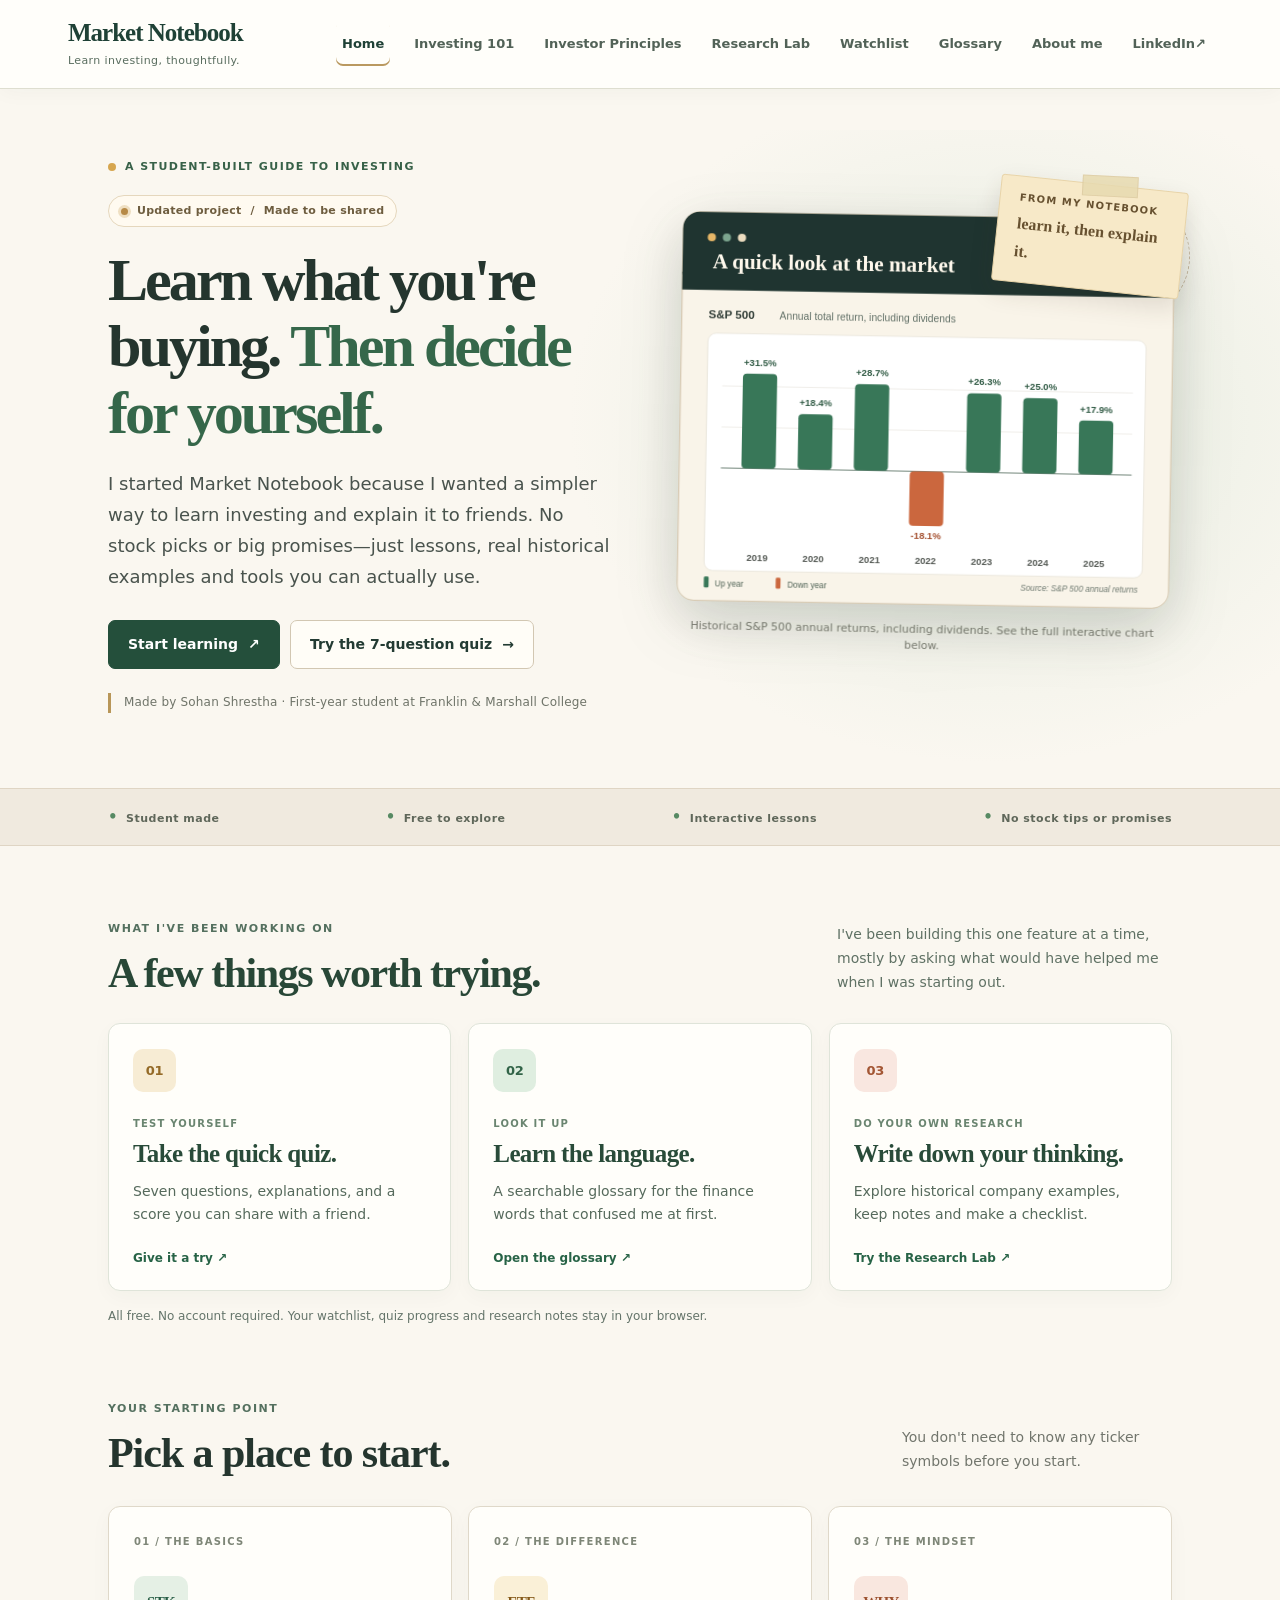
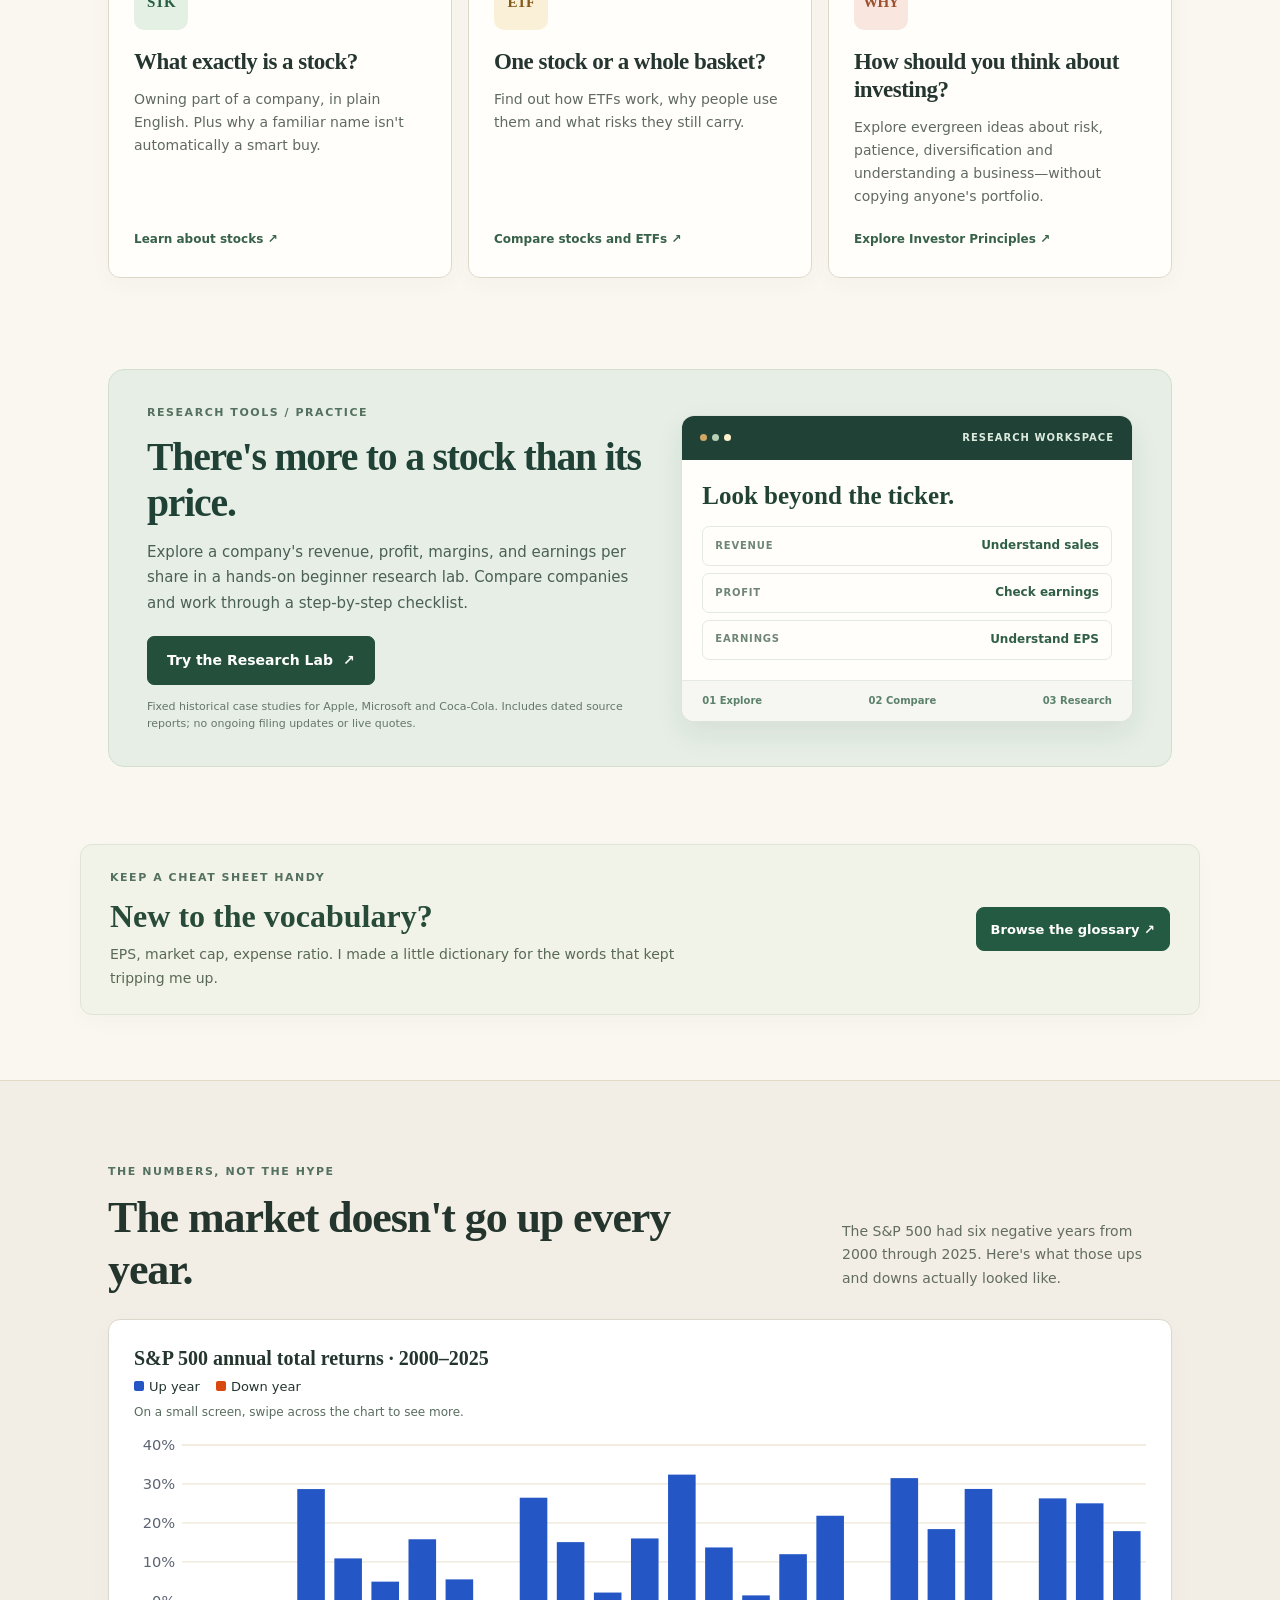
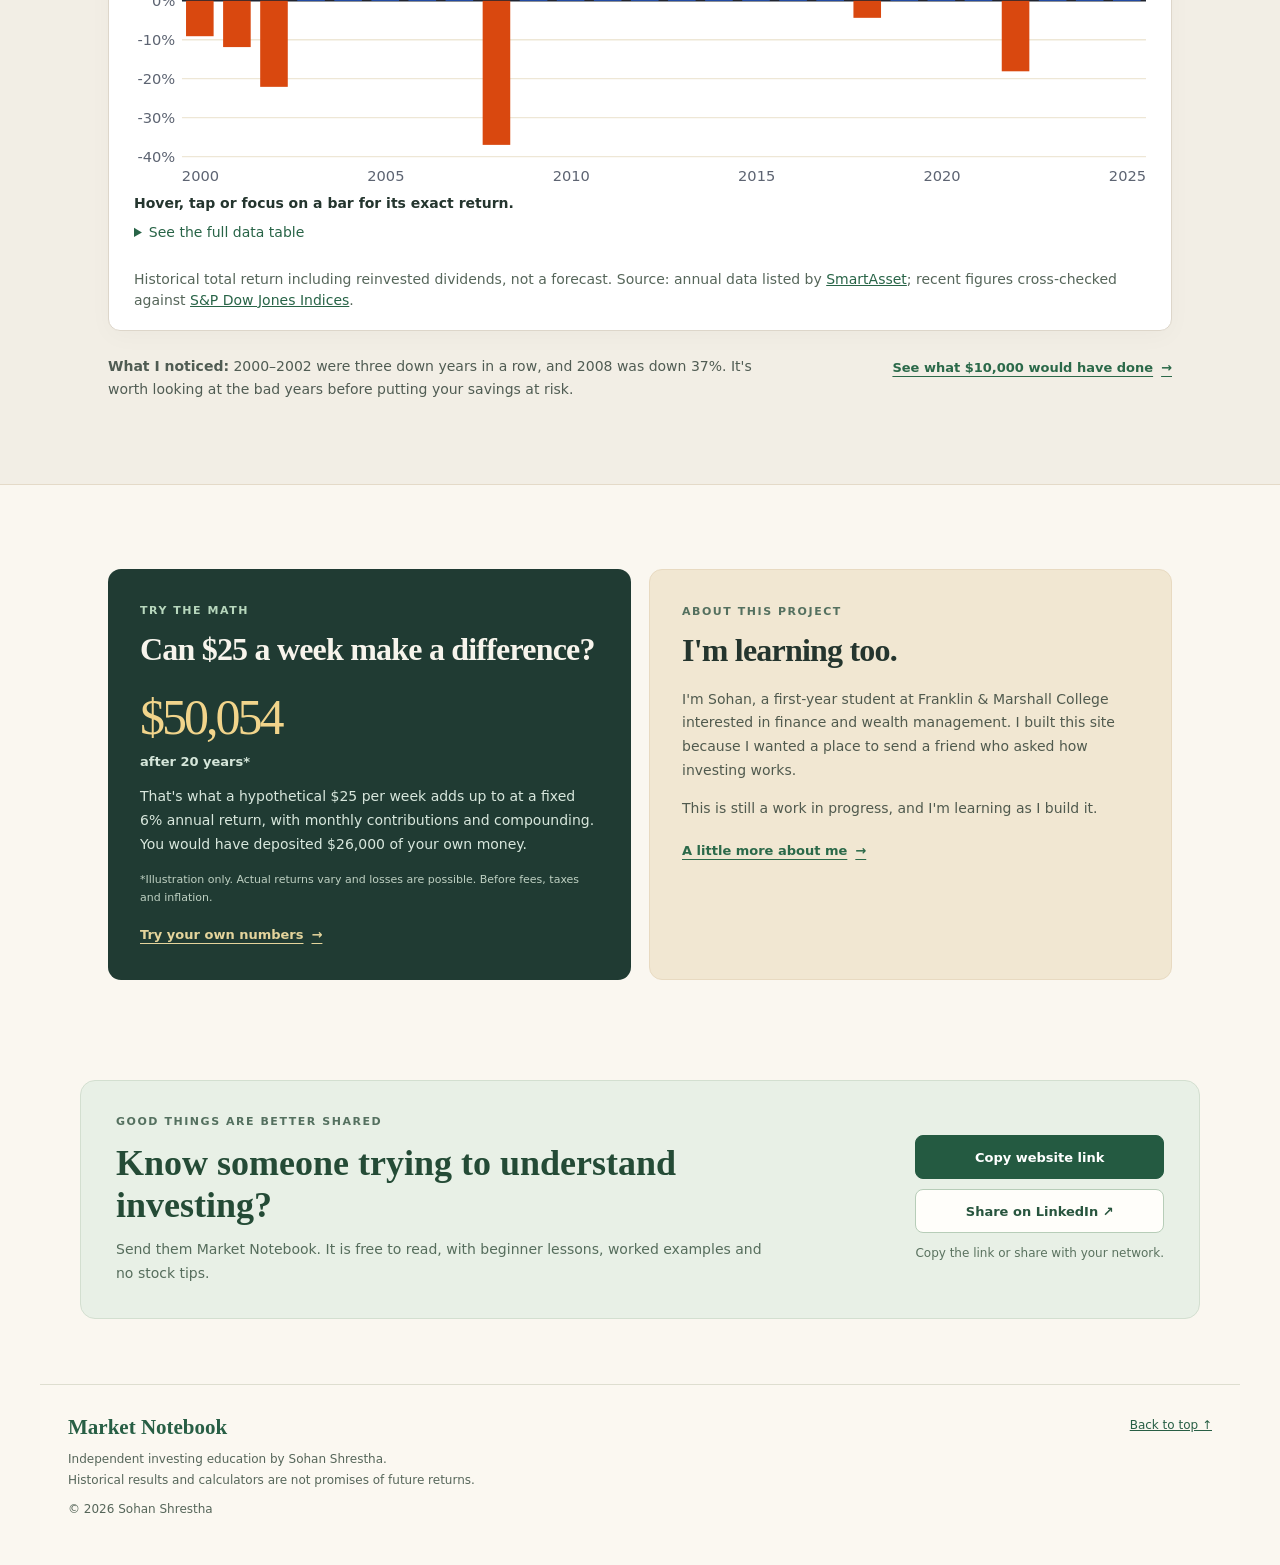
<file: index.html>
<!doctype html>
<html lang="en">
<head>
  <meta charset="utf-8">
  <meta name="viewport" content="width=device-width,initial-scale=1">
  <meta name="theme-color" content="#faf7f0">
  <title>Market Notebook | Learn Investing Without the Hype</title>
  <meta name="description" content="A free, student-built investing guide with a quick quiz, plain-English glossary, calculators and historical company research. Learn the basics without stock tips or hype.">
  <meta property="og:type" content="website">
  <meta property="og:site_name" content="Market Notebook">
  <meta property="og:title" content="Market Notebook | Investing for College Students">
  <meta property="og:description" content="A college freshman’s investing project: learn the basics, take the quiz, explore company case studies and build your own watchlist. Free, no hype.">
  <meta property="og:url" content="https://sohan660.github.io/Market-Notebook/">
  <meta name="twitter:card" content="summary_large_image">
  <link rel="canonical" href="https://sohan660.github.io/Market-Notebook/">
  <link rel="icon" href="favicon.svg" type="image/svg+xml">
  <link rel="stylesheet" href="styles.css">
  <script defer src="script.js"></script><script defer src="share.js"></script>
<link rel="stylesheet" href="site.css"><link rel="stylesheet" href="features.css">

<!-- Social media preview -->
<meta property="og:image" content="https://sohan660.github.io/Market-Notebook/social-preview.png">
<meta property="og:image:width" content="1200">
<meta property="og:image:height" content="630">
<meta name="twitter:image" content="https://sohan660.github.io/Market-Notebook/social-preview.png">
<meta property="og:image:alt" content="Market Notebook, a beginner investing guide built by a college student">
<script defer src="nav.js"></script>
<link rel="stylesheet" href="enhancements.css">
<link rel="stylesheet" href="refresh.css">
</head>
<body class="home-page"><a class="skip-link" href="#main-content">Skip to content</a>
<header class="site-header"><nav class="site-nav" aria-label="Main navigation"><a class="site-brand" href="index.html">Market Notebook<span>Learn investing, thoughtfully.</span></a><button type="button" class="mobile-menu-toggle" aria-controls="site-links" aria-expanded="false" aria-label="Open navigation" hidden><span class="menu-label">Menu</span><span aria-hidden="true">☰</span></button><div class="site-links" id="site-links"><a href="index.html" aria-current="page">Home</a><a href="start.html">Investing 101</a><a href="investors.html">Investor Principles</a><a href="research.html">Research Lab</a><a href="watchlist.html">Watchlist</a><a href="glossary.html">Glossary</a><a href="about.html">About me</a><a href="https://www.linkedin.com/in/sohvn/" target="_blank" rel="noopener noreferrer">LinkedIn <span aria-hidden="true">↗</span></a></div></nav></header>
<main id="main-content" tabindex="-1">
  <noscript><div class="wrap"><div class="note"><b>JavaScript is disabled.</b> The market chart below needs JavaScript, but the lessons, linked sources and research are still available.</div></div></noscript>

  <section class="home-hero home-container" aria-labelledby="home-title">
    <div class="home-hero-copy">
      <p class="home-kicker"><span class="home-kicker-dot" aria-hidden="true"></span> A STUDENT-BUILT GUIDE TO INVESTING</p>
      <div class="home-release-stamp"><span class="release-dot" aria-hidden="true"></span> Updated project <span aria-hidden="true">/</span> Made to be shared</div>
      <h1 id="home-title">Learn what you're buying. <em>Then decide for yourself.</em></h1>
      <p class="home-lead">I started Market Notebook because I wanted a simpler way to learn investing and explain it to friends. No stock picks or big promises—just lessons, real historical examples and tools you can actually use.</p>
      <div class="home-actions">
        <a class="home-button home-button-primary" href="start.html">Start learning <span aria-hidden="true">↗</span></a>
        <a class="home-button home-button-secondary" href="start.html#quiz-section">Try the 7-question quiz <span aria-hidden="true">→</span></a>
      </div>
      <p class="home-byline">Made by Sohan Shrestha <span aria-hidden="true">·</span> First-year student at Franklin &amp; Marshall College</p>
    </div>
    <div class="home-hero-art">
      <div class="home-visual-note" aria-hidden="true"><span>from my notebook</span><strong>learn it, then explain it.</strong></div>
      <figure class="home-visual">
        <img src="homepage-graphic.svg" width="720" height="570" alt="An illustrated chart showing real S&amp;P 500 annual returns for 2019 through 2025. Most years are green, but 2022 is orange at negative 18.1 percent." fetchpriority="high">
        <figcaption>Historical S&amp;P 500 annual returns, including dividends. See the full interactive chart below.</figcaption>
      </figure>
    </div>
  </section>

  <section class="home-intro-band" aria-label="About the guide">
    <div class="home-container home-band-inner">
      <span>Student made</span><span>Free to explore</span><span>Interactive lessons</span><span>No stock tips or promises</span>
    </div>
  </section>

  <section class="home-container home-updated" id="explore" aria-labelledby="home-updated-heading">
    <div class="home-updated-top">
      <div><span class="home-overline">WHAT I'VE BEEN WORKING ON</span><h2 id="home-updated-heading">A few things worth trying.</h2></div>
      <p>I've been building this one feature at a time, mostly by asking what would have helped me when I was starting out.</p>
    </div>
    <div class="home-update-grid">
      <a class="home-update-card" href="start.html#quiz-section">
        <span class="update-icon update-icon-amber" aria-hidden="true">01</span>
        <span class="update-tag">TEST YOURSELF</span>
        <h3>Take the quick quiz.</h3>
        <p>Seven questions, explanations, and a score you can share with a friend.</p>
        <span class="update-link">Give it a try <span aria-hidden="true">↗</span></span>
      </a>
      <a class="home-update-card" href="glossary.html">
        <span class="update-icon" aria-hidden="true">02</span>
        <span class="update-tag">LOOK IT UP</span>
        <h3>Learn the language.</h3>
        <p>A searchable glossary for the finance words that confused me at first.</p>
        <span class="update-link">Open the glossary <span aria-hidden="true">↗</span></span>
      </a>
      <a class="home-update-card" href="research.html?company=aapl&amp;tab=notes">
        <span class="update-icon update-icon-rust" aria-hidden="true">03</span>
        <span class="update-tag">DO YOUR OWN RESEARCH</span>
        <h3>Write down your thinking.</h3>
        <p>Explore historical company examples, keep notes and make a checklist.</p>
        <span class="update-link">Try the Research Lab <span aria-hidden="true">↗</span></span>
      </a>
    </div>
    <p class="home-update-foot">All free. No account required. Your watchlist, quiz progress and research notes stay in your browser.</p>
  </section>

  <section class="home-container home-learn" aria-labelledby="home-learn-title">
    <div class="home-section-heading">
      <div><span class="home-overline">YOUR STARTING POINT</span><h2 id="home-learn-title">Pick a place to start.</h2></div>
      <p>You don't need to know any ticker symbols before you start.</p>
    </div>
    <div class="home-lessons">
      <a class="home-lesson" href="start.html#stocks">
        <span class="home-lesson-number">01 / THE BASICS</span>
        <span class="home-lesson-symbol" aria-hidden="true">STK</span>
        <h3>What exactly is a stock?</h3>
        <p>Owning part of a company, in plain English. Plus why a familiar name isn't automatically a smart buy.</p>
        <span class="home-linkline">Learn about stocks <span aria-hidden="true">↗</span></span>
      </a>
      <a class="home-lesson" href="start.html#difference">
        <span class="home-lesson-number">02 / THE DIFFERENCE</span>
        <span class="home-lesson-symbol home-lesson-symbol-amber" aria-hidden="true">ETF</span>
        <h3>One stock or a whole basket?</h3>
        <p>Find out how ETFs work, why people use them and what risks they still carry.</p>
        <span class="home-linkline">Compare stocks and ETFs <span aria-hidden="true">↗</span></span>
      </a>
      <a class="home-lesson" href="investors.html">
        <span class="home-lesson-number">03 / THE MINDSET</span>
        <span class="home-lesson-symbol home-lesson-symbol-terracotta" aria-hidden="true">WHY</span>
        <h3>How should you think about investing?</h3>
        <p>Explore evergreen ideas about risk, patience, diversification and understanding a business—without copying anyone's portfolio.</p>
        <span class="home-linkline">Explore Investor Principles <span aria-hidden="true">↗</span></span>
      </a>
    </div>
  </section>

  <section class="home-container home-lab-promo" aria-labelledby="home-lab-title">
    <div class="home-lab-promo-copy">
      <span class="home-overline">RESEARCH TOOLS / PRACTICE</span>
      <h2 id="home-lab-title">There's more to a stock than its price.</h2>
      <p>Explore a company's revenue, profit, margins, and earnings per share in a hands-on beginner research lab. Compare companies and work through a step-by-step checklist.</p>
      <a class="home-button home-button-primary" href="research.html">Try the Research Lab <span aria-hidden="true">↗</span></a>
      <p class="home-lab-promo-note">Fixed historical case studies for Apple, Microsoft and Coca-Cola. Includes dated source reports; no ongoing filing updates or live quotes.</p>
    </div>
    <div class="home-lab-mini" aria-hidden="true">
      <div class="home-lab-mini-top"><span class="home-lab-mini-dots"><i></i><i></i><i></i></span><span>RESEARCH WORKSPACE</span></div>
      <div class="home-lab-mini-title">Look beyond the ticker.</div>
      <div class="home-lab-mini-grid"><span>REVENUE <b>Understand sales</b></span><span>PROFIT <b>Check earnings</b></span><span>EARNINGS <b>Understand EPS</b></span></div>
      <div class="home-lab-mini-bottom"><span>01 Explore</span><span>02 Compare</span><span>03 Research</span></div>
    </div>
  </section>

  <section class="home-container home-glossary-cta" aria-labelledby="glossary-teaser-title">
  <div><span class="home-overline">KEEP A CHEAT SHEET HANDY</span><h2 id="glossary-teaser-title">New to the vocabulary?</h2><p>EPS, market cap, expense ratio. I made a little dictionary for the words that kept tripping me up.</p></div>
  <a class="feature-btn primary" href="glossary.html">Browse the glossary ↗</a>
</section>
<section class="home-market-wrap" id="market-history" aria-labelledby="home-market-title">
    <div class="home-container">
      <div class="home-market-top">
        <div><span class="home-overline">THE NUMBERS, NOT THE HYPE</span><h2 id="home-market-title">The market doesn't go up every year.</h2></div>
        <p>The S&amp;P 500 had six negative years from 2000 through 2025. Here's what those ups and downs actually looked like.</p>
      </div>
      <figure class="chart home-chart" data-chart="sp">
        <h3>S&amp;P 500 annual total returns · 2000–2025</h3>
        <div class="legend"></div>
        <p class="chart-scroll-hint">On a small screen, swipe across the chart to see more.</p><div class="plot" tabindex="0" role="region" aria-label="Scrollable chart"></div>
        <div class="readout" role="status" aria-live="polite">Hover, tap or focus on a bar for its exact return.</div>
        <details><summary>See the full data table</summary><div class="tbl"></div></details>
        <figcaption>Historical total return including reinvested dividends, not a forecast. Source: annual data listed by <a href="https://smartasset.com/investing/sp-500-average-annual-return" target="_blank" rel="noopener noreferrer">SmartAsset</a>; recent figures cross-checked against <a href="https://www.spglobal.com/spdji/en/commentary/article/us-equities-market-attributes" target="_blank" rel="noopener noreferrer">S&amp;P Dow Jones Indices</a>.</figcaption>
      </figure>
      <div class="home-market-foot">
        <p><strong>What I noticed:</strong> 2000–2002 were three down years in a row, and 2008 was down 37%. It's worth looking at the bad years before putting your savings at risk.</p>
        <a href="start.html#market" class="home-inline-link">See what $10,000 would have done <span aria-hidden="true">→</span></a>
      </div>
    </div>
  </section>

  <section class="home-container home-bottom" aria-label="Explore investing further">
    <div class="home-math-card">
      <span class="home-overline">TRY THE MATH</span>
      <h2>Can $25 a week make a difference?</h2>
      <p class="home-number">$50,054<span> after 20 years*</span></p>
      <p>That's what a hypothetical $25 per week adds up to at a fixed 6% annual return, with monthly contributions and compounding. You would have deposited $26,000 of your own money.</p>
      <p class="home-footnote">*Illustration only. Actual returns vary and losses are possible. Before fees, taxes and inflation.</p>
      <a href="start.html#compounding" class="home-inline-link">Try your own numbers <span aria-hidden="true">→</span></a>
    </div>
    <div class="home-author-card">
      <span class="home-overline">ABOUT THIS PROJECT</span>
      <h2>I'm learning too.</h2>
      <p>I'm Sohan, a first-year student at Franklin &amp; Marshall College interested in finance and wealth management. I built this site because I wanted a place to send a friend who asked how investing works.</p>
      <p>This is still a work in progress, and I'm learning as I build it.</p>
      <a href="about.html" class="home-inline-link">A little more about me <span aria-hidden="true">→</span></a>
    </div>
  </section>

  <section class="home-container share-invite" aria-labelledby="share-site-heading">
  <div><span class="home-overline">GOOD THINGS ARE BETTER SHARED</span><h2 id="share-site-heading">Know someone trying to understand investing?</h2><p>Send them Market Notebook. It is free to read, with beginner lessons, worked examples and no stock tips.</p></div>
  <div class="share-actions"><button type="button" class="feature-btn primary" id="copy-site-link">Copy website link</button><a class="feature-btn" href="https://www.linkedin.com/sharing/share-offsite/?url=https%3A%2F%2Fsohan660.github.io%2FMarket-Notebook%2F" target="_blank" rel="noopener noreferrer">Share on LinkedIn ↗</a><p role="status" aria-live="polite" id="share-status">Copy the link or share with your network.</p></div>
</section>
</main>
<footer class="site-footer"><div><a class="footer-brand" href="index.html">Market Notebook</a><p>Independent investing education by Sohan Shrestha.<br>Historical results and calculators are not promises of future returns.</p><span>© 2026 Sohan Shrestha</span></div><a href="#main-content">Back to top ↑</a></footer>
</body>
</html>
</file>
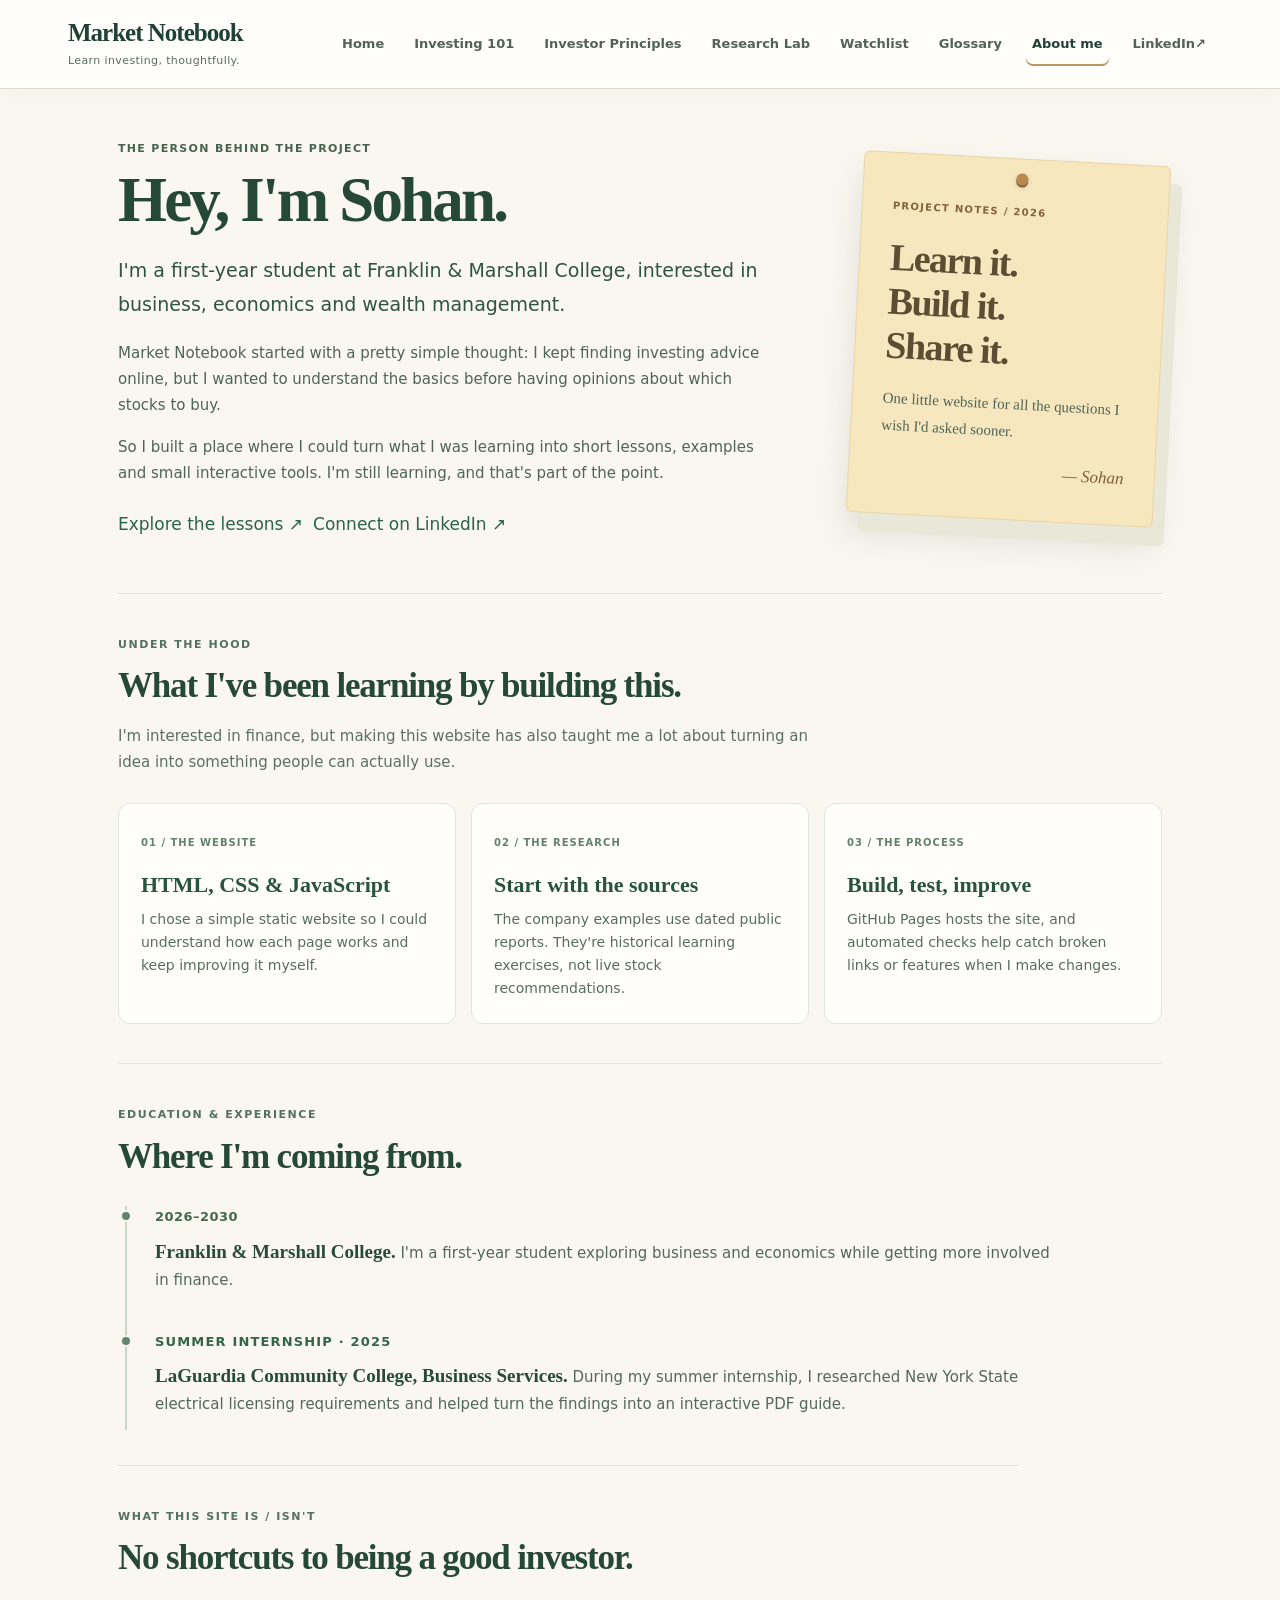
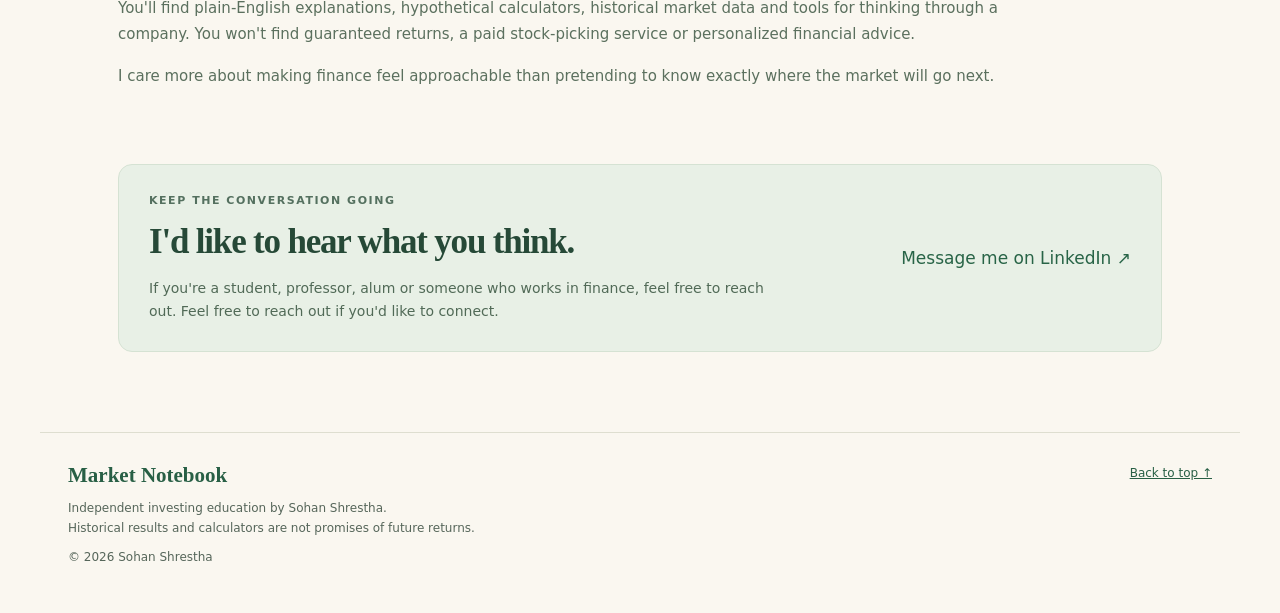
<file: about.html>
<!doctype html>
<html lang="en">
<head>
  <meta charset="utf-8">
  <meta name="viewport" content="width=device-width, initial-scale=1">

  <title>About the Student Behind Market Notebook | Sohan Shrestha</title>

  <meta name="description" content="Meet the first-year college student behind Market Notebook. How I built a free investing guide with HTML, CSS, JavaScript, historical research and GitHub Pages.">

  <link rel="icon" href="favicon.svg" type="image/svg+xml">
  <link rel="stylesheet" href="styles.css">
  
<link rel="canonical" href="https://sohan660.github.io/Market-Notebook/about.html"><link rel="stylesheet" href="site.css">

<!-- Social media preview -->
<meta property="og:type" content="website">
<meta property="og:title" content="About Sohan | Market Notebook">
<meta property="og:description" content="The story behind a free investing project built by a first-year college student.">
<meta property="og:url" content="https://sohan660.github.io/Market-Notebook/about.html">
<meta property="og:image" content="https://sohan660.github.io/Market-Notebook/social-preview.png">
<meta property="og:image:width" content="1200">
<meta property="og:image:height" content="630">
<meta name="twitter:card" content="summary_large_image">
<meta name="twitter:image" content="https://sohan660.github.io/Market-Notebook/social-preview.png">
<script defer src="nav.js"></script>
<link rel="stylesheet" href="enhancements.css">
<link rel="stylesheet" href="refresh.css">
</head>

<body class="reading-page about-page"><a class="skip-link" href="#main-content">Skip to content</a>

<header class="site-header"><nav class="site-nav" aria-label="Main navigation"><a class="site-brand" href="index.html">Market Notebook<span>Learn investing, thoughtfully.</span></a><button type="button" class="mobile-menu-toggle" aria-controls="site-links" aria-expanded="false" aria-label="Open navigation" hidden><span class="menu-label">Menu</span><span aria-hidden="true">☰</span></button><div class="site-links" id="site-links"><a href="index.html">Home</a><a href="start.html">Investing 101</a><a href="investors.html">Investor Principles</a><a href="research.html">Research Lab</a><a href="watchlist.html">Watchlist</a><a href="glossary.html">Glossary</a><a href="about.html" aria-current="page">About me</a><a href="https://www.linkedin.com/in/sohvn/" target="_blank" rel="noopener noreferrer">LinkedIn <span aria-hidden="true">↗</span></a></div></nav></header>

<main class="wrap about-wrap" id="main-content" tabindex="-1">
<section class="about-hero">
  <div class="about-hero-copy">
    <p class="eyebrow">THE PERSON BEHIND THE PROJECT</p>
    <h1>Hey, I'm Sohan.</h1>
    <p class="lead">I'm a first-year student at Franklin &amp; Marshall College, interested in business, economics and wealth management.</p>
    <p>Market Notebook started with a pretty simple thought: I kept finding investing advice online, but I wanted to understand the basics before having opinions about which stocks to buy.</p>
    <p>So I built a place where I could turn what I was learning into short lessons, examples and small interactive tools. I'm still learning, and that's part of the point.</p>
    <div class="about-hero-links"><a class="feature-btn primary" href="start.html">Explore the lessons ↗</a><a class="feature-btn" href="https://www.linkedin.com/in/sohvn/" target="_blank" rel="noopener noreferrer">Connect on LinkedIn ↗</a></div>
  </div>
  <aside class="about-desk-note" aria-label="About this project">
    <span class="note-pin" aria-hidden="true"></span>
    <span class="about-note-label">PROJECT NOTES / 2026</span>
    <h2>Learn it.<br>Build it.<br>Share it.</h2>
    <p>One little website for all the questions I wish I'd asked sooner.</p>
    <span class="about-signed">— Sohan</span>
  </aside>
</section>
<section class="about-approach" aria-labelledby="how-built-heading">
  <div class="about-section-heading"><span class="home-overline">UNDER THE HOOD</span><h2 id="how-built-heading">What I've been learning by building this.</h2><p>I'm interested in finance, but making this website has also taught me a lot about turning an idea into something people can actually use.</p></div>
  <div class="about-build-grid">
    <article><span>01 / THE WEBSITE</span><h3>HTML, CSS &amp; JavaScript</h3><p>I chose a simple static website so I could understand how each page works and keep improving it myself.</p></article>
    <article><span>02 / THE RESEARCH</span><h3>Start with the sources</h3><p>The company examples use dated public reports. They're historical learning exercises, not live stock recommendations.</p></article>
    <article><span>03 / THE PROCESS</span><h3>Build, test, improve</h3><p>GitHub Pages hosts the site, and automated checks help catch broken links or features when I make changes.</p></article>
  </div>
</section>
<section class="about-background" aria-labelledby="about-background-heading">
  <span class="home-overline">EDUCATION &amp; EXPERIENCE</span>
  <h2 id="about-background-heading">Where I'm coming from.</h2>
  <ol class="about-timeline" aria-label="Education and internship experience">
    <li class="about-timeline-entry">
      <span class="about-timeline-date">2026–2030</span>
      <p><strong>Franklin &amp; Marshall College.</strong> I'm a first-year student exploring business and economics while getting more involved in finance.</p>
    </li>
    <li class="about-timeline-entry about-timeline-internship">
      <span class="about-timeline-date">SUMMER INTERNSHIP · 2025</span>
      <p><strong>LaGuardia Community College, Business Services.</strong> During my summer internship, I researched New York State electrical licensing requirements and helped turn the findings into an interactive PDF guide.</p>
    </li>
  </ol>
</section>
<section class="about-values" aria-labelledby="about-values-heading">
  <span class="home-overline">WHAT THIS SITE IS / ISN'T</span><h2 id="about-values-heading">No shortcuts to being a good investor.</h2>
  <p>You'll find plain-English explanations, hypothetical calculators, historical market data and tools for thinking through a company. You won't find guaranteed returns, a paid stock-picking service or personalized financial advice.</p>
  <p>I care more about making finance feel approachable than pretending to know exactly where the market will go next.</p>
</section>
<section class="about-contact" id="contact" aria-labelledby="about-contact-heading">
  <div><span class="home-overline">KEEP THE CONVERSATION GOING</span><h2 id="about-contact-heading">I'd like to hear what you think.</h2><p>If you're a student, professor, alum or someone who works in finance, feel free to reach out. Feel free to reach out if you'd like to connect.</p></div>
  <div class="about-contact-links"><a class="feature-btn primary" href="https://www.linkedin.com/in/sohvn/" target="_blank" rel="noopener noreferrer">Message me on LinkedIn ↗</a></div>
</section>
</main>

<footer class="site-footer"><div><a class="footer-brand" href="index.html">Market Notebook</a><p>Independent investing education by Sohan Shrestha.<br>Historical results and calculators are not promises of future returns.</p><span>© 2026 Sohan Shrestha</span></div><a href="#main-content">Back to top ↑</a></footer>

</body>
</html>
</file>
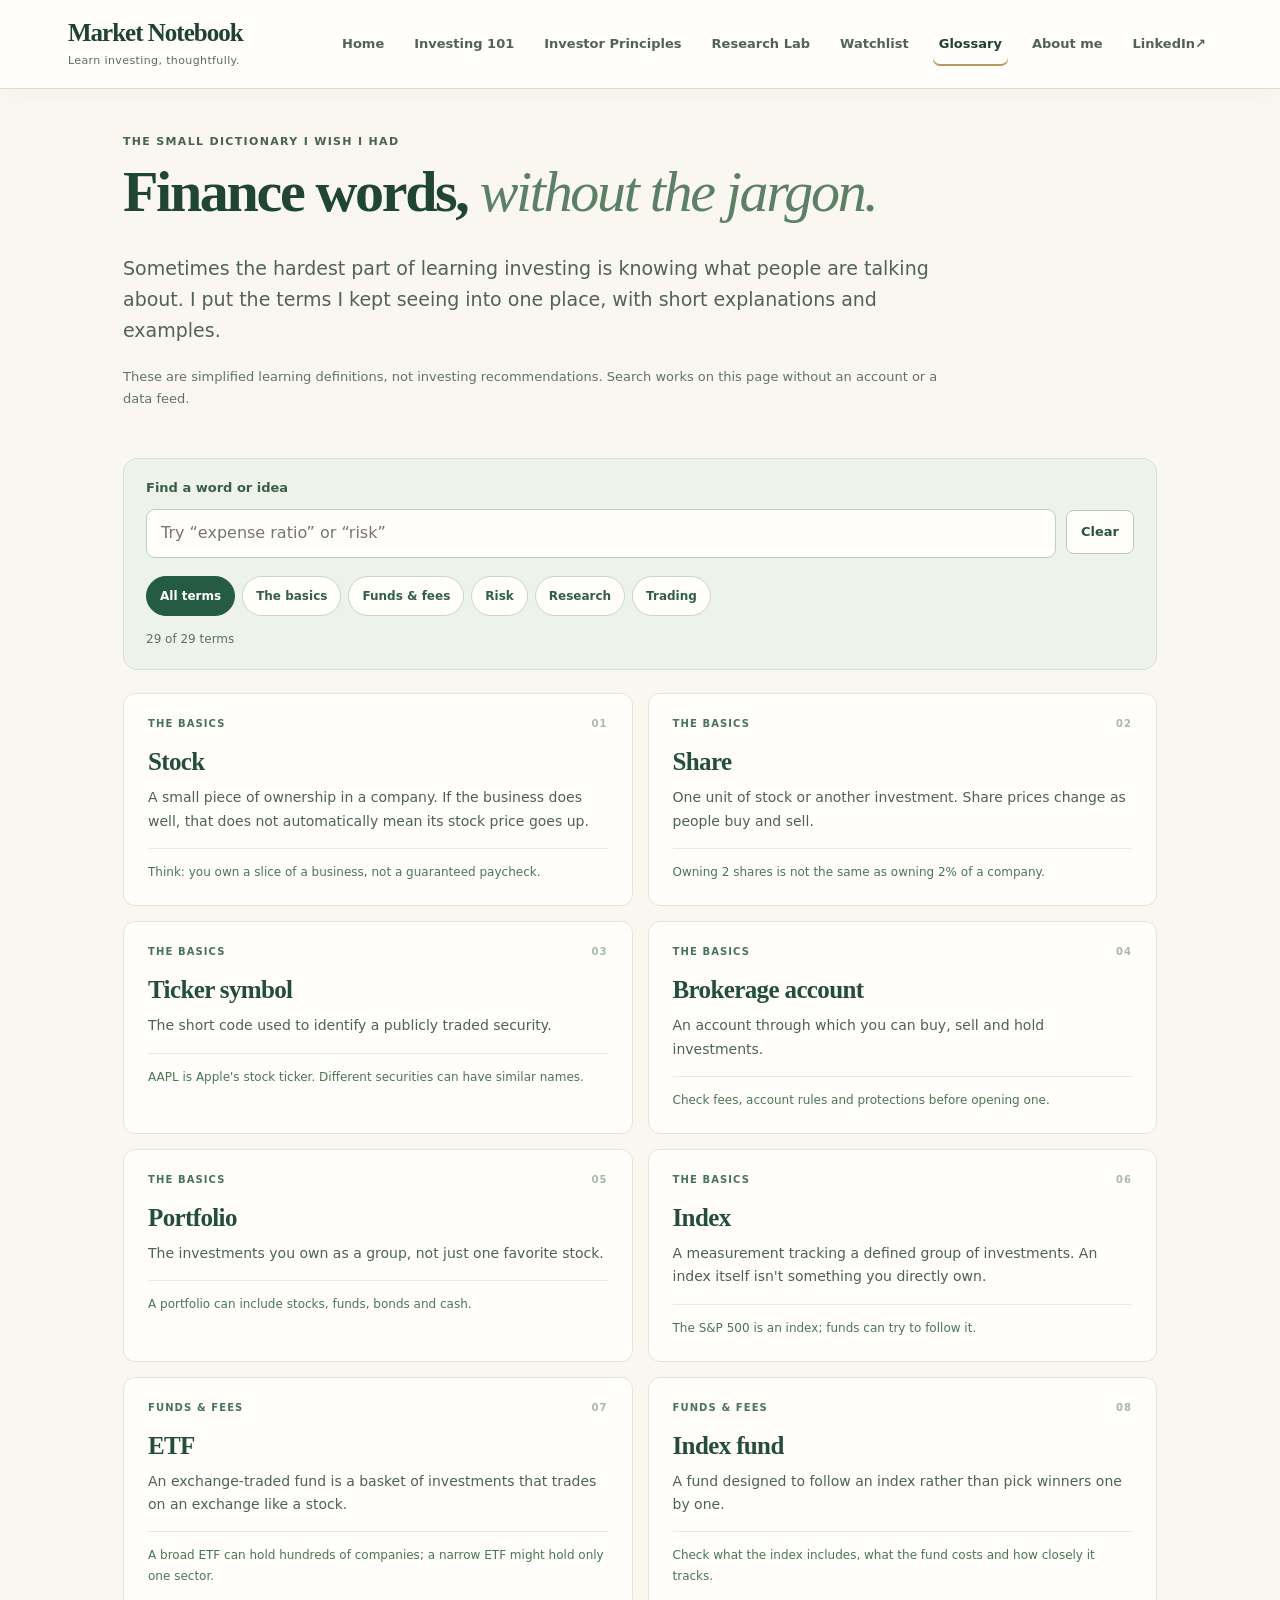
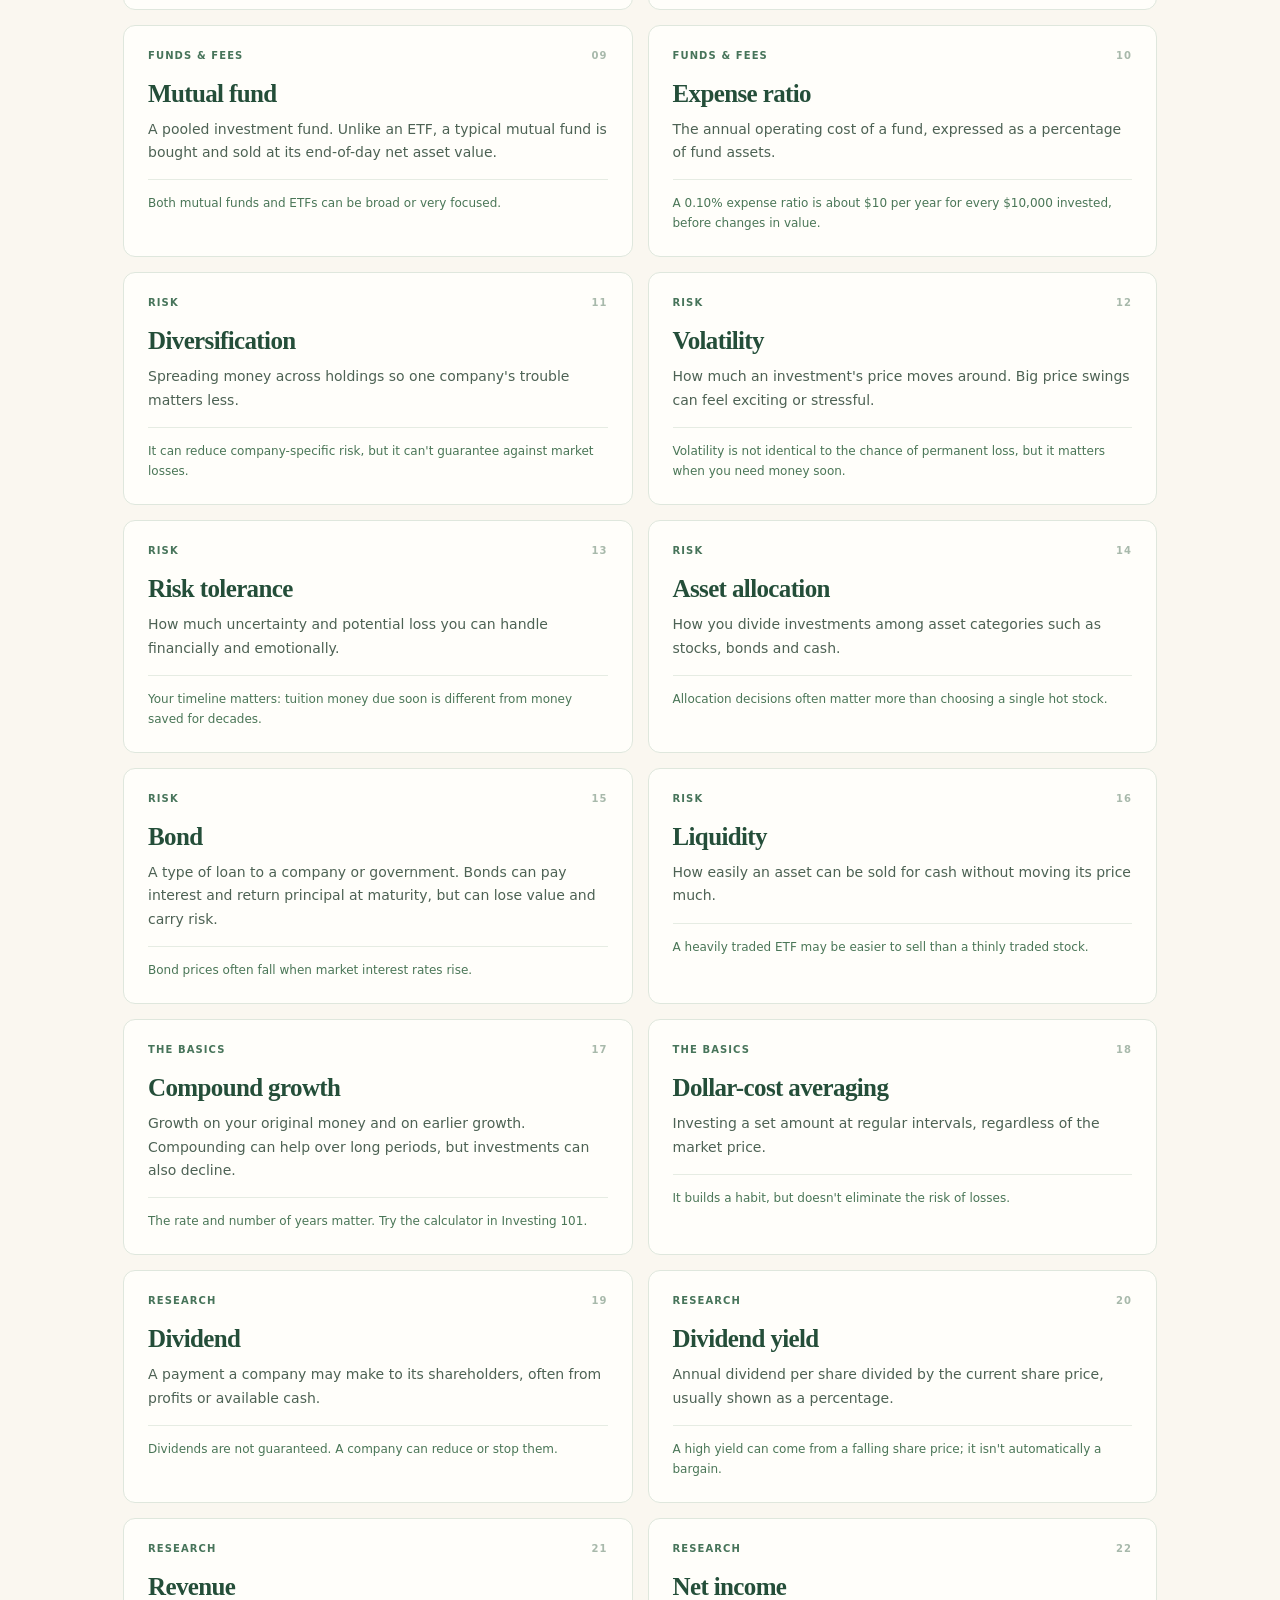
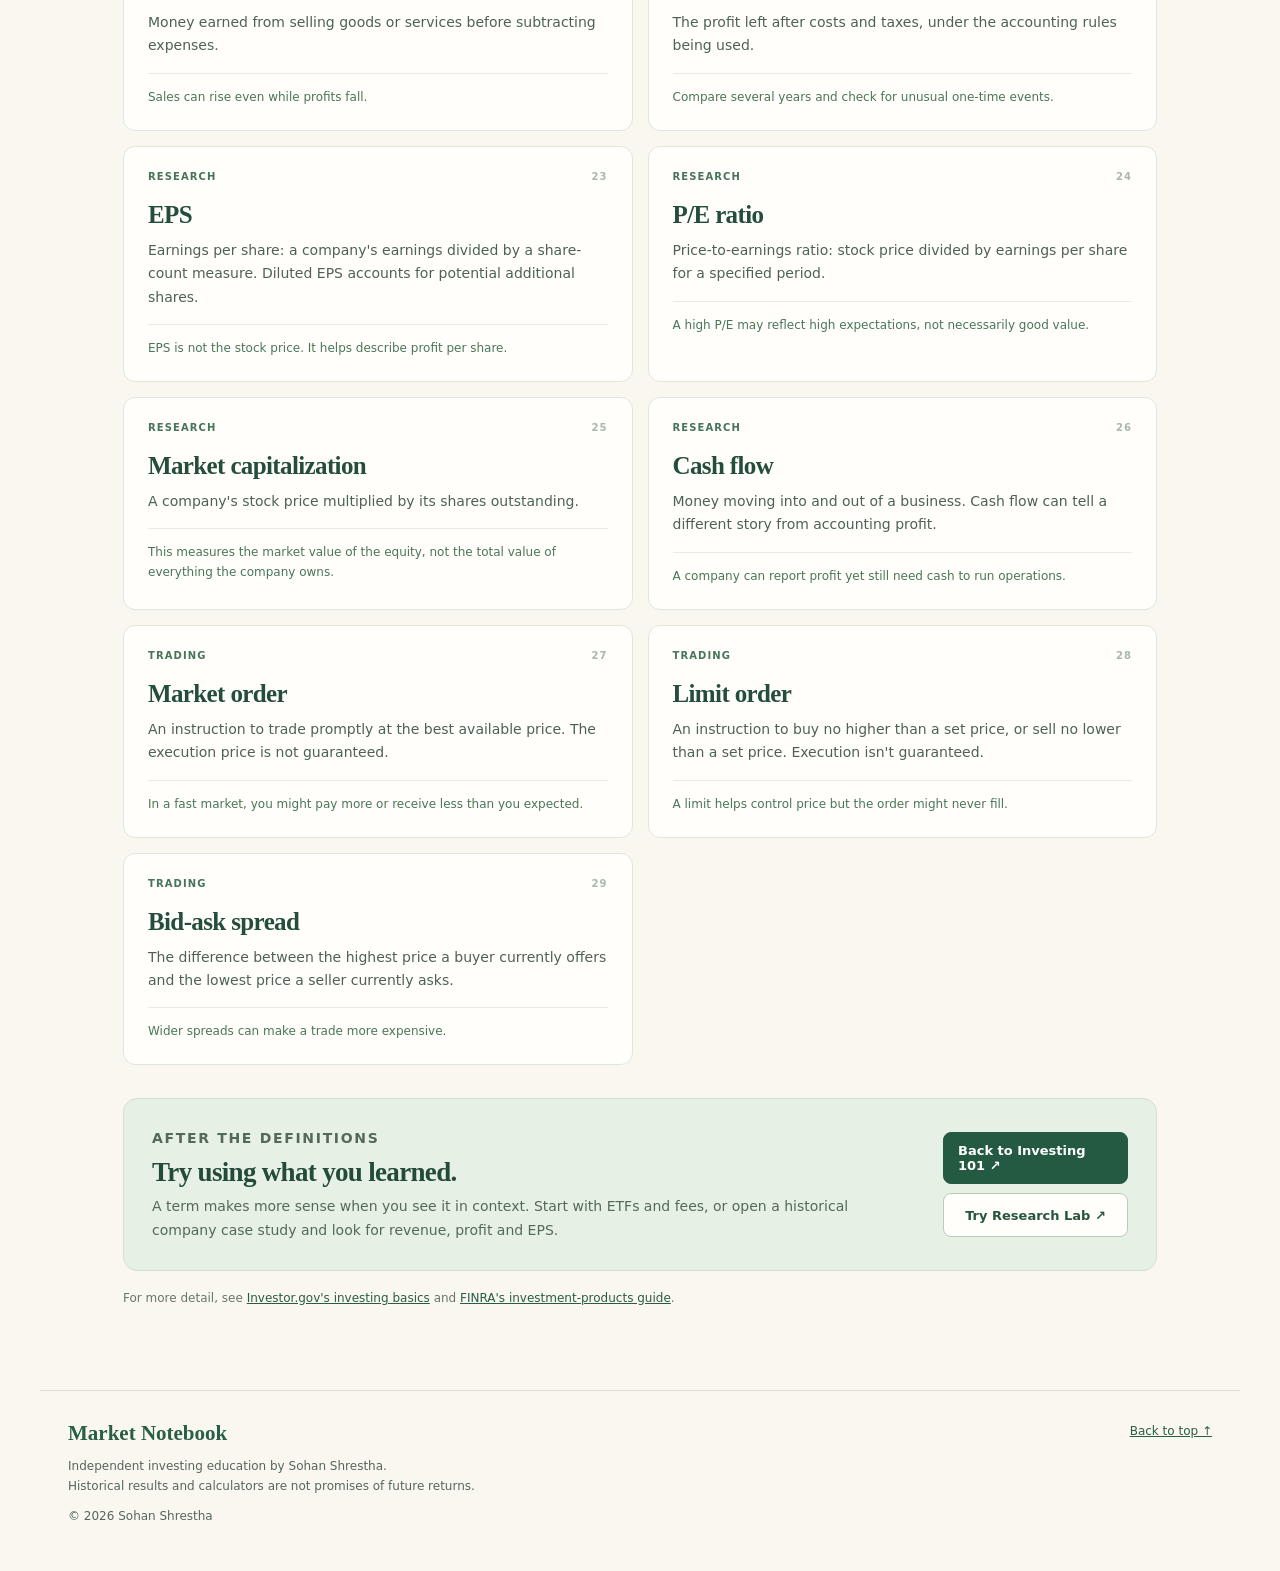
<file: glossary.html>
<!doctype html>
<html lang="en">
<head>
<meta charset="utf-8"><meta name="viewport" content="width=device-width,initial-scale=1"><meta name="theme-color" content="#faf7f0">
<title>Investing Glossary | Market Notebook</title>
<meta name="description" content="Plain-English explanations of stocks, ETFs, market cap, P/E, expense ratios, investing risk and more. Made for beginners, not finance insiders.">
<link rel="canonical" href="https://sohan660.github.io/Market-Notebook/glossary.html"><link rel="icon" href="favicon.svg" type="image/svg+xml">
<link rel="stylesheet" href="styles.css"><link rel="stylesheet" href="site.css"><link rel="stylesheet" href="features.css">
<script defer src="nav.js"></script><script defer src="glossary.js"></script>
<meta property="og:type" content="website"><meta property="og:title" content="The Investing Glossary | Market Notebook"><meta property="og:description" content="Finance words in plain English, without the hype.">
<meta property="og:url" content="https://sohan660.github.io/Market-Notebook/glossary.html"><meta property="og:image" content="https://sohan660.github.io/Market-Notebook/social-preview.png">
<meta property="og:image:width" content="1200"><meta property="og:image:height" content="630">
<meta name="twitter:card" content="summary_large_image"><meta name="twitter:image" content="https://sohan660.github.io/Market-Notebook/social-preview.png">
<link rel="stylesheet" href="enhancements.css">
<link rel="stylesheet" href="refresh.css">
</head>
<body class="reading-page glossary-page">
<a class="skip-link" href="#main-content">Skip to content</a>
<header class="site-header"><nav class="site-nav" aria-label="Main navigation"><a class="site-brand" href="index.html">Market Notebook<span>Learn investing, thoughtfully.</span></a><button type="button" class="mobile-menu-toggle" aria-controls="site-links" aria-expanded="false" aria-label="Open navigation" hidden><span class="menu-label">Menu</span><span aria-hidden="true">☰</span></button><div class="site-links" id="site-links"><a href="index.html">Home</a><a href="start.html">Investing 101</a><a href="investors.html">Investor Principles</a><a href="research.html">Research Lab</a><a href="watchlist.html">Watchlist</a><a href="glossary.html" aria-current="page">Glossary</a><a href="about.html">About me</a><a href="https://www.linkedin.com/in/sohvn/" target="_blank" rel="noopener noreferrer">LinkedIn <span aria-hidden="true">↗</span></a></div></nav></header>
<main id="main-content" class="wrap" tabindex="-1">
<section class="glossary-hero"><p class="eyebrow">THE SMALL DICTIONARY I WISH I HAD</p>
<h1>Finance words, <em>without the jargon.</em></h1>
<p class="lead">Sometimes the hardest part of learning investing is knowing what people are talking about. I put the terms I kept seeing into one place, with short explanations and examples.</p>
<p class="glossary-fineprint">These are simplified learning definitions, not investing recommendations. Search works on this page without an account or a data feed.</p>
</section>
<section class="glossary-tools" aria-label="Find a term">
<div class="glossary-search-row"><label for="glossary-search">Find a word or idea</label><div class="glossary-search-controls"><input id="glossary-search" type="search" placeholder="Try “expense ratio” or “risk”" autocomplete="off" aria-controls="glossary-list"><button type="button" id="glossary-clear" class="feature-btn">Clear</button></div></div>
<div class="glossary-categories" role="group" aria-label="Filter by category">
<button type="button" data-glossary-category="all" aria-pressed="true">All terms</button><button type="button" data-glossary-category="basics" aria-pressed="false">The basics</button><button type="button" data-glossary-category="funds" aria-pressed="false">Funds &amp; fees</button><button type="button" data-glossary-category="risk" aria-pressed="false">Risk</button><button type="button" data-glossary-category="research" aria-pressed="false">Research</button><button type="button" data-glossary-category="trading" aria-pressed="false">Trading</button>
</div>
<p class="glossary-count" id="glossary-count" role="status" aria-live="polite">29 of 29 terms</p></section>
<div id="glossary-list" class="glossary-grid"><article class="glossary-term" id="term-1" data-category="basics" data-keywords="shares equity">
<div class="glossary-card-top"><span>The basics</span><span class="glossary-card-index">01</span></div>
<h2>Stock</h2><p>A small piece of ownership in a company. If the business does well, that does not automatically mean its stock price goes up.</p><p class="glossary-example">Think: you own a slice of a business, not a guaranteed paycheck.</p></article>
<article class="glossary-term" id="term-2" data-category="basics" data-keywords="ownership">
<div class="glossary-card-top"><span>The basics</span><span class="glossary-card-index">02</span></div>
<h2>Share</h2><p>One unit of stock or another investment. Share prices change as people buy and sell.</p><p class="glossary-example">Owning 2 shares is not the same as owning 2% of a company.</p></article>
<article class="glossary-term" id="term-3" data-category="basics" data-keywords="ticker">
<div class="glossary-card-top"><span>The basics</span><span class="glossary-card-index">03</span></div>
<h2>Ticker symbol</h2><p>The short code used to identify a publicly traded security.</p><p class="glossary-example">AAPL is Apple's stock ticker. Different securities can have similar names.</p></article>
<article class="glossary-term" id="term-4" data-category="basics" data-keywords="broker">
<div class="glossary-card-top"><span>The basics</span><span class="glossary-card-index">04</span></div>
<h2>Brokerage account</h2><p>An account through which you can buy, sell and hold investments.</p><p class="glossary-example">Check fees, account rules and protections before opening one.</p></article>
<article class="glossary-term" id="term-5" data-category="basics" data-keywords="allocation">
<div class="glossary-card-top"><span>The basics</span><span class="glossary-card-index">05</span></div>
<h2>Portfolio</h2><p>The investments you own as a group, not just one favorite stock.</p><p class="glossary-example">A portfolio can include stocks, funds, bonds and cash.</p></article>
<article class="glossary-term" id="term-6" data-category="basics" data-keywords="benchmark sp500">
<div class="glossary-card-top"><span>The basics</span><span class="glossary-card-index">06</span></div>
<h2>Index</h2><p>A measurement tracking a defined group of investments. An index itself isn't something you directly own.</p><p class="glossary-example">The S&amp;P 500 is an index; funds can try to follow it.</p></article>
<article class="glossary-term" id="term-7" data-category="funds" data-keywords="exchange traded fund">
<div class="glossary-card-top"><span>Funds &amp; fees</span><span class="glossary-card-index">07</span></div>
<h2>ETF</h2><p>An exchange-traded fund is a basket of investments that trades on an exchange like a stock.</p><p class="glossary-example">A broad ETF can hold hundreds of companies; a narrow ETF might hold only one sector.</p></article>
<article class="glossary-term" id="term-8" data-category="funds" data-keywords="passive">
<div class="glossary-card-top"><span>Funds &amp; fees</span><span class="glossary-card-index">08</span></div>
<h2>Index fund</h2><p>A fund designed to follow an index rather than pick winners one by one.</p><p class="glossary-example">Check what the index includes, what the fund costs and how closely it tracks.</p></article>
<article class="glossary-term" id="term-9" data-category="funds" data-keywords="fund">
<div class="glossary-card-top"><span>Funds &amp; fees</span><span class="glossary-card-index">09</span></div>
<h2>Mutual fund</h2><p>A pooled investment fund. Unlike an ETF, a typical mutual fund is bought and sold at its end-of-day net asset value.</p><p class="glossary-example">Both mutual funds and ETFs can be broad or very focused.</p></article>
<article class="glossary-term" id="term-10" data-category="funds" data-keywords="fees costs">
<div class="glossary-card-top"><span>Funds &amp; fees</span><span class="glossary-card-index">10</span></div>
<h2>Expense ratio</h2><p>The annual operating cost of a fund, expressed as a percentage of fund assets.</p><p class="glossary-example">A 0.10% expense ratio is about $10 per year for every $10,000 invested, before changes in value.</p></article>
<article class="glossary-term" id="term-11" data-category="risk" data-keywords="risk allocation">
<div class="glossary-card-top"><span>Risk</span><span class="glossary-card-index">11</span></div>
<h2>Diversification</h2><p>Spreading money across holdings so one company's trouble matters less.</p><p class="glossary-example">It can reduce company-specific risk, but it can't guarantee against market losses.</p></article>
<article class="glossary-term" id="term-12" data-category="risk" data-keywords="swings">
<div class="glossary-card-top"><span>Risk</span><span class="glossary-card-index">12</span></div>
<h2>Volatility</h2><p>How much an investment's price moves around. Big price swings can feel exciting or stressful.</p><p class="glossary-example">Volatility is not identical to the chance of permanent loss, but it matters when you need money soon.</p></article>
<article class="glossary-term" id="term-13" data-category="risk" data-keywords="risk appetite">
<div class="glossary-card-top"><span>Risk</span><span class="glossary-card-index">13</span></div>
<h2>Risk tolerance</h2><p>How much uncertainty and potential loss you can handle financially and emotionally.</p><p class="glossary-example">Your timeline matters: tuition money due soon is different from money saved for decades.</p></article>
<article class="glossary-term" id="term-14" data-category="risk" data-keywords="allocation mix">
<div class="glossary-card-top"><span>Risk</span><span class="glossary-card-index">14</span></div>
<h2>Asset allocation</h2><p>How you divide investments among asset categories such as stocks, bonds and cash.</p><p class="glossary-example">Allocation decisions often matter more than choosing a single hot stock.</p></article>
<article class="glossary-term" id="term-15" data-category="risk" data-keywords="fixed income">
<div class="glossary-card-top"><span>Risk</span><span class="glossary-card-index">15</span></div>
<h2>Bond</h2><p>A type of loan to a company or government. Bonds can pay interest and return principal at maturity, but can lose value and carry risk.</p><p class="glossary-example">Bond prices often fall when market interest rates rise.</p></article>
<article class="glossary-term" id="term-16" data-category="risk" data-keywords="liquid">
<div class="glossary-card-top"><span>Risk</span><span class="glossary-card-index">16</span></div>
<h2>Liquidity</h2><p>How easily an asset can be sold for cash without moving its price much.</p><p class="glossary-example">A heavily traded ETF may be easier to sell than a thinly traded stock.</p></article>
<article class="glossary-term" id="term-17" data-category="basics" data-keywords="compounding interest">
<div class="glossary-card-top"><span>The basics</span><span class="glossary-card-index">17</span></div>
<h2>Compound growth</h2><p>Growth on your original money and on earlier growth. Compounding can help over long periods, but investments can also decline.</p><p class="glossary-example">The rate and number of years matter. Try the calculator in Investing 101.</p></article>
<article class="glossary-term" id="term-18" data-category="basics" data-keywords="dca recurring">
<div class="glossary-card-top"><span>The basics</span><span class="glossary-card-index">18</span></div>
<h2>Dollar-cost averaging</h2><p>Investing a set amount at regular intervals, regardless of the market price.</p><p class="glossary-example">It builds a habit, but doesn't eliminate the risk of losses.</p></article>
<article class="glossary-term" id="term-19" data-category="research" data-keywords="payout">
<div class="glossary-card-top"><span>Research</span><span class="glossary-card-index">19</span></div>
<h2>Dividend</h2><p>A payment a company may make to its shareholders, often from profits or available cash.</p><p class="glossary-example">Dividends are not guaranteed. A company can reduce or stop them.</p></article>
<article class="glossary-term" id="term-20" data-category="research" data-keywords="yield">
<div class="glossary-card-top"><span>Research</span><span class="glossary-card-index">20</span></div>
<h2>Dividend yield</h2><p>Annual dividend per share divided by the current share price, usually shown as a percentage.</p><p class="glossary-example">A high yield can come from a falling share price; it isn't automatically a bargain.</p></article>
<article class="glossary-term" id="term-21" data-category="research" data-keywords="sales top line">
<div class="glossary-card-top"><span>Research</span><span class="glossary-card-index">21</span></div>
<h2>Revenue</h2><p>Money earned from selling goods or services before subtracting expenses.</p><p class="glossary-example">Sales can rise even while profits fall.</p></article>
<article class="glossary-term" id="term-22" data-category="research" data-keywords="profit bottom line">
<div class="glossary-card-top"><span>Research</span><span class="glossary-card-index">22</span></div>
<h2>Net income</h2><p>The profit left after costs and taxes, under the accounting rules being used.</p><p class="glossary-example">Compare several years and check for unusual one-time events.</p></article>
<article class="glossary-term" id="term-23" data-category="research" data-keywords="earnings per share">
<div class="glossary-card-top"><span>Research</span><span class="glossary-card-index">23</span></div>
<h2>EPS</h2><p>Earnings per share: a company's earnings divided by a share-count measure. Diluted EPS accounts for potential additional shares.</p><p class="glossary-example">EPS is not the stock price. It helps describe profit per share.</p></article>
<article class="glossary-term" id="term-24" data-category="research" data-keywords="price earnings valuation">
<div class="glossary-card-top"><span>Research</span><span class="glossary-card-index">24</span></div>
<h2>P/E ratio</h2><p>Price-to-earnings ratio: stock price divided by earnings per share for a specified period.</p><p class="glossary-example">A high P/E may reflect high expectations, not necessarily good value.</p></article>
<article class="glossary-term" id="term-25" data-category="research" data-keywords="market cap">
<div class="glossary-card-top"><span>Research</span><span class="glossary-card-index">25</span></div>
<h2>Market capitalization</h2><p>A company's stock price multiplied by its shares outstanding.</p><p class="glossary-example">This measures the market value of the equity, not the total value of everything the company owns.</p></article>
<article class="glossary-term" id="term-26" data-category="research" data-keywords="free cash flow">
<div class="glossary-card-top"><span>Research</span><span class="glossary-card-index">26</span></div>
<h2>Cash flow</h2><p>Money moving into and out of a business. Cash flow can tell a different story from accounting profit.</p><p class="glossary-example">A company can report profit yet still need cash to run operations.</p></article>
<article class="glossary-term" id="term-27" data-category="trading" data-keywords="buy sell">
<div class="glossary-card-top"><span>Trading</span><span class="glossary-card-index">27</span></div>
<h2>Market order</h2><p>An instruction to trade promptly at the best available price. The execution price is not guaranteed.</p><p class="glossary-example">In a fast market, you might pay more or receive less than you expected.</p></article>
<article class="glossary-term" id="term-28" data-category="trading" data-keywords="buy sell">
<div class="glossary-card-top"><span>Trading</span><span class="glossary-card-index">28</span></div>
<h2>Limit order</h2><p>An instruction to buy no higher than a set price, or sell no lower than a set price. Execution isn't guaranteed.</p><p class="glossary-example">A limit helps control price but the order might never fill.</p></article>
<article class="glossary-term" id="term-29" data-category="trading" data-keywords="spread">
<div class="glossary-card-top"><span>Trading</span><span class="glossary-card-index">29</span></div>
<h2>Bid-ask spread</h2><p>The difference between the highest price a buyer currently offers and the lowest price a seller currently asks.</p><p class="glossary-example">Wider spreads can make a trade more expensive.</p></article></div>
<p id="glossary-empty" class="glossary-empty" hidden>No matches yet. Try a shorter word or clear the filters.</p>
<section class="glossary-next"><div><p class="eyebrow">AFTER THE DEFINITIONS</p><h2>Try using what you learned.</h2><p>A term makes more sense when you see it in context. Start with ETFs and fees, or open a historical company case study and look for revenue, profit and EPS.</p></div><div class="glossary-next-links"><a class="feature-btn primary" href="start.html">Back to Investing 101 ↗</a><a class="feature-btn" href="research.html">Try Research Lab ↗</a></div></section>
<p class="glossary-sources">For more detail, see <a href="https://www.investor.gov/introduction-investing/investing-basics" target="_blank" rel="noopener noreferrer">Investor.gov's investing basics</a> and <a href="https://www.finra.org/investors/investing/investment-products" target="_blank" rel="noopener noreferrer">FINRA's investment-products guide</a>.</p>
</main>
<footer class="site-footer"><div><a class="footer-brand" href="index.html">Market Notebook</a><p>Independent investing education by Sohan Shrestha.<br>Historical results and calculators are not promises of future returns.</p><span>© 2026 Sohan Shrestha</span></div><a href="#main-content">Back to top ↑</a></footer>
</body></html>
</file>
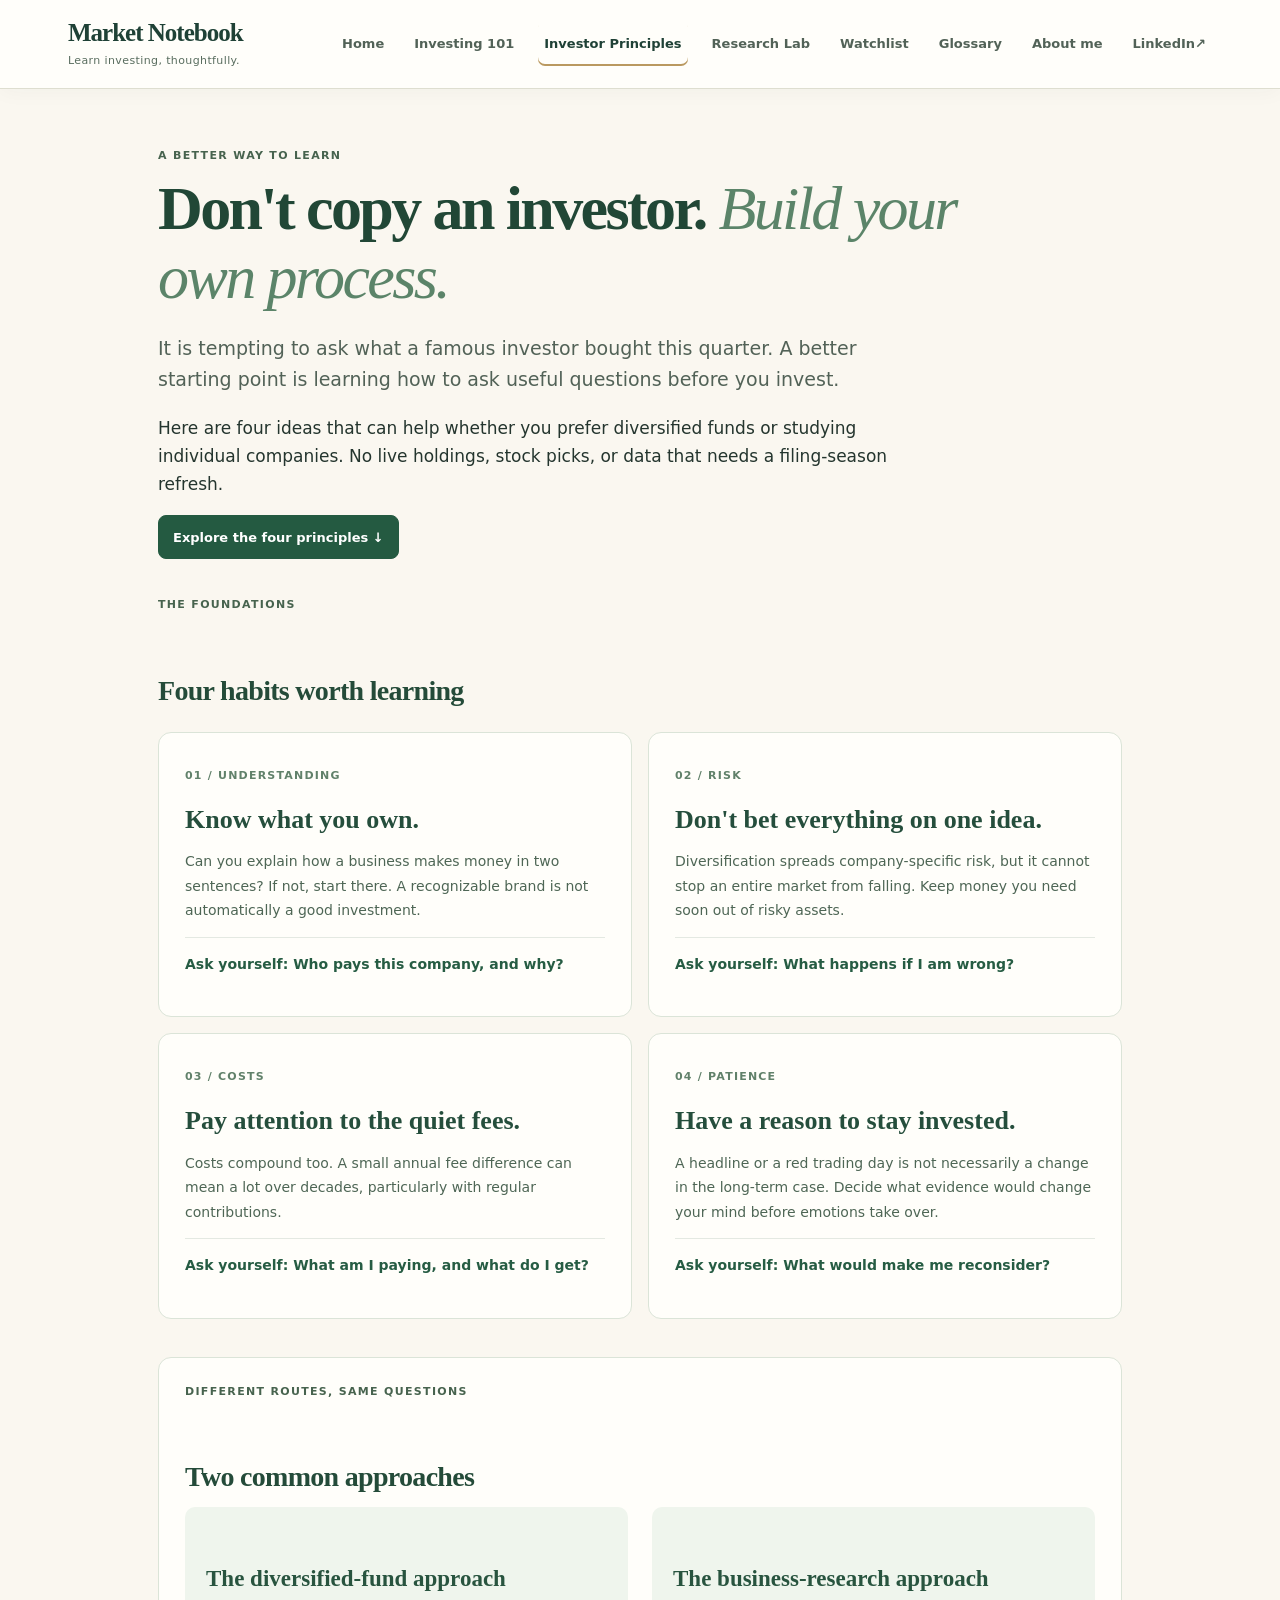
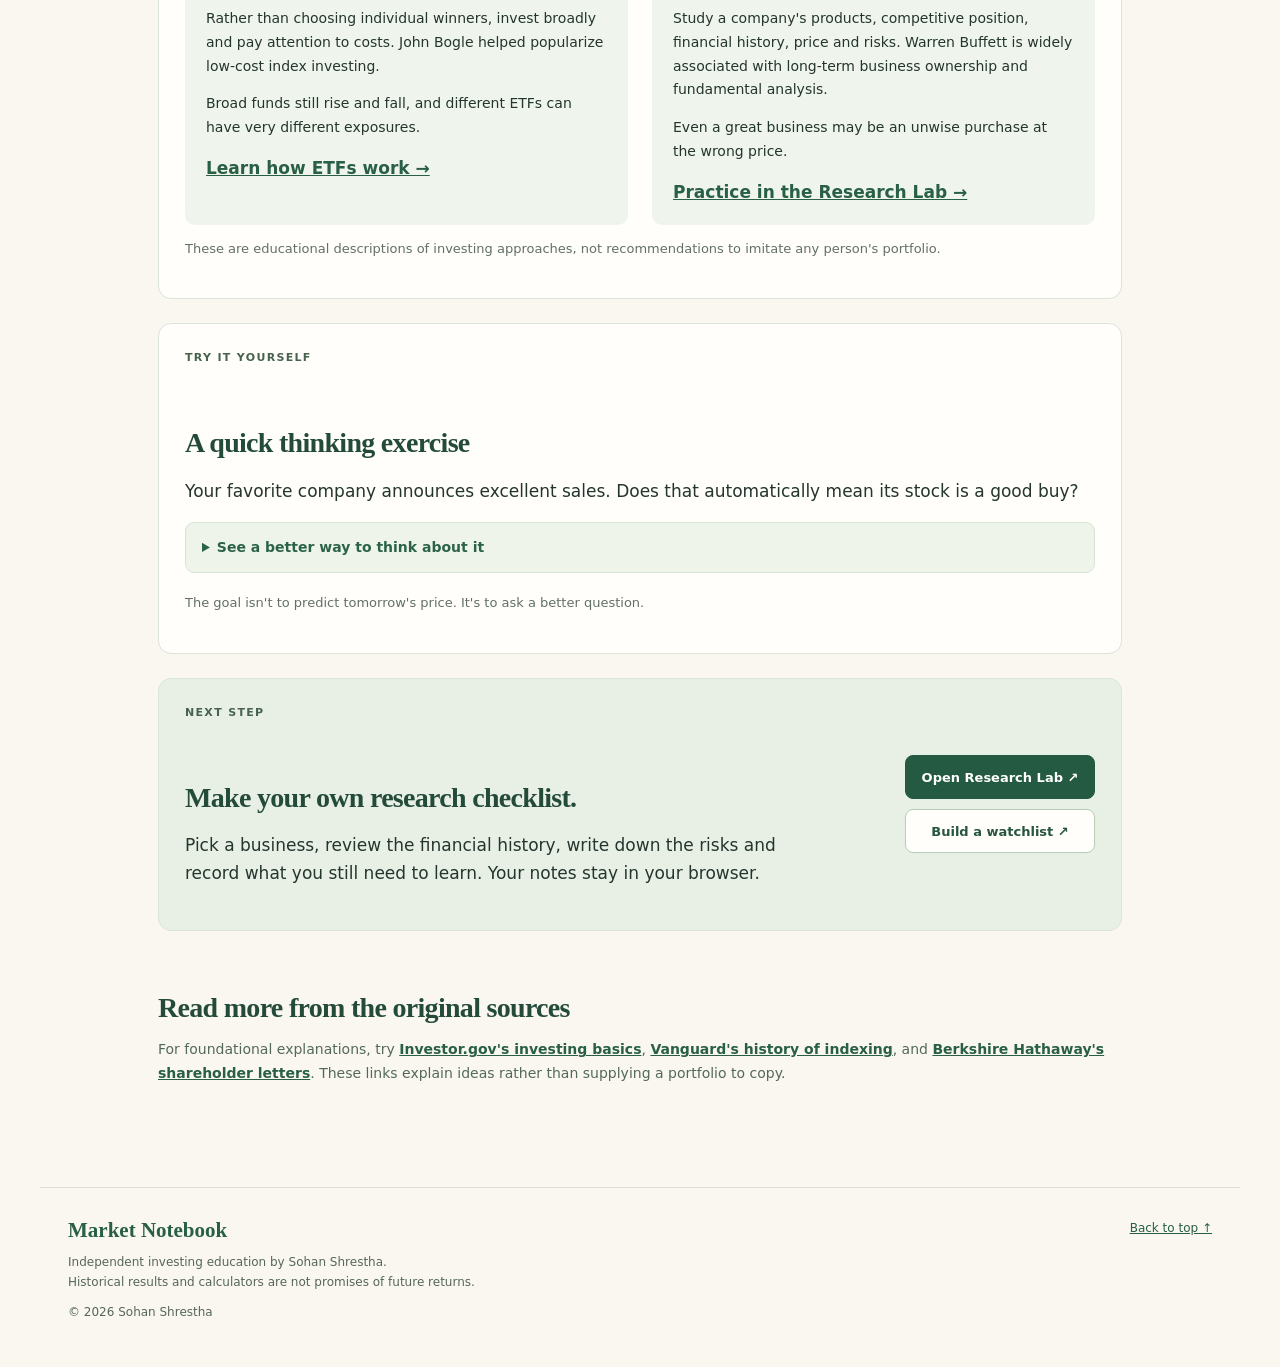
<file: investors.html>
<!doctype html>
<html lang="en">
<head>
<meta charset="utf-8"><meta name="viewport" content="width=device-width,initial-scale=1">
<meta name="theme-color" content="#faf7f0">
<title>Investor Principles | Market Notebook</title>
<meta name="description" content="Timeless investing principles for beginners: diversification, understanding a business, fees, risk, and long-term thinking. No stale portfolio trackers.">
<link rel="canonical" href="https://sohan660.github.io/Market-Notebook/investors.html"><link rel="icon" href="favicon.svg" type="image/svg+xml">
<link rel="stylesheet" href="styles.css"><link rel="stylesheet" href="site.css"><link rel="stylesheet" href="features.css">
<meta property="og:type" content="website"><meta property="og:title" content="Investor Principles | Market Notebook">
<meta property="og:description" content="Don't copy someone else's portfolio. Build an investing process you understand.">
<meta property="og:url" content="https://sohan660.github.io/Market-Notebook/investors.html"><meta property="og:image" content="https://sohan660.github.io/Market-Notebook/social-preview.png">
<meta property="og:image:width" content="1200"><meta property="og:image:height" content="630">
<meta name="twitter:card" content="summary_large_image"><meta name="twitter:image" content="https://sohan660.github.io/Market-Notebook/social-preview.png">
<script defer src="nav.js"></script>
<link rel="stylesheet" href="enhancements.css">
<link rel="stylesheet" href="refresh.css">
</head>
<body class="reading-page principles-page">
<a class="skip-link" href="#main-content">Skip to content</a>
<header class="site-header"><nav class="site-nav" aria-label="Main navigation"><a class="site-brand" href="index.html">Market Notebook<span>Learn investing, thoughtfully.</span></a><button type="button" class="mobile-menu-toggle" aria-controls="site-links" aria-expanded="false" aria-label="Open navigation" hidden><span class="menu-label">Menu</span><span aria-hidden="true">☰</span></button><div class="site-links" id="site-links"><a href="index.html">Home</a><a href="start.html">Investing 101</a><a href="investors.html" aria-current="page">Investor Principles</a><a href="research.html">Research Lab</a><a href="watchlist.html">Watchlist</a><a href="glossary.html">Glossary</a><a href="about.html">About me</a><a href="https://www.linkedin.com/in/sohvn/" target="_blank" rel="noopener noreferrer">LinkedIn <span aria-hidden="true">↗</span></a></div></nav></header>
<main class="wrap" id="main-content" tabindex="-1">
<section class="principles-hero">
<p class="eyebrow">A BETTER WAY TO LEARN</p>
<h1>Don't copy an investor. <em>Build your own process.</em></h1>
<p class="lead">It is tempting to ask what a famous investor bought this quarter. A better starting point is learning how to ask useful questions before you invest.</p>
<p>Here are four ideas that can help whether you prefer diversified funds or studying individual companies. No live holdings, stock picks, or data that needs a filing-season refresh.</p>
<a class="feature-btn primary" href="#four-principles">Explore the four principles ↓</a>
</section>
<section id="four-principles" aria-labelledby="principles-heading">
<p class="eyebrow">THE FOUNDATIONS</p><h2 id="principles-heading">Four habits worth learning</h2>
<div class="principle-grid">
<article class="principle-card"><span>01 / UNDERSTANDING</span><h3>Know what you own.</h3><p>Can you explain how a business makes money in two sentences? If not, start there. A recognizable brand is not automatically a good investment.</p><p class="principle-prompt">Ask yourself: Who pays this company, and why?</p></article>
<article class="principle-card"><span>02 / RISK</span><h3>Don't bet everything on one idea.</h3><p>Diversification spreads company-specific risk, but it cannot stop an entire market from falling. Keep money you need soon out of risky assets.</p><p class="principle-prompt">Ask yourself: What happens if I am wrong?</p></article>
<article class="principle-card"><span>03 / COSTS</span><h3>Pay attention to the quiet fees.</h3><p>Costs compound too. A small annual fee difference can mean a lot over decades, particularly with regular contributions.</p><p class="principle-prompt">Ask yourself: What am I paying, and what do I get?</p></article>
<article class="principle-card"><span>04 / PATIENCE</span><h3>Have a reason to stay invested.</h3><p>A headline or a red trading day is not necessarily a change in the long-term case. Decide what evidence would change your mind before emotions take over.</p><p class="principle-prompt">Ask yourself: What would make me reconsider?</p></article>
</div></section>
<section class="principle-lenses" id="approaches" aria-labelledby="lenses-heading">
<p class="eyebrow">DIFFERENT ROUTES, SAME QUESTIONS</p><h2 id="lenses-heading">Two common approaches</h2>
<div class="principle-lens-grid">
<article><h3>The diversified-fund approach</h3><p>Rather than choosing individual winners, invest broadly and pay attention to costs. John Bogle helped popularize low-cost index investing.</p><p>Broad funds still rise and fall, and different ETFs can have very different exposures.</p><a href="start.html#etfs">Learn how ETFs work →</a></article>
<article><h3>The business-research approach</h3><p>Study a company's products, competitive position, financial history, price and risks. Warren Buffett is widely associated with long-term business ownership and fundamental analysis.</p><p>Even a great business may be an unwise purchase at the wrong price.</p><a href="research.html">Practice in the Research Lab →</a></article>
</div>
<p class="principles-context">These are educational descriptions of investing approaches, not recommendations to imitate any person's portfolio.</p>
</section>
<section class="principle-exercise" id="practice" aria-labelledby="practice-heading">
<p class="eyebrow">TRY IT YOURSELF</p><h2 id="practice-heading">A quick thinking exercise</h2>
<p>Your favorite company announces excellent sales. Does that automatically mean its stock is a good buy?</p>
<details><summary>See a better way to think about it</summary><p>Not necessarily. You would still want to look at profit, debt, competitors, future expectations and what investors already pay for each share. A business can be improving while its stock is priced too optimistically.</p></details>
<p class="principles-context">The goal isn't to predict tomorrow's price. It's to ask a better question.</p>
</section>
<section class="principle-action">
<div><p class="eyebrow">NEXT STEP</p><h2>Make your own research checklist.</h2><p>Pick a business, review the financial history, write down the risks and record what you still need to learn. Your notes stay in your browser.</p></div>
<div class="principle-action-links"><a class="feature-btn primary" href="research.html">Open Research Lab ↗</a><a class="feature-btn" href="watchlist.html">Build a watchlist ↗</a></div>
</section>
<section class="principle-reading" aria-labelledby="reading-heading">
<h2 id="reading-heading">Read more from the original sources</h2>
<p>For foundational explanations, try <a href="https://www.investor.gov/introduction-investing/investing-basics" target="_blank" rel="noopener noreferrer">Investor.gov's investing basics</a>, <a href="https://corporate.vanguard.com/content/corporatesite/us/en/corp/articles/50-years-50-facts-indexing-since-1976.html" target="_blank" rel="noopener noreferrer">Vanguard's history of indexing</a>, and <a href="https://www.berkshirehathaway.com/letters/letters.html" target="_blank" rel="noopener noreferrer">Berkshire Hathaway's shareholder letters</a>. These links explain ideas rather than supplying a portfolio to copy.</p>
</section>
</main>
<footer class="site-footer"><div><a class="footer-brand" href="index.html">Market Notebook</a><p>Independent investing education by Sohan Shrestha.<br>Historical results and calculators are not promises of future returns.</p><span>© 2026 Sohan Shrestha</span></div><a href="#main-content">Back to top ↑</a></footer>
</body></html>
</file>
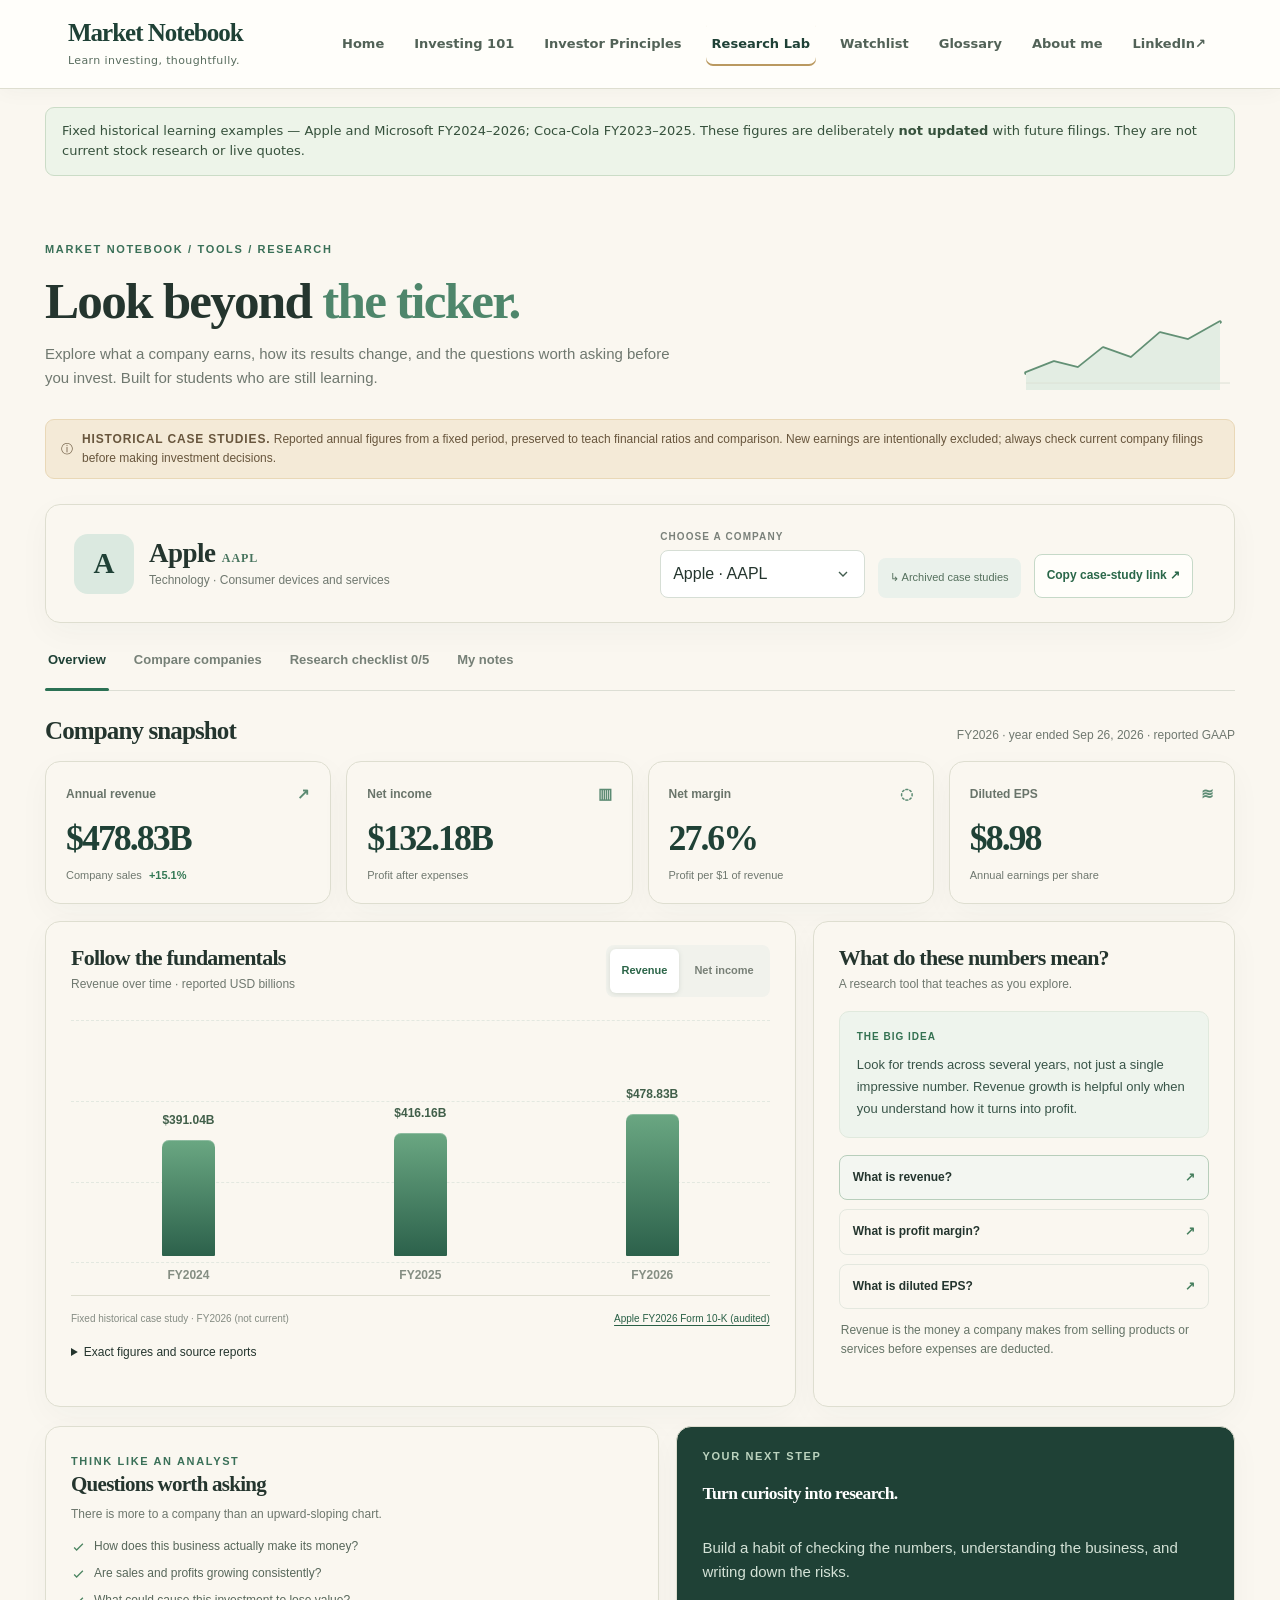
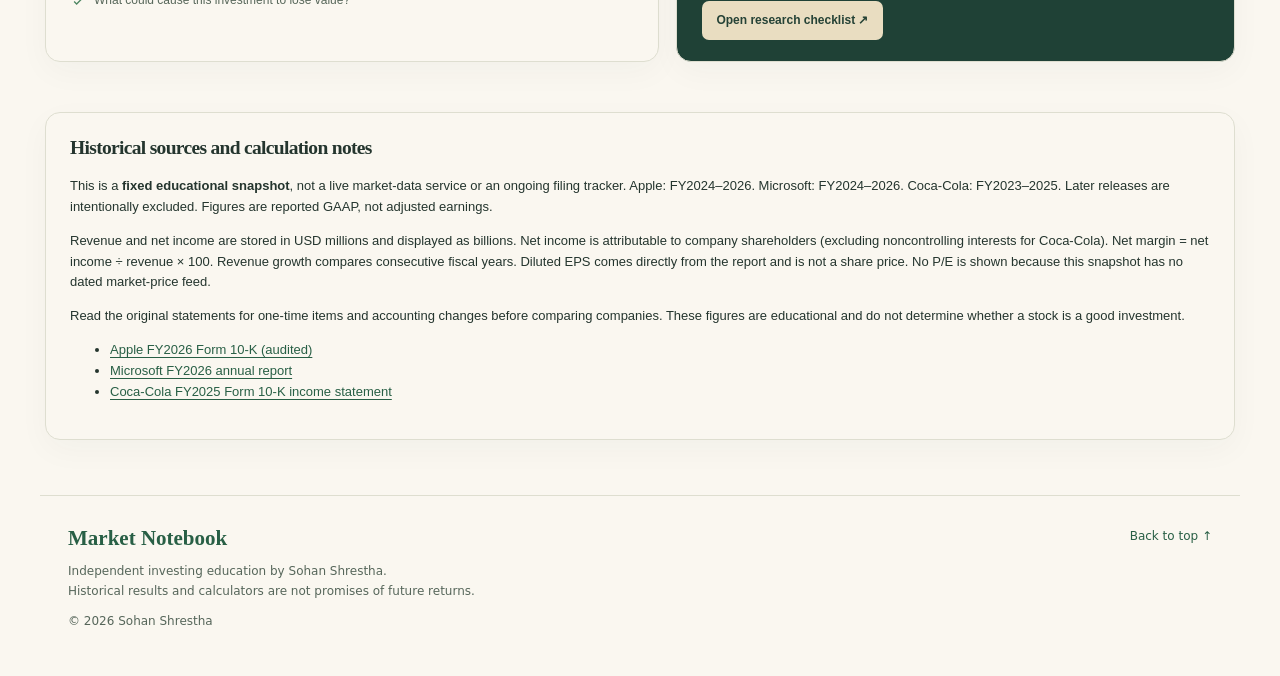
<file: research.html>
<!DOCTYPE html>
<html lang="en">
<head>
<meta charset="utf-8"/>
<meta name="viewport" content="width=device-width, initial-scale=1"/>
<meta name="theme-color" content="#f7f5ef"/>
<title>Stock Research Lab | Market Notebook</title>
<meta name="description" content="Learn to evaluate financial statements with fixed historical examples from Apple, Microsoft and Coca-Cola, comparison charts, and a saved research checklist.">
<meta name="robots" content="index,follow">
<link rel="icon" href="favicon.svg" type="image/svg+xml">
<link rel="canonical" href="https://sohan660.github.io/Market-Notebook/research.html">
<link rel="stylesheet" href="research.css">
<link rel="stylesheet" href="site.css"><link rel="stylesheet" href="features.css">

<!-- Social link preview -->
<meta property="og:type" content="website">
<meta property="og:title" content="Stock Research Lab | Market Notebook">
<meta property="og:description" content="Research Apple, Microsoft and Coca-Cola using reported annual financials, dated source links, comparison charts and a beginner-friendly checklist.">
<meta property="og:url" content="https://sohan660.github.io/Market-Notebook/research.html">
<meta property="og:image" content="https://sohan660.github.io/Market-Notebook/social-preview.png">
<meta property="og:image:width" content="1200"><meta property="og:image:height" content="630">
<meta name="twitter:card" content="summary_large_image"><meta name="twitter:image" content="https://sohan660.github.io/Market-Notebook/social-preview.png">
<script defer src="nav.js"></script>
<link rel="stylesheet" href="enhancements.css">
<link rel="stylesheet" href="refresh.css">
</head>
<body class="research-page">
<a class="skip-link" href="#top">Skip to content</a>
<header class="site-header"><nav class="site-nav" aria-label="Main navigation"><a class="site-brand" href="index.html">Market Notebook<span>Learn investing, thoughtfully.</span></a><button type="button" class="mobile-menu-toggle" aria-controls="site-links" aria-expanded="false" aria-label="Open navigation" hidden><span class="menu-label">Menu</span><span aria-hidden="true">☰</span></button><div class="site-links" id="site-links"><a href="index.html">Home</a><a href="start.html">Investing 101</a><a href="investors.html">Investor Principles</a><a href="research.html" aria-current="page">Research Lab</a><a href="watchlist.html">Watchlist</a><a href="glossary.html">Glossary</a><a href="about.html">About me</a><a href="https://www.linkedin.com/in/sohvn/" target="_blank" rel="noopener noreferrer">LinkedIn <span aria-hidden="true">↗</span></a></div></nav></header>
<main id="top" class="shell" tabindex="-1">
<noscript><p class="safety">Enable JavaScript to switch historical examples, compare figures, and save your checklist. The sources and study notes remain readable below.</p></noscript>
<div class="data-status" role="note">Fixed historical learning examples — Apple and Microsoft FY2024–2026; Coca-Cola FY2023–2025. These figures are deliberately <strong>not updated</strong> with future filings. They are not current stock research or live quotes.</div>
<section class="intro"><div><div class="overline">MARKET NOTEBOOK / TOOLS / RESEARCH</div><h1>Look beyond <em>the ticker.</em></h1><p>Explore what a company earns, how its results change, and the questions worth asking before you invest. Built for students who are still learning.</p></div>
<svg class="intro-art" viewBox="0 0 215 72" fill="none" aria-hidden="true"><path d="M6 55 L34 44 L58 50 L83 30 L111 40 L140 15 L168 22 L200 4" stroke="#497f60" stroke-width="3.5" stroke-linecap="round" stroke-linejoin="round"/><path d="M6 55 L34 44 L58 50 L83 30 L111 40 L140 15 L168 22 L200 4 V72 H6Z" fill="#dfece1"/><path d="M6 65H210" stroke="#d8ded1"/></svg>
</section>
<div class="safety" role="note"><span aria-hidden="true">ⓘ</span><span><b>HISTORICAL CASE STUDIES.</b> Reported annual figures from a fixed period, preserved to teach financial ratios and comparison. New earnings are intentionally excluded; always check current company filings before making investment decisions.</span></div>
<section class="panel selector" id="lab" aria-label="Select company"><div class="company"><div class="co-icon" id="logo-letter">A</div><div><div class="company-title" id="company-name">Apple <span class="symbol">AAPL</span></div><div class="company-sub" id="sector">Technology · Consumer devices and services</div></div></div>
<div class="selector-controls"><div class="select-wrap"><label for="company-select">Choose a company</label><select id="company-select"><option value="aapl">Apple · AAPL</option><option value="msft">Microsoft · MSFT</option><option value="ko">Coca-Cola · KO</option></select></div><span class="sourcechip">↳ Archived case studies</span><button type="button" class="case-share-btn" id="copy-case-link">Copy case-study link ↗</button><span id="case-share-status" role="status" aria-live="polite" class="case-share-status"></span></div></section>
<div class="tabs" role="tablist" aria-label="Research sections"><button class="tab" role="tab" aria-controls="overview" aria-selected="true" data-tab="overview">Overview</button><button class="tab" role="tab" aria-controls="comparison" aria-selected="false" data-tab="comparison">Compare companies</button><button class="tab" role="tab" aria-controls="checklist" aria-selected="false" data-tab="checklist">Research checklist <span id="small-check-progress">0/5</span></button><button class="tab" role="tab" aria-controls="notes" aria-selected="false" data-tab="notes">My notes</button></div>
<section class="view active" id="overview" role="tabpanel"><div class="content-section"><div class="section-heading"><h2>Company snapshot</h2><p id="snapshot-period" role="status">FY2026 · year ended September 26, 2026 · reported GAAP</p></div>
<div class="metrics"><article class="panel metric"><div class="metric-top">Annual revenue <span class="metric-icon">↗</span></div><div id="revenue" class="metric-value">$478.83B</div><small>Company sales <strong class="delta" id="growth">+15.1%</strong></small></article><article class="panel metric"><div class="metric-top">Net income <span class="metric-icon">▥</span></div><div id="net-income" class="metric-value">$132.18B</div><small>Profit after expenses</small></article><article class="panel metric"><div class="metric-top">Net margin <span class="metric-icon">◌</span></div><div id="margin" class="metric-value">27.6%</div><small>Profit per $1 of revenue</small></article><article class="panel metric"><div class="metric-top">Diluted EPS <span class="metric-icon">≋</span></div><div id="eps" class="metric-value">$8.98</div><small>Annual earnings per share</small></article></div>
<div class="main-grid"><article class="panel chart-panel"><div class="chart-head"><div><h3>Follow the fundamentals</h3><p id="chart-sub">Revenue over time · reported USD billions</p></div><div class="switcher" aria-label="Choose chart metric"><button class="active" data-metric="revenue" aria-pressed="true">Revenue</button><button data-metric="net" aria-pressed="false">Net income</button></div></div><div class="visual-chart" aria-label="Reported annual financial history, shown as bars"><div class="axis-top"><i></i><i></i><i></i><i></i></div><div class="bars" id="bars"></div></div><div class="source-line" id="chart-source"></div><details class="data-details"><summary>Exact figures and source reports</summary><div id="data-table" class="table-scroll"></div></details></article>
<aside class="panel side-panel"><h3>What do these numbers mean?</h3><p class="subtle">A research tool that teaches as you explore.</p><div class="insight"><div class="tag">THE BIG IDEA</div><p id="insight-text">Look for trends across several years, not just a single impressive number. Revenue growth is helpful only when you understand how it turns into profit.</p></div><div class="learn-items"><button class="learn-item active" data-learn="revenue">What is revenue?<span>↗</span></button><button class="learn-item" data-learn="margin">What is profit margin?<span>↗</span></button><button class="learn-item" data-learn="eps">What is diluted EPS?<span>↗</span></button></div><div class="note-body" id="learn-explanation" role="status" aria-live="polite">Revenue is the money a company makes from selling products or services before expenses are deducted.</div></aside></div>
<div class="bottom-row" id="research"><article class="panel bottom-panel"><span class="overline">THINK LIKE AN ANALYST</span><h3>Questions worth asking</h3><p>There is more to a company than an upward-sloping chart.</p><div class="question-list"><div class="question"><svg width="15" height="15" viewBox="0 0 24 24" fill="none" stroke="#4c8562" stroke-width="2"><path d="m5 12 4 4L19 6"/></svg>How does this business actually make its money?</div><div class="question"><svg width="15" height="15" viewBox="0 0 24 24" fill="none" stroke="#4c8562" stroke-width="2"><path d="m5 12 4 4L19 6"/></svg>Are sales and profits growing consistently?</div><div class="question"><svg width="15" height="15" viewBox="0 0 24 24" fill="none" stroke="#4c8562" stroke-width="2"><path d="m5 12 4 4L19 6"/></svg>What could cause this investment to lose value?</div></div></article><article class="panel cta"><span class="overline">YOUR NEXT STEP</span><h3>Turn curiosity into research.</h3><p>Build a habit of checking the numbers, understanding the business, and writing down the risks.</p><button id="open-checklist">Open research checklist ↗</button></article></div></div></section>
<section class="view content-section" id="comparison" role="tabpanel" hidden><div class="compare-area"><article class="panel compare-card"><span class="overline">SIDE BY SIDE</span><h2>Put two companies under the microscope.</h2><p>Compare reported revenue, profitability and earnings for the same fiscal-year label. Period end dates are shown because fiscal years do not cover identical months. EPS alone does not measure valuation.</p><div class="compare-controls"><label>First company<select id="compare-first"><option value="aapl">Apple (AAPL)</option><option value="msft">Microsoft (MSFT)</option><option value="ko">Coca-Cola (KO)</option></select></label><label>Second company<select id="compare-second"><option value="msft">Microsoft (MSFT)</option><option value="aapl">Apple (AAPL)</option><option value="ko">Coca-Cola (KO)</option></select></label></div><label class="compare-year">Fiscal year<select id="compare-year"><option value="2025">2025</option><option value="2024">2024</option></select></label><p id="compare-periods" role="status"></p><div id="compare-bars"></div></article><aside class="education-card"><span class="overline">HOW TO THINK ABOUT IT</span><h3>Bigger isn't always better.</h3><p>A company with more revenue isn't necessarily the better investment. Pay attention to the business model, debt, valuation, and consistency.</p><ul><li>Compare the same periods.</li><li>Look at margins, not just sales.</li><li>Consider different industries.</li><li>Write down what you still don't know.</li></ul></aside></div></section>
<section class="view content-section" id="checklist" role="tabpanel" hidden><div class="check-wrap"><article class="panel check-main"><span class="overline">YOUR RESEARCH PROCESS</span><h2>Before you buy, ask why.</h2><p>Use this checklist as a learning exercise. Your progress is saved separately for each selected company in this browser. Checking boxes doesn't make a stock a good investment.</p><div id="check-questions"><label class="check-row"><input type="checkbox"><div><strong>Understand the business</strong><span>Explain what the company sells and who its customers are.</span></div></label><label class="check-row"><input type="checkbox"><div><strong>Review financial trends</strong><span>Compare revenue, earnings, and cash flow over several years.</span></div></label><label class="check-row"><input type="checkbox"><div><strong>Examine risks and debt</strong><span>Read disclosures, competition, and balance-sheet obligations.</span></div></label><label class="check-row"><input type="checkbox"><div><strong>Think about valuation</strong><span>Consider what expectations are built into the price.</span></div></label><label class="check-row"><input type="checkbox"><div><strong>Write down your conclusion</strong><span>Record your reasoning and what could change your mind.</span></div></label></div></article><aside class="panel check-side"><span class="overline">STUDY PROGRESS</span><h3>Build the habit.</h3><div class="progress-number" id="progress-number" role="status" aria-live="polite">0 / 5</div><p>Research steps reviewed</p><div class="progress-track"><div class="progress-fill" id="progress-fill"></div></div><p style="margin-top:23px">A strong research process is more important than guessing tomorrow's stock price.</p><p id="checklist-storage-status" class="notes-status" role="status" aria-live="polite">Progress saved in this browser for the selected company.</p><button id="reset-checks" style="background:#e8eee5;color:#315944;border:0;border-radius:7px;padding:9px 14px;font-weight:700;font-size:12px;margin-top:12px">Reset checklist</button></aside></div></section>
<section class="view content-section" id="notes" role="tabpanel" hidden><section class="panel research-notes" aria-labelledby="notes-title">
<div class="notes-head"><div><span class="overline">RESEARCH NOTES</span><h2 id="notes-title">Write down your reasoning.</h2><p>Keep separate notes for each selected company. Saved only in this browser, with export.</p></div><span id="notes-company" class="notes-company">AAPL</span></div>
<div class="notes-grid">
<label for="note-thesis">Investment thesis<textarea id="note-thesis" rows="4" placeholder="How does this business earn money?"></textarea></label>
<label for="note-risks">Risks and drawbacks<textarea id="note-risks" rows="4" placeholder="What could go wrong?"></textarea></label>
<label for="note-questions">Questions to investigate<textarea id="note-questions" rows="3" placeholder="What still needs checking?"></textarea></label>
<label for="note-conclusion">Your conclusion<textarea id="note-conclusion" rows="3" placeholder="What would change your mind?"></textarea></label>
</div><div class="notes-actions"><button id="save-research-notes" type="button" class="feature-btn primary">Save notes</button><button id="export-research-notes" type="button" class="feature-btn">Export Markdown</button><button id="clear-research-notes" type="button" class="feature-btn quiet">Clear this company's notes</button></div>
<p id="research-notes-status" role="status" aria-live="polite">Notes stay in this browser.</p>
</section></section>
<section class="panel methodology" aria-labelledby="data-method"><h2 id="data-method">Historical sources and calculation notes</h2><p>This is a <strong>fixed educational snapshot</strong>, not a live market-data service or an ongoing filing tracker. Apple: FY2024–2026. Microsoft: FY2024–2026. Coca-Cola: FY2023–2025. Later releases are intentionally excluded. Figures are reported GAAP, not adjusted earnings.</p><p>Revenue and net income are stored in USD millions and displayed as billions. Net income is attributable to company shareholders (excluding noncontrolling interests for Coca-Cola). Net margin = net income ÷ revenue × 100. Revenue growth compares consecutive fiscal years. Diluted EPS comes directly from the report and is not a share price. No P/E is shown because this snapshot has no dated market-price feed.</p><p>Read the original statements for one-time items and accounting changes before comparing companies. These figures are educational and do not determine whether a stock is a good investment.</p><ul><li><a href="https://www.sec.gov/Archives/edgar/data/320193/000032019326000026/aapl-20260926.htm" target="_blank" rel="noopener noreferrer">Apple FY2026 Form 10-K (audited)</a></li><li><a href="https://www.microsoft.com/investor/reports/ar26/index.html" target="_blank" rel="noopener noreferrer">Microsoft FY2026 annual report</a></li><li><a href="https://www.sec.gov/Archives/edgar/data/21344/000162828026010047/R3.htm" target="_blank" rel="noopener noreferrer">Coca-Cola FY2025 Form 10-K income statement</a></li></ul></section></main>
<footer class="site-footer"><div><a class="footer-brand" href="index.html">Market Notebook</a><p>Independent investing education by Sohan Shrestha.<br>Historical results and calculators are not promises of future returns.</p><span>© 2026 Sohan Shrestha</span></div><a href="#top">Back to top ↑</a></footer>
<script src="research-data.js"></script>
<script>
(() => {
  const $=s=>document.querySelector(s), $$=s=>Array.from(document.querySelectorAll(s));
  const companies=window.MARKET_FINANCIALS.companies;
  let current='aapl',metric='revenue';
  const query=new URLSearchParams(window.location.search);
  const fromLink=(query.get('company')||'').toLowerCase();
  if(Object.prototype.hasOwnProperty.call(companies,fromLink))current=fromLink;
  $('#company-select').value=current;
  $('#compare-first').value=current;
  if($('#compare-second').value===current)$('#compare-second').value=current==='aapl'?'msft':'aapl';
  const money=n=>'$'+(n/1000).toFixed(2)+'B';
  const margin=a=>a.netIncome/a.revenue*100;
  const dollars=n=>'$'+n.toFixed(2);
  const date=s=>new Date(s+'T12:00:00Z').toLocaleDateString('en-US',{year:'numeric',month:'short',day:'numeric',timeZone:'UTC'});
  const sourceLink=(c,a)=>'<a target="_blank" rel="noopener noreferrer" href="'+c.sources[a.source].url+'">'+c.sources[a.source].label+'</a>';
  function changeCompany(key){
    current=key;const c=companies[key],last=c.annual.at(-1),previous=c.annual.at(-2);
    $('#company-name').innerHTML=c.name+' <span class="symbol">'+c.ticker+'</span>';
    $('#sector').textContent=c.sector;$('#logo-letter').textContent=c.letter;
    $('#revenue').textContent=money(last.revenue);$('#net-income').textContent=money(last.netIncome);
    $('#margin').textContent=margin(last).toFixed(1)+'%';$('#eps').textContent=dollars(last.eps);
    const growth=(last.revenue/previous.revenue-1)*100;
    $('#growth').textContent=(growth>=0?'+':'')+growth.toFixed(1)+'%';
    $('#snapshot-period').textContent='FY'+last.year+' · year ended '+date(last.end)+' · reported GAAP';
    $('#chart-source').innerHTML='<span>Fixed historical case study · FY'+last.year+' (not current)</span>'+sourceLink(c,last);
    $('#data-table').innerHTML='<table><caption>'+c.name+' annual results · revenue and net income in USD millions</caption><thead><tr><th scope="col">Fiscal year / end</th><th scope="col">Revenue</th><th scope="col">Net income</th><th scope="col">Diluted EPS</th><th scope="col">Source</th></tr></thead><tbody>'+c.annual.map(a=>'<tr><th scope="row">FY'+a.year+'<br>'+date(a.end)+'</th><td>'+a.revenue.toLocaleString('en-US')+'</td><td>'+a.netIncome.toLocaleString('en-US')+'</td><td>'+dollars(a.eps)+'</td><td>'+sourceLink(c,a)+'</td></tr>').join('')+'</tbody></table>';
    drawBars();
  }
  function drawBars(){
    const c=companies[current],field=metric==='revenue'?'revenue':'netIncome',max=Math.max(...c.annual.map(a=>a[field]))*1.2;
    $('#chart-sub').textContent=(metric==='revenue'?'Revenue':'Net income')+' over time · reported USD billions';
    $('#bars').innerHTML=c.annual.map(a=>'<div class="bar-col"><div class="bar-value">'+money(a[field])+'</div><div class="bar-block" style="height:'+Math.round(a[field]/max*170)+'px" title="FY'+a.year+': '+money(a[field])+'"></div><div class="bar-year">FY'+a.year+'</div></div>').join('');
  }
  function switchTab(id){$$('.tab').forEach(el=>{const active=el.dataset.tab===id;el.setAttribute('aria-selected',String(active));el.tabIndex=active?0:-1;});$$('.view').forEach(el=>{let show=el.id===id;el.classList.toggle('active',show);el.hidden=!show;});if(id==='comparison')renderCompare();if(id==='checklist')renderCheck();}
  const tabs=$$('.tab');
  tabs.forEach((t,i)=>{
    t.id='tab-'+t.dataset.tab;
    t.tabIndex=i===0?0:-1;
    $('#'+t.dataset.tab).setAttribute('aria-labelledby',t.id);
    $('#'+t.dataset.tab).tabIndex=0;
    t.addEventListener('click',()=>switchTab(t.dataset.tab));
    t.addEventListener('keydown',e=>{
      let next=i;
      if(e.key==='ArrowRight')next=(i+1)%tabs.length;
      else if(e.key==='ArrowLeft')next=(i+tabs.length-1)%tabs.length;
      else if(e.key==='Home')next=0;
      else if(e.key==='End')next=tabs.length-1;
      else return;
      e.preventDefault();switchTab(tabs[next].dataset.tab);tabs[next].focus();
    });
  });
  $('#company-select').addEventListener('change',e=>{changeCompany(e.target.value);$('#compare-first').value=e.target.value;if($('#compare-second').value===e.target.value)$('#compare-second').value=e.target.value==='aapl'?'msft':'aapl';loadChecklist();if($('#comparison').classList.contains('active'))renderCompare();});
  $$('.switcher button').forEach(b=>b.addEventListener('click',()=>{metric=b.dataset.metric;$$('.switcher button').forEach(x=>{x.classList.toggle('active',x===b);x.setAttribute('aria-pressed',String(x===b))});drawBars();}));
  const expl={revenue:'Revenue is the money a company makes from selling products or services before expenses are deducted.',margin:'Net margin is the share of revenue left over as profit. A 20% margin means about 20 cents of profit on every $1 of sales.',eps:'Diluted earnings per share (EPS) is net income per diluted share. It is not the stock price or a valuation ratio; compare it with earnings trends and the underlying business.'};
  $$('.learn-item').forEach(b=>b.addEventListener('click',()=>{$$('.learn-item').forEach(x=>x.classList.toggle('active',x===b));$('#learn-explanation').textContent=expl[b.dataset.learn]}));
  $('#open-checklist').addEventListener('click',()=>{switchTab('checklist');$('#tab-checklist').focus();document.getElementById('lab').scrollIntoView({behavior:window.matchMedia('(prefers-reduced-motion: reduce)').matches?'auto':'smooth'});});
  function renderCompare(){
    const ca=companies[$('#compare-first').value],cb=companies[$('#compare-second').value],year=Number($('#compare-year').value);
    const a=ca.annual.find(a=>a.year===year),b=cb.annual.find(a=>a.year===year);
    if(ca===cb){$('#compare-periods').textContent='Choose two different companies to compare.';$('#compare-bars').replaceChildren();return;}
    $('#compare-periods').textContent=ca.ticker+': year ended '+date(a.end)+' · '+cb.ticker+': year ended '+date(b.end);
    const fields=[['Revenue',a.revenue,b.revenue,money],['Net margin',margin(a),margin(b),n=>n.toFixed(1)+'%'],['Diluted EPS',a.eps,b.eps,dollars]];
    $('#compare-bars').innerHTML=fields.map(([label,av,bv,fmt])=>{
      const max=Math.max(av,bv)*1.12;
      return '<div class="compare-line"><div class="compare-label"><span>'+label+'</span><span>FY'+year+'</span></div><div class="compare-value">'+ca.ticker+' '+fmt(av)+'</div><div class="track"><div class="fill" style="width:'+(av/max*100)+'%"></div></div><div class="compare-value">'+cb.ticker+' '+fmt(bv)+'</div><div class="track"><div class="fill" style="width:'+(bv/max*100)+'%"></div></div></div>';
    }).join('')+'<p class="comparison-sources">'+sourceLink(ca,a)+' · '+sourceLink(cb,b)+'</p>';
  }
  $('#compare-year').addEventListener('change',renderCompare);
  $('#compare-first').addEventListener('change',renderCompare);$('#compare-second').addEventListener('change',renderCompare);
  const checklistInputs=$$('#check-questions input[type="checkbox"]');
  const checklistKey=()=> 'market-notebook:research-checklist:v1:'+current;
  function renderCheck(){const done=checklistInputs.filter(x=>x.checked).length;$('#progress-number').textContent=done+' / '+checklistInputs.length;$('#small-check-progress').textContent=done+'/'+checklistInputs.length;$('#progress-fill').style.width=done/checklistInputs.length*100+'%';}
  function loadChecklist(){
    let saved=[];
    try{const value=JSON.parse(localStorage.getItem(checklistKey())||'[]');if(Array.isArray(value))saved=value;}
    catch(_){ /* The checklist remains usable when storage is blocked. */ }
    checklistInputs.forEach((input,i)=>{input.checked=Boolean(saved[i]);});
    renderCheck();
  }
  function saveChecklist(){
    try{localStorage.setItem(checklistKey(),JSON.stringify(checklistInputs.map(input=>input.checked)));}
    catch(_){const status=$('#checklist-storage-status');if(status)status.textContent='Browser storage is unavailable; progress may not survive a reload.';}
    renderCheck();
  }
  checklistInputs.forEach(x=>x.addEventListener('change',saveChecklist));
  $('#reset-checks').addEventListener('click',()=>{
    checklistInputs.forEach(x=>x.checked=false);
    try{localStorage.removeItem(checklistKey());}catch(_){}
    renderCheck();
  });
  $('#copy-case-link').addEventListener('click',async()=>{
    const active=$$('.tab').find(el=>el.getAttribute('aria-selected')==='true')?.dataset.tab||'overview';
    const link=new URL(window.location.href);
    link.search=new URLSearchParams({company:current,tab:active}).toString();
    link.hash='';
    try {
      if(!navigator.clipboard?.writeText)throw Error('Clipboard unavailable');
      await navigator.clipboard.writeText(link.toString());
      $('#case-share-status').textContent='Link copied for '+companies[current].name+'.';
    } catch (_) {
      $('#case-share-status').textContent='Copy this case-study link.';
      window.prompt('Copy link:',link.toString());
    }
  });
  changeCompany(current);loadChecklist();
  const initialTab=query.get('tab');
  if(['overview','comparison','checklist','notes'].includes(initialTab))switchTab(initialTab);
})();
</script>
<script defer src="research-notes.js"></script>
</body></html>
</file>
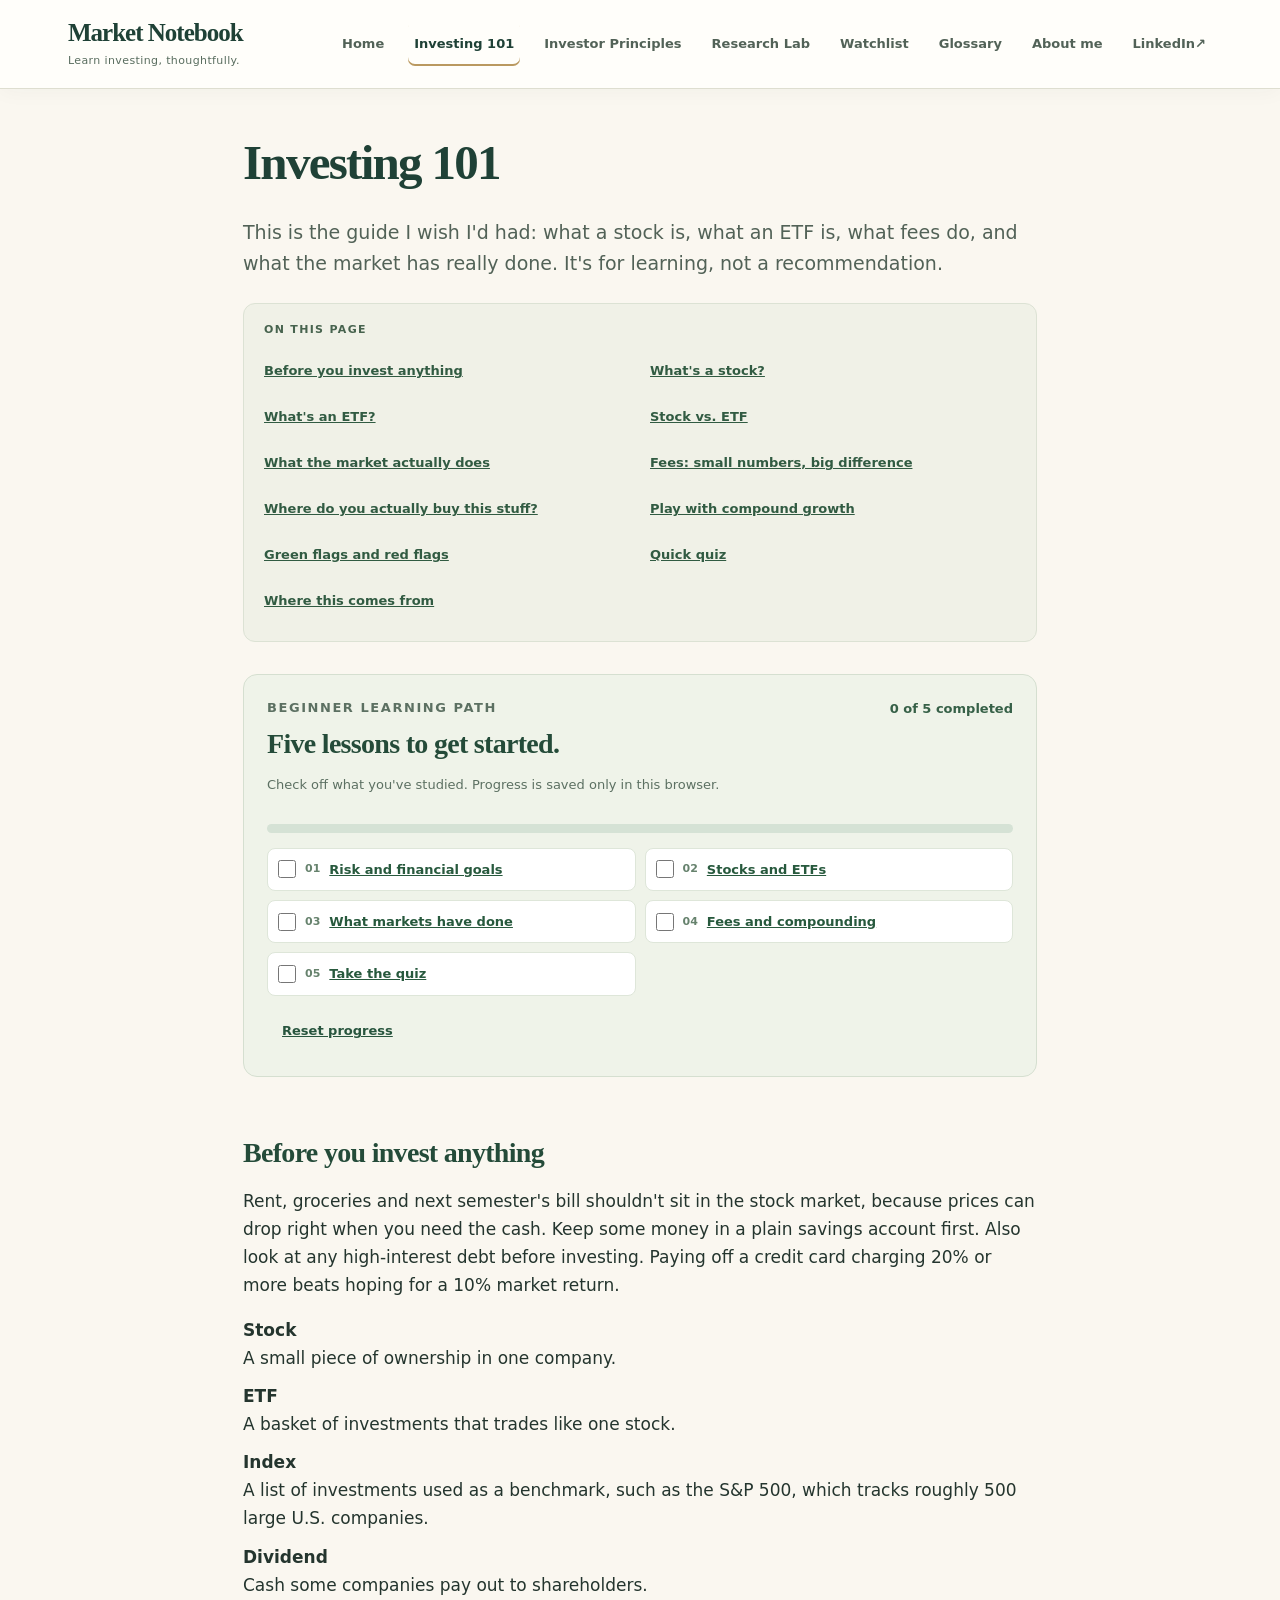
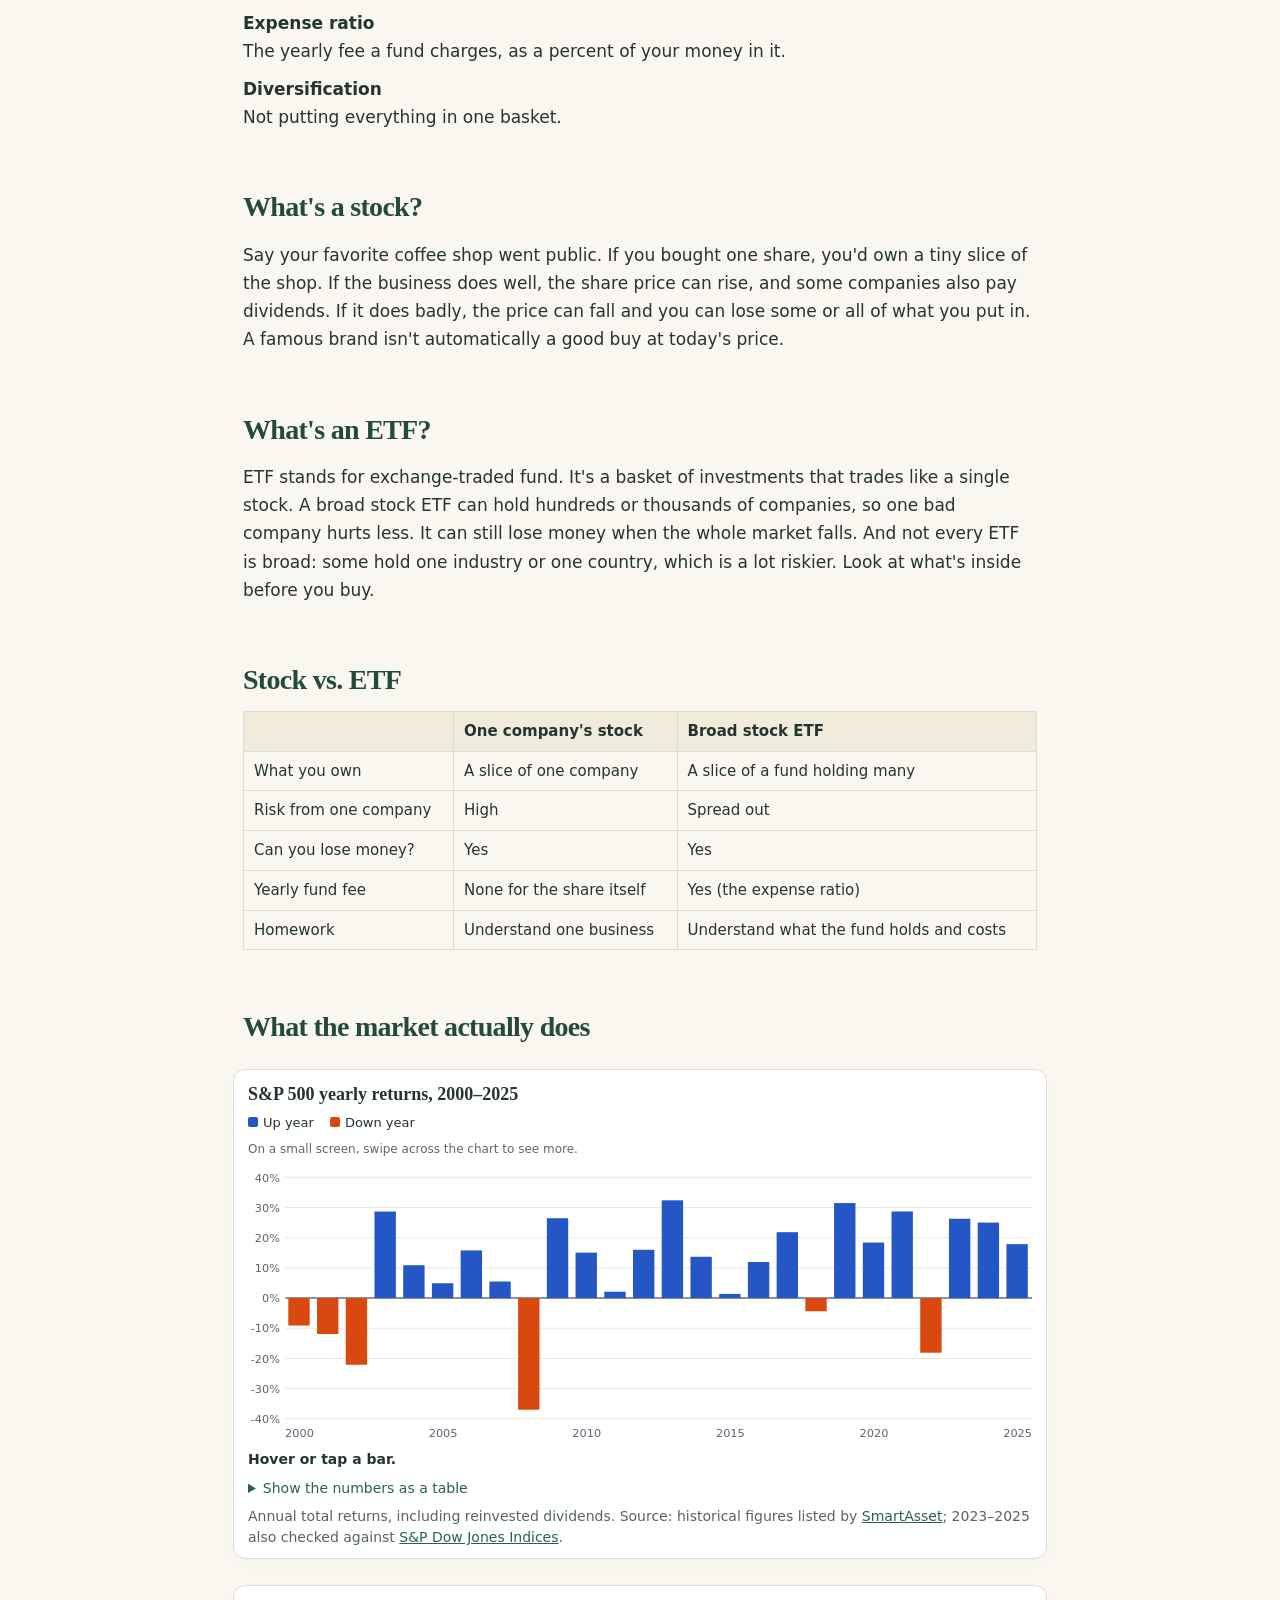
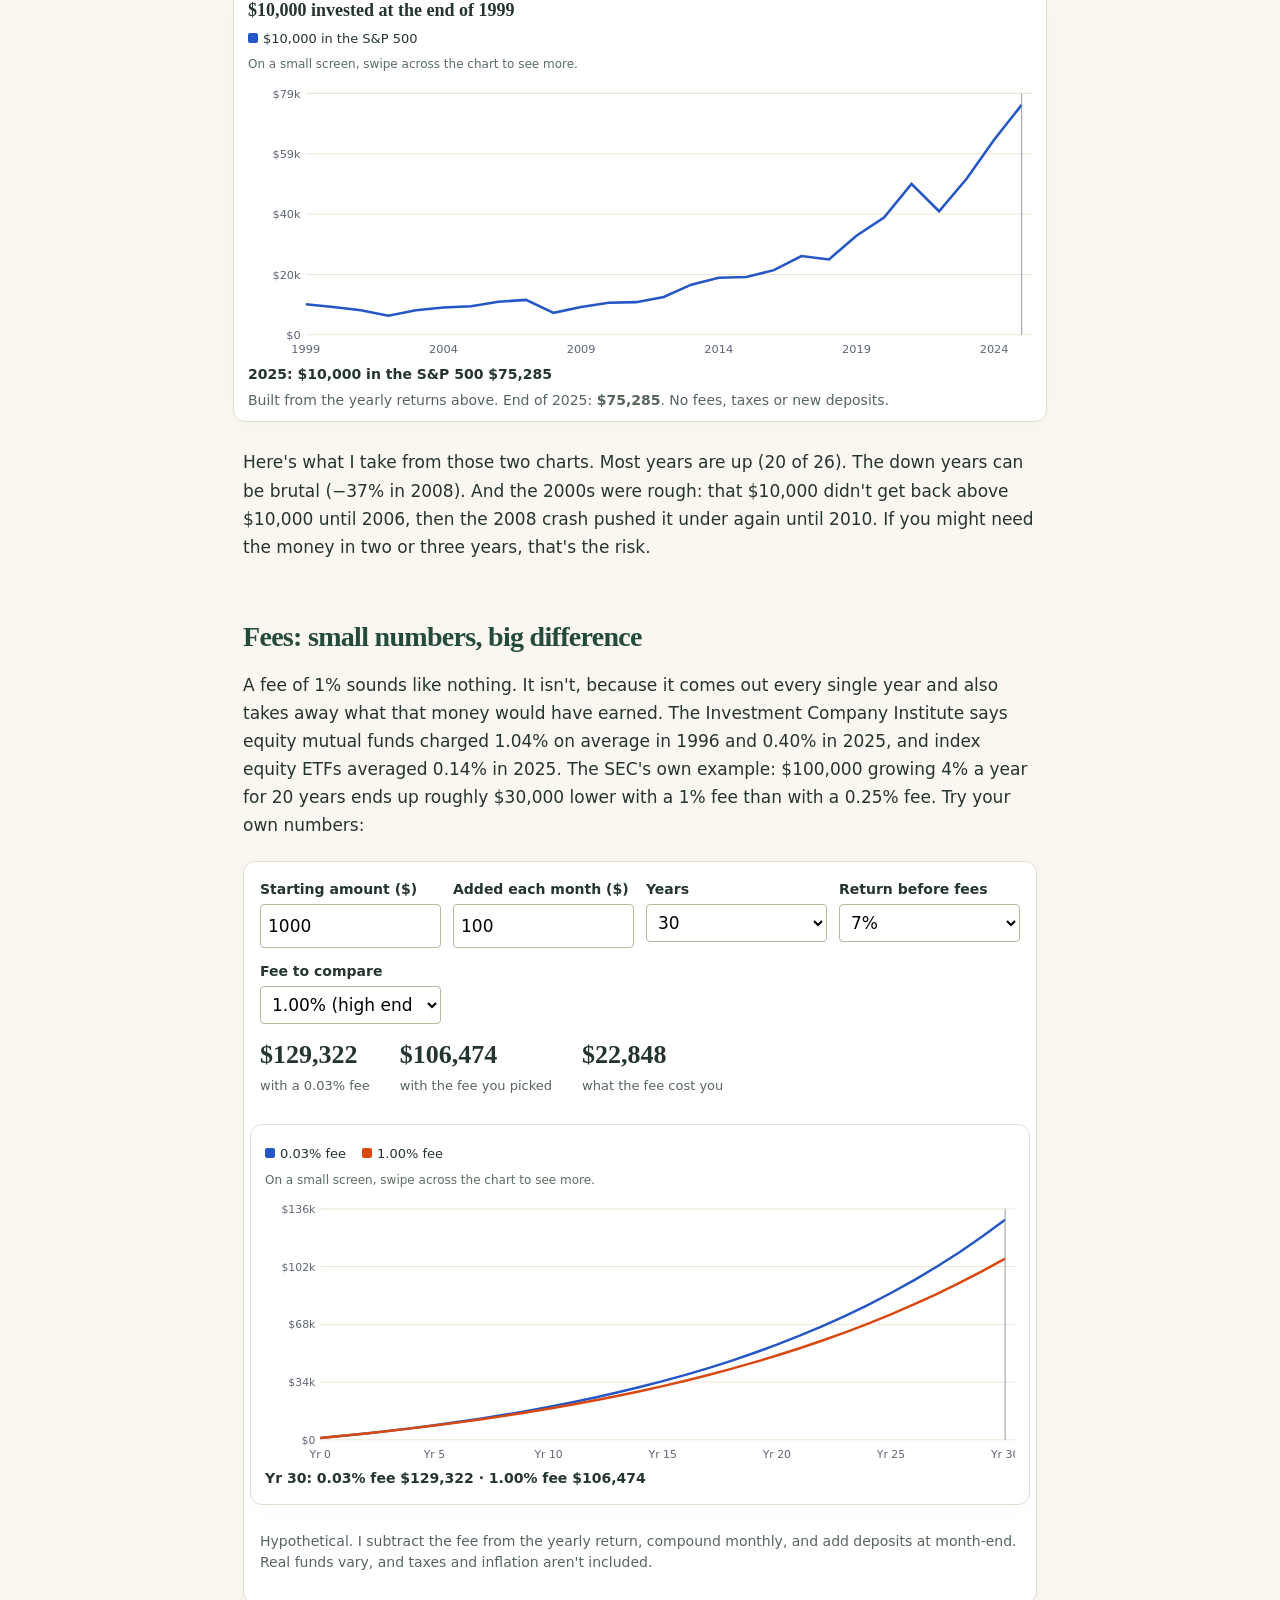
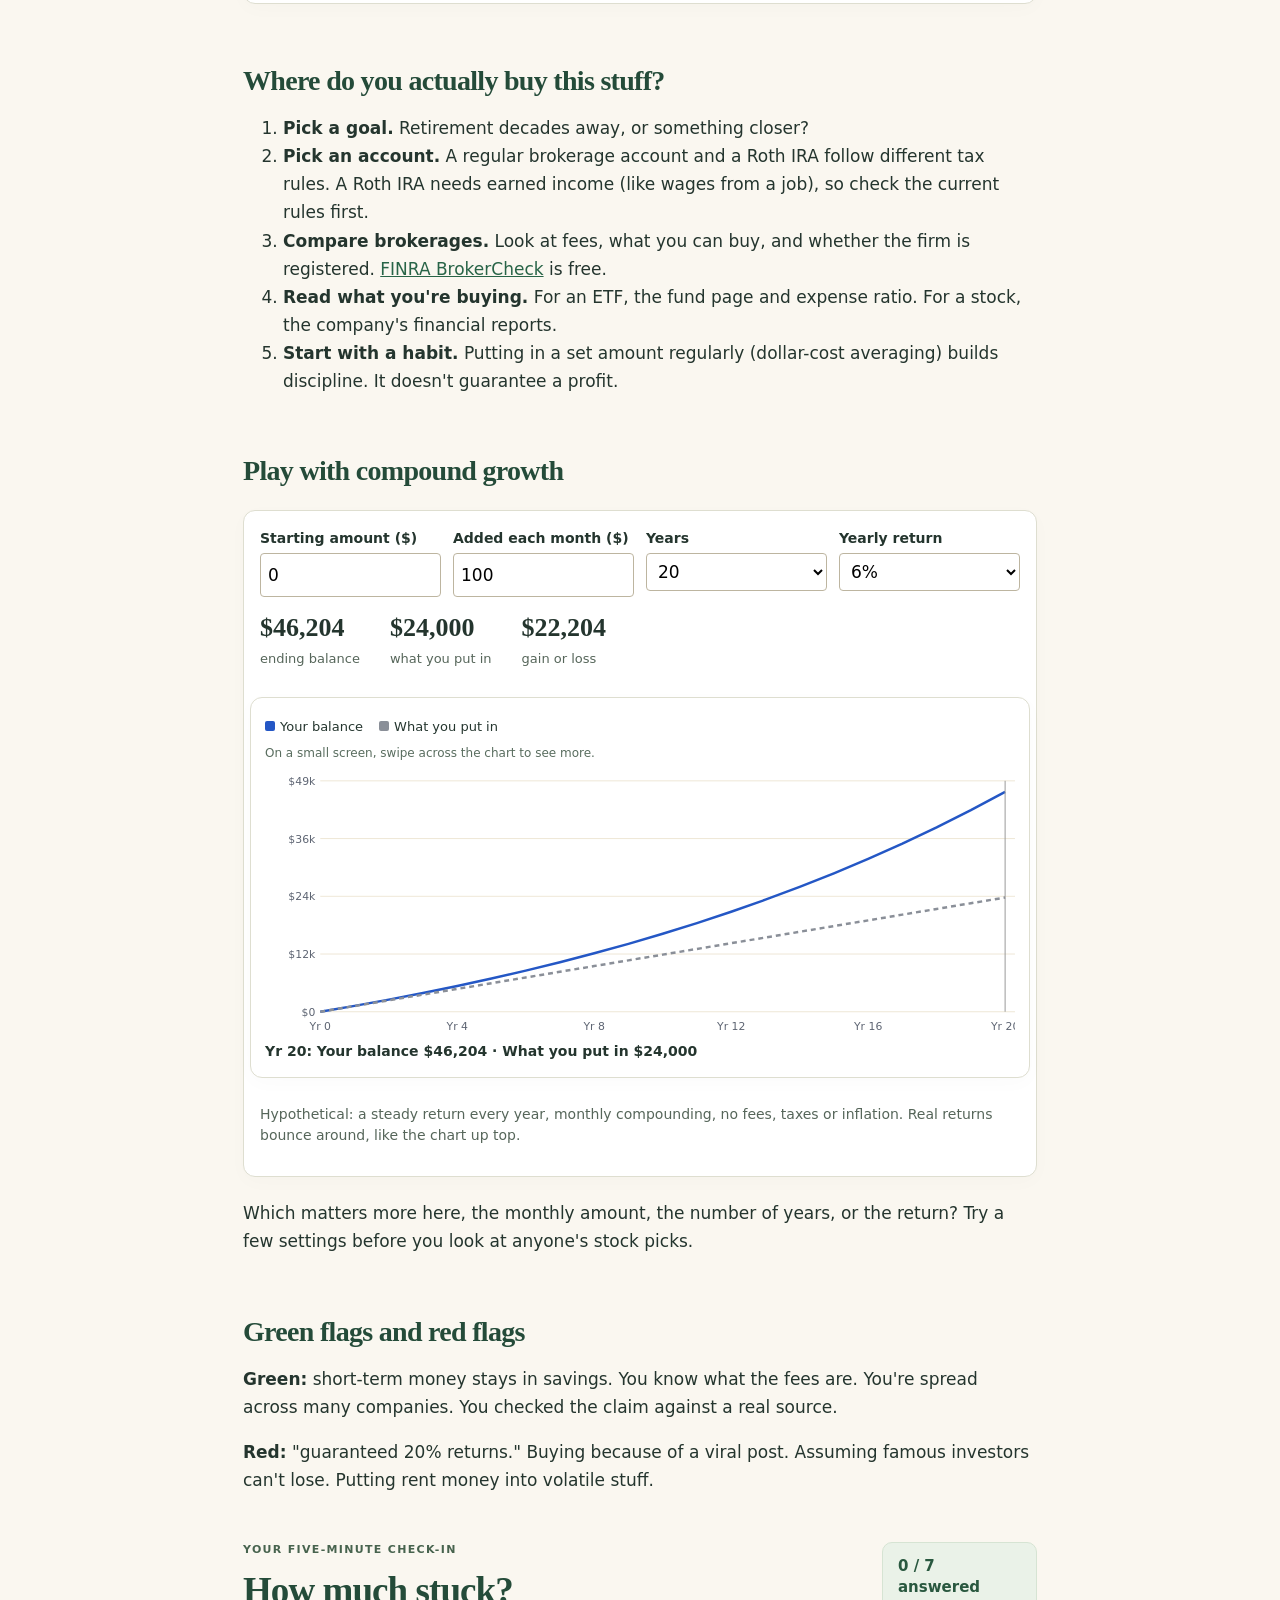
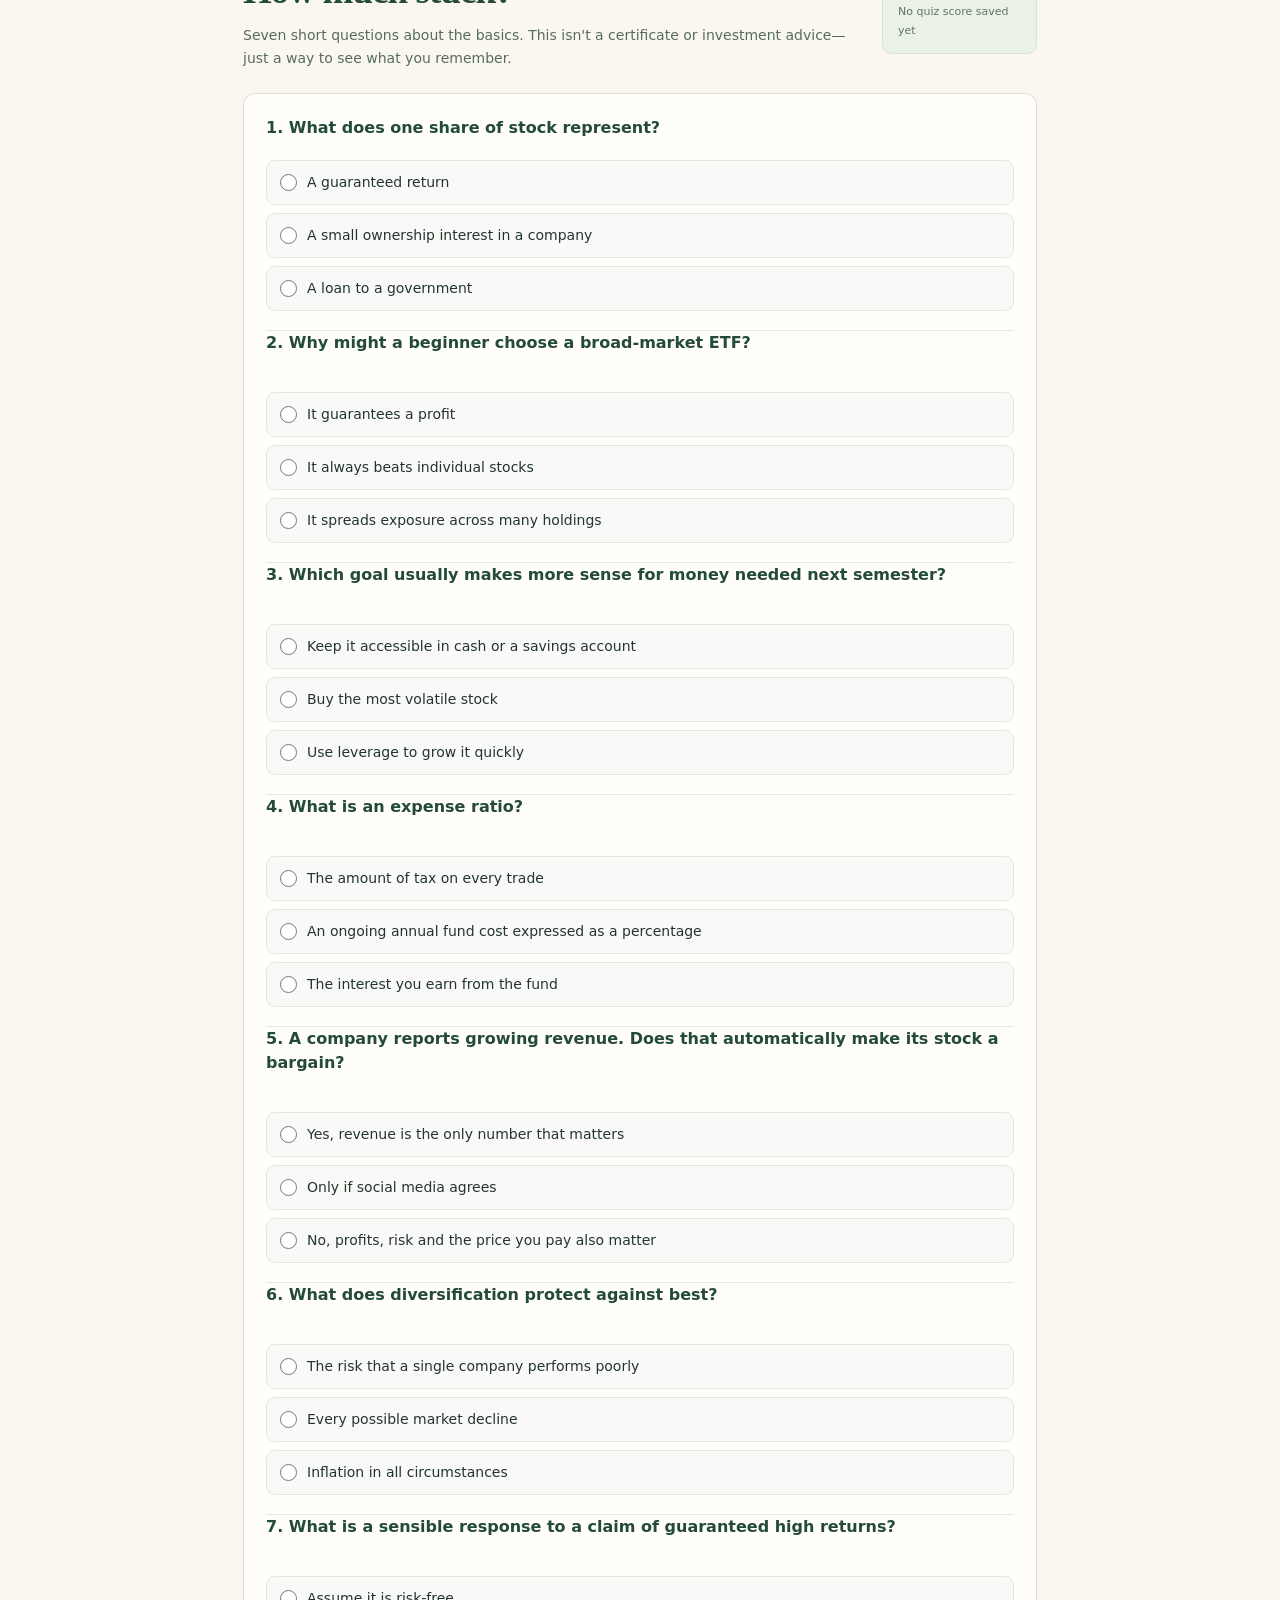
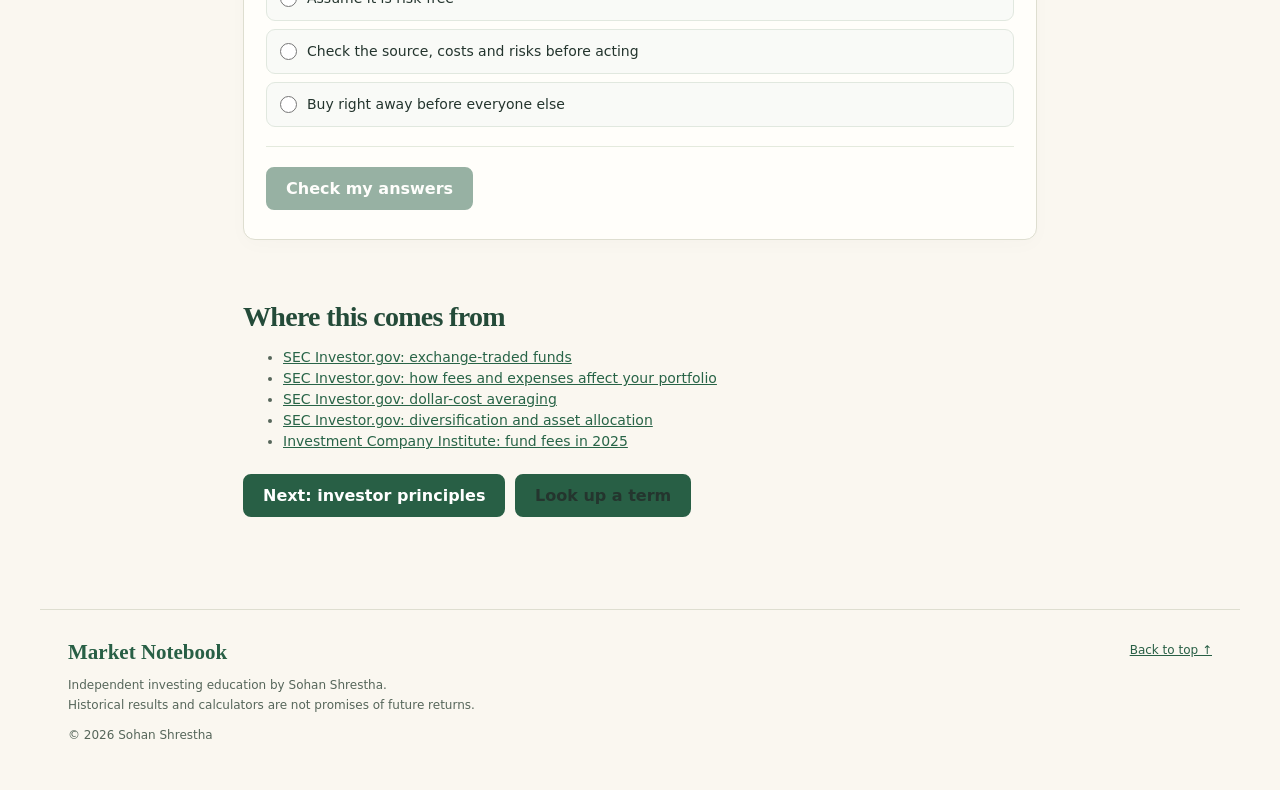
<file: start.html>
<!doctype html><html lang="en"><head><meta charset="utf-8"><meta name="viewport" content="width=device-width,initial-scale=1"><title>Investing 101 | Market Notebook</title><meta name="description" content="Stocks, ETFs, fees and risk explained for college students, with historical S&amp;P 500 data and calculators you can play with."><link rel="icon" href="favicon.svg" type="image/svg+xml"><link rel="stylesheet" href="styles.css"><script defer src="script.js"></script><script defer src="learning-path.js"></script><script defer src="quiz.js"></script><link rel="canonical" href="https://sohan660.github.io/Market-Notebook/start.html"><link rel="stylesheet" href="site.css"><link rel="stylesheet" href="features.css">

<!-- Social media preview -->
<meta property="og:type" content="website">
<meta property="og:title" content="Investing 101 | Market Notebook">
<meta property="og:description" content="Stocks, ETFs, fees and risk explained for college students, with historical S&amp;P 500 data and calculators you can play with.">
<meta property="og:url" content="https://sohan660.github.io/Market-Notebook/start.html">
<meta property="og:image" content="https://sohan660.github.io/Market-Notebook/social-preview.png">
<meta property="og:image:width" content="1200">
<meta property="og:image:height" content="630">
<meta name="twitter:card" content="summary_large_image">
<meta name="twitter:image" content="https://sohan660.github.io/Market-Notebook/social-preview.png">
<script defer src="nav.js"></script>
<link rel="stylesheet" href="enhancements.css">
<link rel="stylesheet" href="refresh.css">
</head><body class="reading-page"><a class="skip-link" href="#main-content">Skip to content</a>
<header class="site-header"><nav class="site-nav" aria-label="Main navigation"><a class="site-brand" href="index.html">Market Notebook<span>Learn investing, thoughtfully.</span></a><button type="button" class="mobile-menu-toggle" aria-controls="site-links" aria-expanded="false" aria-label="Open navigation" hidden><span class="menu-label">Menu</span><span aria-hidden="true">☰</span></button><div class="site-links" id="site-links"><a href="index.html">Home</a><a href="start.html" aria-current="page">Investing 101</a><a href="investors.html">Investor Principles</a><a href="research.html">Research Lab</a><a href="watchlist.html">Watchlist</a><a href="glossary.html">Glossary</a><a href="about.html">About me</a><a href="https://www.linkedin.com/in/sohvn/" target="_blank" rel="noopener noreferrer">LinkedIn <span aria-hidden="true">↗</span></a></div></nav></header>
<main class="wrap" id="main-content" tabindex="-1">
<noscript><div class="note"><b>JavaScript is disabled.</b> Interactive charts, calculators, and the quiz need JavaScript enabled. The written lessons and source links still work.</div></noscript>
<h1>Investing 101</h1>
<p class="lead">This is the guide I wish I'd had: what a stock is, what an ETF is, what fees do, and what the market has really done. It's for learning, not a recommendation.</p><nav class="page-toc" aria-label="On this page"><p class="eyebrow">ON THIS PAGE</p><div><a href="#before">Before you invest anything</a><a href="#stocks">What's a stock?</a><a href="#etfs">What's an ETF?</a><a href="#difference">Stock vs. ETF</a><a href="#market">What the market actually does</a><a href="#fees">Fees: small numbers, big difference</a><a href="#accounts">Where do you actually buy this stuff?</a><a href="#compounding">Play with compound growth</a><a href="#habits">Green flags and red flags</a><a href="#quiz-section">Quick quiz</a><a href="#sources">Where this comes from</a></div></nav>

<section class="study-track" id="learning-path" aria-labelledby="learning-path-heading">
<div class="study-track-head"><div><p class="eyebrow">BEGINNER LEARNING PATH</p><h2 id="learning-path-heading">Five lessons to get started.</h2><p>Check off what you've studied. Progress is saved only in this browser.</p></div><strong id="study-track-count" role="status" aria-live="polite">0 of 5 completed</strong></div>
<div class="study-track-progress" role="progressbar" aria-label="Learning progress" aria-valuemin="0" aria-valuemax="5" aria-valuenow="0"><span id="study-track-fill"></span></div>
<div class="study-track-list">
<label><input type="checkbox" data-path-step="risk"><span>01</span><a href="#before">Risk and financial goals</a></label>
<label><input type="checkbox" data-path-step="stocks"><span>02</span><a href="#stocks">Stocks and ETFs</a></label>
<label><input type="checkbox" data-path-step="history"><span>03</span><a href="#market">What markets have done</a></label>
<label><input type="checkbox" data-path-step="fees"><span>04</span><a href="#fees">Fees and compounding</a></label>
<label><input type="checkbox" data-path-step="quiz"><span>05</span><a href="#quiz-section">Take the quiz</a></label></div>
<button class="feature-btn quiet" type="button" id="study-track-reset">Reset progress</button></section>
<h2 id="before">Before you invest anything</h2>
<p>Rent, groceries and next semester's bill shouldn't sit in the stock market, because prices can drop right when you need the cash. Keep some money in a plain savings account first. Also look at any high-interest debt before investing. Paying off a credit card charging 20% or more beats hoping for a 10% market return.</p>
<dl><dt>Stock</dt><dd>A small piece of ownership in one company.</dd><dt>ETF</dt><dd>A basket of investments that trades like one stock.</dd><dt>Index</dt><dd>A list of investments used as a benchmark, such as the S&amp;P 500, which tracks roughly 500 large U.S. companies.</dd><dt>Dividend</dt><dd>Cash some companies pay out to shareholders.</dd><dt>Expense ratio</dt><dd>The yearly fee a fund charges, as a percent of your money in it.</dd><dt>Diversification</dt><dd>Not putting everything in one basket.</dd></dl>

<h2 id="stocks">What's a stock?</h2>
<p>Say your favorite coffee shop went public. If you bought one share, you'd own a tiny slice of the shop. If the business does well, the share price can rise, and some companies also pay dividends. If it does badly, the price can fall and you can lose some or all of what you put in. A famous brand isn't automatically a good buy at today's price.</p>

<h2 id="etfs">What's an ETF?</h2>
<p>ETF stands for exchange-traded fund. It's a basket of investments that trades like a single stock. A broad stock ETF can hold hundreds or thousands of companies, so one bad company hurts less. It can still lose money when the whole market falls. And not every ETF is broad: some hold one industry or one country, which is a lot riskier. Look at what's inside before you buy.</p>

<h2 id="difference">Stock vs. ETF</h2>
<table><tr><th></th><th>One company's stock</th><th>Broad stock ETF</th></tr><tr><td>What you own</td><td>A slice of one company</td><td>A slice of a fund holding many</td></tr><tr><td>Risk from one company</td><td>High</td><td>Spread out</td></tr><tr><td>Can you lose money?</td><td>Yes</td><td>Yes</td></tr><tr><td>Yearly fund fee</td><td>None for the share itself</td><td>Yes (the expense ratio)</td></tr><tr><td>Homework</td><td>Understand one business</td><td>Understand what the fund holds and costs</td></tr></table>

<h2 id="market">What the market actually does</h2>
<figure class="chart" data-chart="sp"><h3>S&amp;P 500 yearly returns, 2000–2025</h3><div class="legend"></div><p class="chart-scroll-hint">On a small screen, swipe across the chart to see more.</p><div class="plot" tabindex="0" role="region" aria-label="Scrollable chart"></div><div class="readout" role="status" aria-live="polite">Hover or tap a bar.</div><details><summary>Show the numbers as a table</summary><div class="tbl"></div></details><figcaption>Annual total returns, including reinvested dividends. Source: historical figures listed by <a href="https://smartasset.com/investing/sp-500-average-annual-return" target="_blank" rel="noopener noreferrer">SmartAsset</a>; 2023–2025 also checked against <a href="https://www.spglobal.com/spdji/en/commentary/article/us-equities-market-attributes" target="_blank" rel="noopener noreferrer">S&amp;P Dow Jones Indices</a>.</figcaption></figure><figure class="chart" data-chart="ten"><h3>$10,000 invested at the end of 1999</h3><div class="legend"></div><p class="chart-scroll-hint">On a small screen, swipe across the chart to see more.</p><div class="plot" tabindex="0" role="region" aria-label="Scrollable chart"></div><div class="readout" role="status" aria-live="polite">Hover or tap the chart.</div><figcaption>Built from the yearly returns above. End of 2025: <b id="tenEnd">see chart</b>. No fees, taxes or new deposits.</figcaption></figure>
<p>Here's what I take from those two charts. Most years are up (20 of 26). The down years can be brutal (&minus;37% in 2008). And the 2000s were rough: that $10,000 didn't get back above $10,000 until 2006, then the 2008 crash pushed it under again until 2010. If you might need the money in two or three years, that's the risk.</p>

<h2 id="fees">Fees: small numbers, big difference</h2>
<p>A fee of 1% sounds like nothing. It isn't, because it comes out every single year and also takes away what that money would have earned. The Investment Company Institute says equity mutual funds charged 1.04% on average in 1996 and 0.40% in 2025, and index equity ETFs averaged 0.14% in 2025. The SEC's own example: $100,000 growing 4% a year for 20 years ends up roughly $30,000 lower with a 1% fee than with a 0.25% fee. Try your own numbers:</p>
<div class="calc"><div class="grid"><div><label for="fInit">Starting amount ($)</label><input id="fInit" type="number" min="0" max="1000000000" step="any" value="1000"></div><div><label for="fMonthly">Added each month ($)</label><input id="fMonthly" type="number" min="0" max="1000000000" step="any" value="100"></div><div><label for="fYears">Years</label><select id="fYears"><option value="10">10</option><option value="20">20</option><option value="30" selected>30</option><option value="40">40</option></select></div><div><label for="fGross">Return before fees</label><select id="fGross"><option value="4">4%</option><option value="6">6%</option><option value="7" selected>7%</option><option value="8">8%</option></select></div><div><label for="fFee">Fee to compare</label><select id="fFee"><option value="0.03">0.03% (low-cost index fund example)</option><option value="0.14">0.14% (average index equity ETF)</option><option value="0.4">0.40% (average equity mutual fund)</option><option value="1" selected>1.00% (high end of the SEC example)</option></select></div></div>
<div class="out" aria-live="polite"><div><b id="fLow">&mdash;</b><span>with a 0.03% fee</span></div><div><b id="fHigh">&mdash;</b><span>with the fee you picked</span></div><div><b id="fDiff">&mdash;</b><span>what the fee cost you</span></div></div>
<figure class="chart" id="feeChart"><div class="legend"></div><p class="chart-scroll-hint">On a small screen, swipe across the chart to see more.</p><div class="plot" tabindex="0" role="region" aria-label="Scrollable chart"></div><div class="readout" role="status" aria-live="polite">Hover over the chart.</div></figure><p class="small">Hypothetical. I subtract the fee from the yearly return, compound monthly, and add deposits at month-end. Real funds vary, and taxes and inflation aren't included.</p></div>

<h2 id="accounts">Where do you actually buy this stuff?</h2>
<ol><li><b>Pick a goal.</b> Retirement decades away, or something closer?</li><li><b>Pick an account.</b> A regular brokerage account and a Roth IRA follow different tax rules. A Roth IRA needs earned income (like wages from a job), so check the current rules first.</li><li><b>Compare brokerages.</b> Look at fees, what you can buy, and whether the firm is registered. <a href="https://brokercheck.finra.org/" target="_blank" rel="noopener noreferrer">FINRA BrokerCheck</a> is free.</li><li><b>Read what you're buying.</b> For an ETF, the fund page and expense ratio. For a stock, the company's financial reports.</li><li><b>Start with a habit.</b> Putting in a set amount regularly (dollar-cost averaging) builds discipline. It doesn't guarantee a profit.</li></ol>

<h2 id="compounding">Play with compound growth</h2>
<div class="calc"><div class="grid"><div><label for="initial">Starting amount ($)</label><input id="initial" type="number" min="0" max="1000000000" step="any" value="0"></div><div><label for="monthly">Added each month ($)</label><input id="monthly" type="number" min="0" max="1000000000" step="any" value="100"></div><div><label for="period">Years</label><select id="period"><option value="5">5</option><option value="10">10</option><option value="20" selected>20</option><option value="30">30</option><option value="40">40</option></select></div><div><label for="assumed">Yearly return</label><select id="assumed"><option value="-2">&minus;2% (bad scenario)</option><option value="0">0%</option><option value="4">4%</option><option value="6" selected>6%</option><option value="8">8%</option></select></div></div>
<div class="out" aria-live="polite"><div><b id="total">&mdash;</b><span>ending balance</span></div><div><b id="contributed">&mdash;</b><span>what you put in</span></div><div><b id="growth">&mdash;</b><span>gain or loss</span></div></div>
<figure class="chart" id="growChart"><div class="legend"></div><p class="chart-scroll-hint">On a small screen, swipe across the chart to see more.</p><div class="plot" tabindex="0" role="region" aria-label="Scrollable chart"></div><div class="readout" role="status" aria-live="polite">Hover over the chart.</div></figure><p class="small">Hypothetical: a steady return every year, monthly compounding, no fees, taxes or inflation. Real returns bounce around, like the chart up top.</p></div>
<p>Which matters more here, the monthly amount, the number of years, or the return? Try a few settings before you look at anyone's stock picks.</p>

<h2 id="habits">Green flags and red flags</h2>
<p><b>Green:</b> short-term money stays in savings. You know what the fees are. You're spread across many companies. You checked the claim against a real source.</p>
<p><b>Red:</b> "guaranteed 20% returns." Buying because of a viral post. Assuming famous investors can't lose. Putting rent money into volatile stuff.</p>

<section id="quiz-section" class="quiz-section" aria-labelledby="quiz-heading">
  <div class="quiz-section-head"><div><p class="eyebrow">YOUR FIVE-MINUTE CHECK-IN</p><h2 id="quiz-heading">How much stuck?</h2><p>Seven short questions about the basics. This isn't a certificate or investment advice—just a way to see what you remember.</p></div><div class="quiz-score-pill"><strong id="quiz-progress" role="status" aria-live="polite">0 / 7 answered</strong><span id="quiz-best">No quiz score saved yet</span></div></div>
  <form id="quiz" class="calc quiz-form"><div id="quiz-questions"></div>
    <div class="quiz-actions"><button class="btn" id="quiz-submit" type="submit">Check my answers</button><button class="feature-btn" id="quiz-retake" type="button" hidden>Try again</button><button class="feature-btn primary" id="quiz-share" type="button" hidden>Copy score to share</button></div>
    <div id="quiz-results" class="quiz-results" hidden role="region" aria-label="Quiz results"><p class="eyebrow">MY INVESTING 101 SCORE</p><div class="quiz-big-score" id="score">—</div><p id="quiz-percent" class="quiz-percent"></p><p id="quiz-summary"></p><p class="quiz-result-fineprint">Just a learning exercise. No accounts, rankings or public scores.</p></div>
    <p id="quiz-share-status" class="quiz-share-status" role="status" aria-live="polite"></p>
  </form>
</section>

<h2 id="sources">Where this comes from</h2>
<ul class="small"><li><a href="https://www.investor.gov/introduction-investing/investing-basics/investment-products/mutual-funds-and-exchange-traded-2" target="_blank" rel="noopener noreferrer">SEC Investor.gov: exchange-traded funds</a></li><li><a href="https://www.investor.gov/introduction-investing/general-resources/news-alerts/alerts-bulletins/investor-bulletins/updated" target="_blank" rel="noopener noreferrer">SEC Investor.gov: how fees and expenses affect your portfolio</a></li><li><a href="https://www.investor.gov/introduction-investing/investing-basics/glossary/dollar-cost-averaging" target="_blank" rel="noopener noreferrer">SEC Investor.gov: dollar-cost averaging</a></li><li><a href="https://www.investor.gov/additional-resources/general-resources/publications-research/info-sheets/beginners-guide-asset" target="_blank" rel="noopener noreferrer">SEC Investor.gov: diversification and asset allocation</a></li><li><a href="https://www.ici.org/news-release/mutual-fund-and-etf-fees-remained-near-historic-lows-in-2025" target="_blank" rel="noopener noreferrer">Investment Company Institute: fund fees in 2025</a></li></ul>
<div class="btns"><a class="btn" href="investors.html">Next: investor principles</a><a class="btn alt" href="glossary.html">Look up a term</a></div>
</main><footer class="site-footer"><div><a class="footer-brand" href="index.html">Market Notebook</a><p>Independent investing education by Sohan Shrestha.<br>Historical results and calculators are not promises of future returns.</p><span>© 2026 Sohan Shrestha</span></div><a href="#main-content">Back to top ↑</a></footer></body></html>
</file>
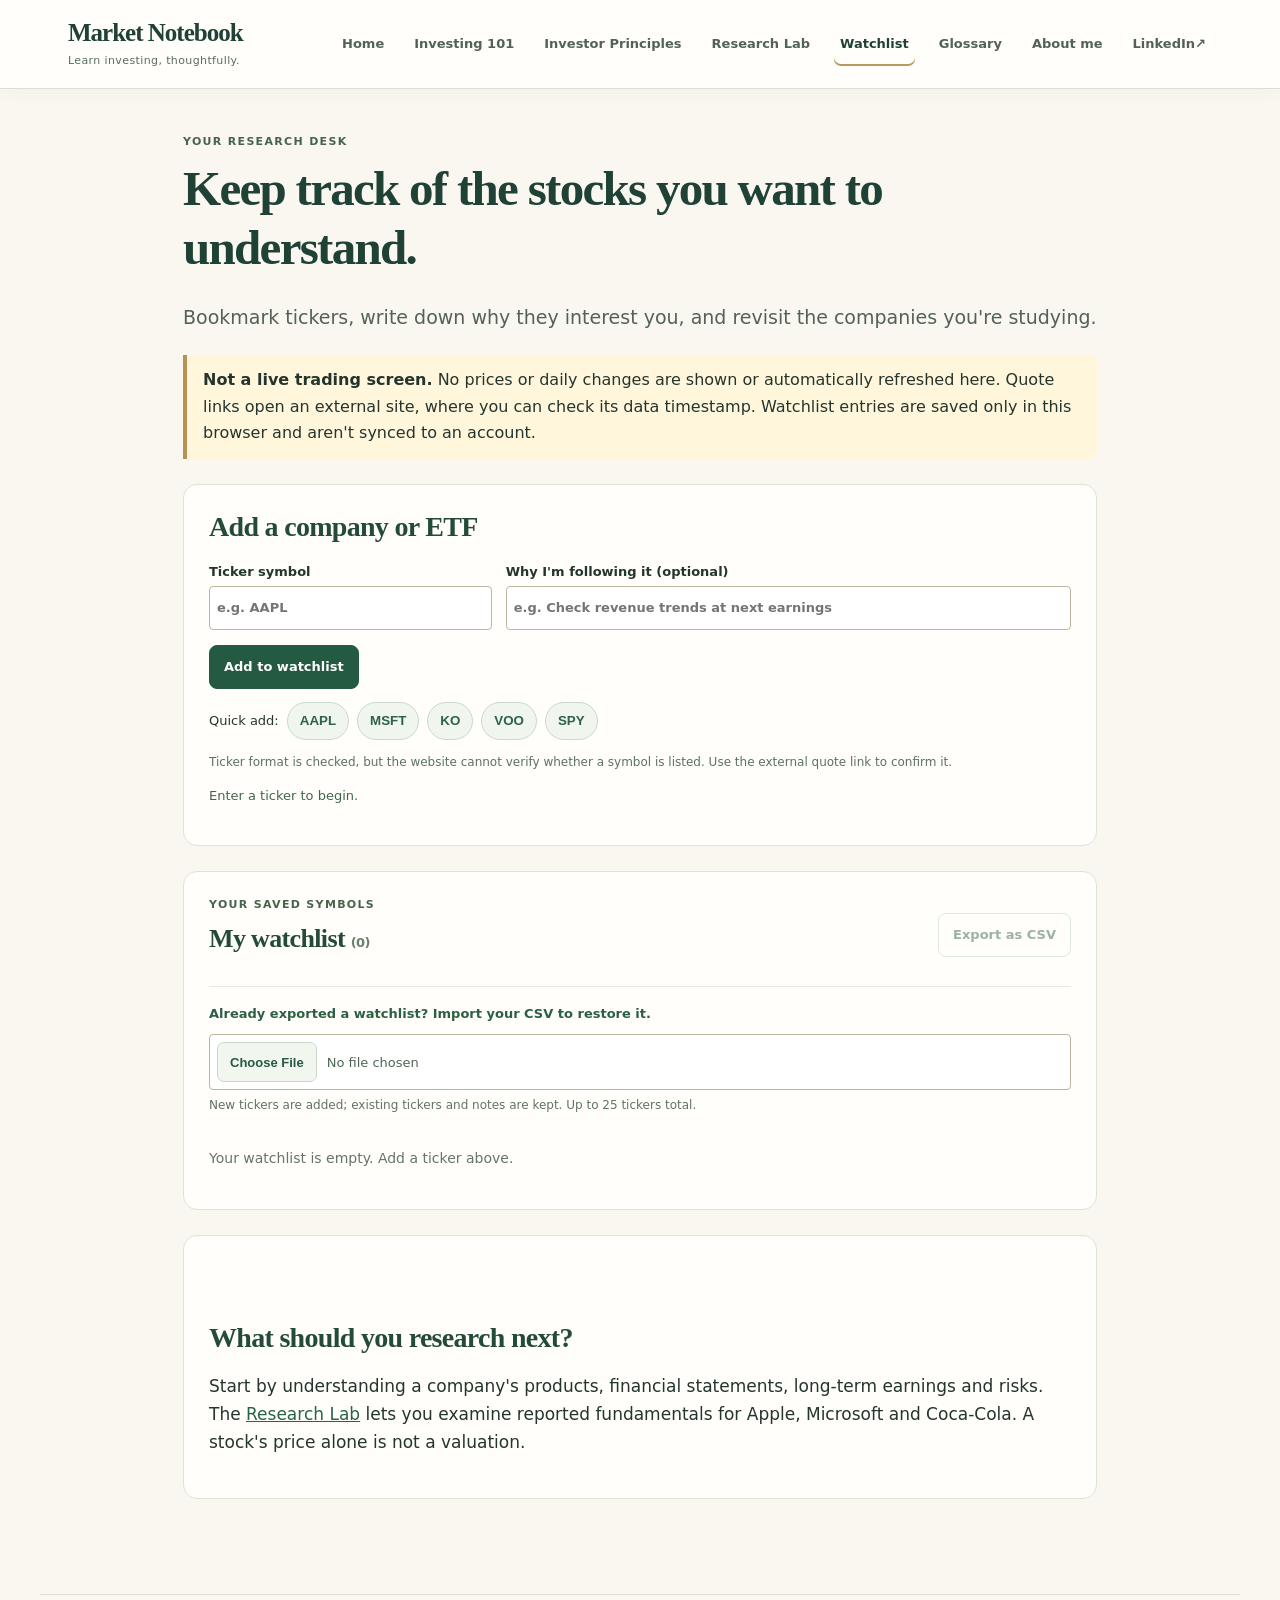
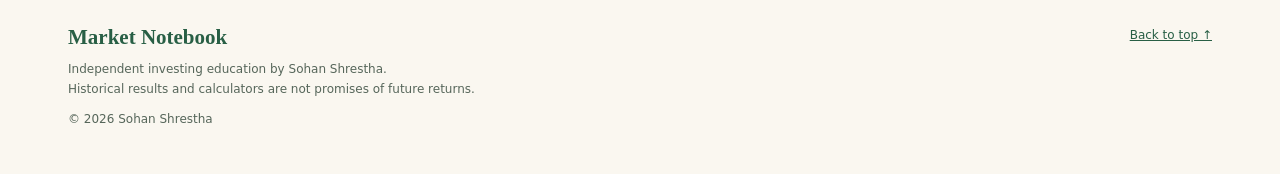
<file: watchlist.html>
<!doctype html>
<html lang="en"><head>
<meta charset="utf-8"><meta name="viewport" content="width=device-width,initial-scale=1">
<meta name="theme-color" content="#faf7f0">
<title>My Stock Watchlist | Market Notebook</title>
<meta name="description" content="A private browser-only stock watchlist with ticker research notes, exportable CSV and links to external market quotes. No live prices are shown.">
<link rel="canonical" href="https://sohan660.github.io/Market-Notebook/watchlist.html"><link rel="icon" href="favicon.svg" type="image/svg+xml">
<link rel="stylesheet" href="styles.css"><link rel="stylesheet" href="site.css"><link rel="stylesheet" href="features.css">
<script defer src="watchlist.js"></script>
<meta property="og:type" content="website"><meta property="og:title" content="My Stock Watchlist | Market Notebook">
<meta property="og:description" content="Keep a browser-only stock watchlist and open external market quote pages.">
<meta property="og:url" content="https://sohan660.github.io/Market-Notebook/watchlist.html">
<meta property="og:image" content="https://sohan660.github.io/Market-Notebook/social-preview.png"><meta property="og:image:width" content="1200"><meta property="og:image:height" content="630">
<meta name="twitter:card" content="summary_large_image"><meta name="twitter:image" content="https://sohan660.github.io/Market-Notebook/social-preview.png">
<script defer src="nav.js"></script>
<link rel="stylesheet" href="enhancements.css">
<link rel="stylesheet" href="refresh.css">
</head><body class="reading-page watchlist-page"><a class="skip-link" href="#main-content">Skip to content</a>
<header class="site-header"><nav class="site-nav" aria-label="Main navigation"><a class="site-brand" href="index.html">Market Notebook<span>Learn investing, thoughtfully.</span></a><button type="button" class="mobile-menu-toggle" aria-controls="site-links" aria-expanded="false" aria-label="Open navigation" hidden><span class="menu-label">Menu</span><span aria-hidden="true">☰</span></button><div class="site-links" id="site-links"><a href="index.html">Home</a><a href="start.html">Investing 101</a><a href="investors.html">Investor Principles</a><a href="research.html">Research Lab</a><a href="watchlist.html" aria-current="page">Watchlist</a><a href="glossary.html">Glossary</a><a href="about.html">About me</a><a href="https://www.linkedin.com/in/sohvn/" target="_blank" rel="noopener noreferrer">LinkedIn <span aria-hidden="true">↗</span></a></div></nav></header>
<main class="wrap" id="main-content" tabindex="-1">
<p class="eyebrow">YOUR RESEARCH DESK</p><h1>Keep track of the stocks you want to understand.</h1>
<p class="lead">Bookmark tickers, write down why they interest you, and revisit the companies you're studying.</p>
<p class="note"><b>Not a live trading screen.</b> No prices or daily changes are shown or automatically refreshed here. Quote links open an external site, where you can check its data timestamp. Watchlist entries are saved only in this browser and aren't synced to an account.</p>
<section class="watchlist-add" aria-labelledby="watch-add-heading"><h2 id="watch-add-heading">Add a company or ETF</h2>
<form id="watchlist-form"><div class="watchlist-form-grid">
<label for="watch-symbol">Ticker symbol<input id="watch-symbol" type="text" maxlength="12" autocomplete="off" autocapitalize="characters" placeholder="e.g. AAPL" required></label>
<label for="watch-note">Why I'm following it (optional)<input id="watch-note" type="text" maxlength="240" placeholder="e.g. Check revenue trends at next earnings"></label>
</div><button type="submit" class="feature-btn primary">Add to watchlist</button></form>
<p class="watchlist-suggestions">Quick add: <button data-add-symbol="AAPL" type="button">AAPL</button><button data-add-symbol="MSFT" type="button">MSFT</button><button data-add-symbol="KO" type="button">KO</button><button data-add-symbol="VOO" type="button">VOO</button><button data-add-symbol="SPY" type="button">SPY</button></p>
<p class="watchlist-format">Ticker format is checked, but the website cannot verify whether a symbol is listed. Use the external quote link to confirm it.</p><p id="watch-status" role="status" aria-live="polite">Enter a ticker to begin.</p></section>
<section class="watchlist-results" aria-labelledby="watch-results-heading"><div class="watchlist-results-head"><div><p class="eyebrow">YOUR SAVED SYMBOLS</p><h2 id="watch-results-heading">My watchlist <span id="watch-count">(0)</span></h2></div><button type="button" id="watch-export" class="feature-btn">Export as CSV</button></div>
<div class="watch-import"><label for="watch-import-file">Already exported a watchlist? Import your CSV to restore it.</label><input id="watch-import-file" type="file" accept=".csv,text/csv" aria-describedby="watch-import-hint"><p id="watch-import-hint">New tickers are added; existing tickers and notes are kept. Up to 25 tickers total.</p></div>
<div id="watch-entries" class="watchlist-entries"><p class="watchlist-empty">Your list is empty. Add a ticker above.</p></div></section>
<section class="watchlist-help"><h2>What should you research next?</h2><p>Start by understanding a company's products, financial statements, long-term earnings and risks. The <a href="research.html">Research Lab</a> lets you examine reported fundamentals for Apple, Microsoft and Coca-Cola. A stock's price alone is not a valuation.</p></section>
</main><footer class="site-footer"><div><a class="footer-brand" href="index.html">Market Notebook</a><p>Independent investing education by Sohan Shrestha.<br>Historical results and calculators are not promises of future returns.</p><span>© 2026 Sohan Shrestha</span></div><a href="#main-content">Back to top ↑</a></footer></body></html>
</file>
<file: styles.css>
:root{--ink:#1f2430;--paper:#faf7f0;--line:#e3dccb;--blue:#2457c5;--red:#d9480f;--amber:#f2a900;--mut:#5d6472}
*{box-sizing:border-box}
body{margin:0;background:var(--paper);color:var(--ink);font:17px/1.65 system-ui,-apple-system,"Segoe UI",Roboto,sans-serif}
.wrap{max-width:760px;margin:0 auto;padding:0 20px}
header.top{border-bottom:2px solid var(--ink)}
.nav{display:flex;flex-wrap:wrap;gap:6px 22px;align-items:baseline;padding:14px 20px;max-width:960px;margin:0 auto}
.nav a{color:var(--ink);text-decoration:none;font-size:15px}
.nav a.logo{font:700 21px Georgia,serif;margin-right:auto}
.nav a.on{text-decoration:underline;text-decoration-thickness:2px;text-underline-offset:5px}
h1,h2,h3{font-family:Georgia,"Times New Roman",serif;line-height:1.2;margin:1.7em 0 .5em}
h1{font-size:clamp(32px,6vw,46px);margin-top:.7em}
h2{font-size:28px}h3{font-size:20px}
a{color:var(--blue)}
mark{background:linear-gradient(transparent 55%,#fde68a 55%);color:inherit;padding:0 2px}
.lead{font-size:20px;color:#3a4150}
.btns{display:flex;flex-wrap:wrap;gap:10px;margin:22px 0}
.btn{display:inline-block;padding:10px 18px;border:2px solid var(--ink);border-radius:6px;background:var(--ink);color:#fff;text-decoration:none;font:600 16px system-ui,sans-serif;cursor:pointer}
.btn.alt{background:transparent;color:var(--ink)}
.note{border-left:4px solid var(--amber);background:#fff6dc;padding:12px 16px;margin:22px 0;font-size:16px}
.take{border:2px dashed #cfc6b0;background:#fff;padding:12px 16px;margin:22px 0}
figure.chart{margin:26px -10px;background:#fff;border:1px solid var(--line);border-radius:6px;padding:14px 14px 10px}
figure.chart h3{margin:0 0 6px;font-size:18px}
figcaption,.small{font-size:14px;color:var(--mut);line-height:1.5}
.plot{overflow-x:auto}.plot svg{display:block;width:100%;min-width:600px;height:auto}
svg text{font:11px system-ui,sans-serif;fill:#5d6472}
.readout{min-height:1.6em;font-size:14px;font-weight:600;margin:4px 0}
.legend{display:flex;flex-wrap:wrap;gap:4px 16px;font-size:13px;margin:4px 0}
.legend i{display:inline-block;width:10px;height:10px;margin-right:5px;border-radius:2px}
.hb{display:grid;grid-template-columns:150px 1fr 64px;gap:8px;align-items:center;margin:7px 0;font-size:14px}
.hb b{text-align:right}.tr{background:#f1ebdc;height:18px;border-radius:3px}.tr i{display:block;height:100%;border-radius:3px}
table{border-collapse:collapse;width:100%;font-size:15px;margin:14px 0}
th,td{border:1px solid var(--line);padding:7px 10px;text-align:left;vertical-align:top}th{background:#f1ebdc}
details summary{cursor:pointer;font-size:14px;color:var(--blue);margin:6px 0}
.calc{background:#fff;border:1px solid var(--line);border-radius:6px;padding:16px;margin:22px 0}
.grid{display:grid;grid-template-columns:repeat(auto-fit,minmax(150px,1fr));gap:12px}
label{display:block;font-size:14px;font-weight:600}
input,select{width:100%;font:inherit;padding:7px;border:1px solid #bdb5a0;border-radius:4px;background:#fff;margin-top:3px}
.out{display:flex;flex-wrap:wrap;gap:8px 30px;margin:16px 0 4px}.out b{display:block;font:700 26px Georgia,serif}.out span{font-size:13px;color:var(--mut)}
.q{margin:16px 0}.q label{font-weight:400;padding:3px 0;font-size:16px}.q input{width:auto;margin:0 8px 0 0}
.ok{color:#1a7f37}.bad{color:var(--red)}
dt{font-weight:700;margin-top:10px}dd{margin:0 0 0 0}
footer{border-top:2px solid var(--ink);margin-top:64px;padding:20px 0 44px;font-size:14px;color:var(--mut)}
@media(max-width:600px){figure.chart{margin-inline:-8px}.hb{grid-template-columns:105px 1fr 56px}}

/* Launch polish: keep the student-made layout and make it easier to use on a phone. */
.kicker{font:700 12px/1.4 system-ui,sans-serif;letter-spacing:.09em;text-transform:uppercase;color:var(--mut);margin:23px 0 0}
.nav a{min-height:38px;display:inline-flex;align-items:center}
.nav a.logo{align-items:center}
a:focus-visible,button:focus-visible,input:focus-visible,select:focus-visible,summary:focus-visible{outline:3px solid var(--blue);outline-offset:3px;border-radius:3px}
.plot{-webkit-overflow-scrolling:touch;max-width:100%}
figure.chart{max-width:calc(100% + 20px)}
.hb{min-width:0}.hb span{overflow-wrap:anywhere}
.readout{overflow-wrap:anywhere}
.calc .grid>div{min-width:0}
@media(max-width:600px){
 body{font-size:16px;line-height:1.6}
 .nav{gap:4px 16px;padding:10px 18px}
 .nav a{font-size:14px;min-height:42px}
 .nav a.logo{width:100%;font-size:22px;min-height:34px;margin-bottom:3px}
 h1{font-size:clamp(30px,9vw,42px)}
 h2{font-size:25px}
 .lead{font-size:18px}
 .btn{min-height:44px;padding:10px 15px}
 figure.chart{padding:13px 10px;margin-inline:-8px}
 table{display:block;width:100%;max-width:100%;overflow-x:auto;-webkit-overflow-scrolling:touch}
 th,td{white-space:normal;min-width:115px}
 input,select{font-size:16px;min-height:44px}
 .q label{display:flex;align-items:center;min-height:43px;gap:7px}
 .q input{flex-shrink:0}
 .hb{grid-template-columns:95px minmax(0,1fr) 55px;gap:5px;font-size:12px}
 .out{gap:13px 20px}
 .out b{font-size:24px}
}
@media(prefers-reduced-motion:reduce){html{scroll-behavior:auto}}


/* Home page, November 2026 — a simple editorial layout built around source-backed data. */
.home-page{background:#faf7f0;color:var(--ink)}
.home-page .top{background:#faf7f0}
.home-page .nav{max-width:1160px}
.home-container{max-width:1120px;margin-inline:auto;padding-inline:28px}
.home-hero{display:grid;grid-template-columns:minmax(0,1.03fr) minmax(0,1fr);align-items:center;gap:clamp(28px,5vw,76px);padding-top:78px;padding-bottom:80px}
.home-hero-copy{min-width:0}
.home-kicker{font-size:11px;letter-spacing:.13em;font-weight:800;display:flex;align-items:center;gap:9px;color:#376148;margin:0 0 19px}
.home-kicker-dot{display:inline-block;width:8px;height:8px;border-radius:50%;background:#d6a64f;flex:none}
.home-page .home-hero h1{font-family:Georgia,"Times New Roman",serif;font-size:clamp(43px,4.7vw,68px);line-height:1.1;letter-spacing:-.047em;margin:0 0 23px;max-width:660px;font-weight:700}
.home-page .home-hero h1 em{font-style:normal;color:#397052}
.home-lead{font-size:18px;line-height:1.72;color:#49534d;margin:0 0 27px;max-width:560px}
.home-actions{display:flex;align-items:center;flex-wrap:wrap;gap:10px}
.home-button{min-height:49px;display:inline-flex;justify-content:center;align-items:center;gap:10px;border-radius:7px;padding:12px 19px;font-size:14px;font-weight:800;text-decoration:none;transition:background-color .2s,border-color .2s,color .2s}
.home-button-primary{background:#203b33;border:1px solid #203b33;color:#fff}
.home-button-primary:hover{background:#356c50;border-color:#356c50;color:#fff}
.home-button-secondary{border:1px solid #d2c7b2;background:#fffdf7;color:#233b33}
.home-button-secondary:hover{border-color:#6b997a;color:#235439}
.home-byline{font-size:12px;color:#6f7469;letter-spacing:.015em;margin:24px 0 0}
.home-hero-art{min-width:0;position:relative}
.home-hero-art:before{content:"";position:absolute;right:-18px;top:-22px;width:125px;height:125px;border:1px dashed #c6b89e;border-radius:50%;pointer-events:none}
.home-visual{position:relative;z-index:1;margin:0;transform:rotate(1deg)}
.home-visual img{display:block;width:100%;height:auto;filter:drop-shadow(0 20px 30px rgba(35,45,35,.13));border-radius:18px}
.home-visual figcaption{font-size:11px;text-align:center;color:#77796e;margin:13px 0 0;line-height:1.5}
.home-intro-band{background:#f0eadf;border-block:1px solid #dfd5c4}
.home-band-inner{display:flex;justify-content:space-between;align-items:center;gap:12px 24px;flex-wrap:wrap;padding-block:16px}
.home-band-inner span{font-size:11px;font-weight:800;letter-spacing:.045em;color:#5f675a}
.home-band-inner span:before{content:"•";color:#578a63;margin-right:8px;font-size:15px}
.home-learn{padding-block:82px 92px}
.home-section-heading{display:flex;justify-content:space-between;align-items:end;gap:24px;margin-bottom:27px}
.home-overline{display:block;color:#54705f;font-weight:800;font-size:11px;letter-spacing:.14em;margin-bottom:11px}
.home-page .home-section-heading h2,.home-page .home-market-top h2,.home-page .home-bottom h2{font-family:Georgia,"Times New Roman",serif;letter-spacing:-.025em;line-height:1.18;margin:0}
.home-page .home-section-heading h2{font-size:clamp(29px,3.3vw,42px)}
.home-section-heading>p{color:#71756c;font-size:14px;max-width:270px;margin:0 0 6px}
.home-lessons{display:grid;grid-template-columns:repeat(3,minmax(0,1fr));gap:16px}
.home-lesson{display:flex;flex-direction:column;align-items:flex-start;min-width:0;background:#fffefa;border:1px solid #dfd8c9;border-radius:12px;padding:27px 25px;color:#25352f;text-decoration:none;box-shadow:0 4px 15px rgba(30,40,25,.018);transition:transform .2s,border-color .2s,box-shadow .2s}
.home-lesson:hover{transform:translateY(-4px);border-color:#a5b8a4;box-shadow:0 12px 28px rgba(30,40,25,.06);color:#25352f}
.home-lesson-number{font-size:10px;font-weight:800;letter-spacing:.13em;color:#7e8677}
.home-lesson-symbol{display:grid;place-items:center;background:#e5f0e5;color:#275d45;border-radius:10px;font-size:15px;font-weight:900;letter-spacing:-.045em;width:54px;height:54px;margin:25px 0 18px;font-family:Georgia,serif}
.home-lesson-symbol-amber{background:#faf0d7;color:#855a1a}
.home-lesson-symbol-terracotta{background:#f9e7df;color:#9b502e}
.home-page .home-lesson h3{font-size:23px;line-height:1.22;letter-spacing:-.023em;margin:0 0 12px}
.home-lesson p{font-size:14px;line-height:1.65;color:#606a60;margin:0 0 22px}
.home-linkline{margin-top:auto;font-size:12px;font-weight:800;color:#376148}
.home-market-wrap{background:#f2eee5;border-block:1px solid #e4dac8;padding:82px 0 83px}
.home-market-top{display:flex;justify-content:space-between;align-items:end;gap:30px;margin-bottom:23px}
.home-page .home-market-top h2{font-size:clamp(29px,3.5vw,44px);max-width:580px}
.home-market-top p{font-size:14px;color:#636c61;max-width:330px;margin:0 0 6px}
.home-page figure.home-chart{max-width:none;margin:0;padding:26px 25px 19px;border-radius:12px;border-color:#ddd6ca;box-shadow:0 6px 25px rgba(40,40,30,.028)}
.home-page .home-chart h3{margin:0 0 6px;font-size:20px}
.home-page .home-chart .plot{max-width:100%}
.home-page .home-chart .plot svg{max-width:100%}
.home-page .home-chart figcaption{margin:18px 0 0}
.home-market-foot{display:flex;justify-content:space-between;align-items:start;gap:24px;margin-top:24px}
.home-market-foot p{max-width:650px;font-size:14px;color:#505c53;margin:0}
.home-inline-link{display:inline-flex;align-items:center;gap:8px;color:#2b6949;font-size:13px;font-weight:800;text-decoration:underline;text-underline-offset:4px}
.home-inline-link:hover{color:#1b4031}
.home-market-foot .home-inline-link{white-space:nowrap;margin-top:2px}
.home-bottom{display:grid;grid-template-columns:1fr 1fr;gap:18px;padding-top:84px;padding-bottom:100px}
.home-math-card,.home-author-card{min-width:0;padding:33px 32px;border-radius:13px}
.home-math-card{background:#203b33;color:#f7f4ec}
.home-math-card .home-overline{color:#b7d7bd}
.home-author-card{background:#f1e7d2;border:1px solid #e8dac1}
.home-page .home-bottom h2{font-size:clamp(26px,2.5vw,34px);margin:0 0 18px}
.home-bottom p{font-size:14px;line-height:1.7}
.home-math-card p{color:#d8e7dd}
.home-page .home-number{font-family:Georgia,"Times New Roman",serif;font-size:clamp(35px,4vw,50px);letter-spacing:-.06em;color:#f1d48b;line-height:1.2;margin:18px 0 16px}
.home-number span{display:block;font-size:13px;font-weight:600;letter-spacing:0;color:#d5e6da;font-family:system-ui,-apple-system,"Segoe UI",Roboto,sans-serif;margin-top:7px}
.home-math-card .home-footnote{font-size:11px;color:#bfd1c3}
.home-math-card .home-inline-link{color:#e4d49c}
.home-author-card p{color:#505a4e}
.home-page footer{margin-top:0;background:#fbf8f1}
@media(max-width:980px){
 .home-hero{gap:28px}
 .home-page .home-hero h1{font-size:clamp(37px,5vw,54px)}
 .home-lead{font-size:16px}
 .home-lesson{padding:22px 18px}
 .home-page .home-lesson h3{font-size:20px}
}
@media(max-width:760px){
 .home-container{padding-inline:22px}
 .home-hero{grid-template-columns:1fr;gap:32px;padding-top:53px;padding-bottom:56px}
 .home-page .home-hero h1{font-size:clamp(36px,9vw,51px);max-width:660px}
 .home-hero-art{max-width:620px;width:100%;margin-inline:auto}
 .home-visual{transform:none}
 .home-hero-art:before{display:none}
 .home-learn{padding-block:62px 66px}
 .home-lessons{grid-template-columns:1fr}
 .home-lesson{padding:22px 23px;display:grid;grid-template-columns:64px 1fr;column-gap:17px}
 .home-lesson-number{grid-column:1/-1;margin-bottom:16px}
 .home-lesson-symbol{grid-column:1;grid-row:2/5;margin:0;width:52px;height:52px}
 .home-lesson h3,.home-lesson p,.home-linkline{grid-column:2}
 .home-market-top{display:block}
 .home-market-top p{margin:13px 0 0;max-width:640px}
 .home-market-wrap{padding-block:62px}
 .home-market-foot{display:block}
 .home-market-foot .home-inline-link{margin-top:14px;white-space:normal}
 .home-bottom{grid-template-columns:1fr;padding-block:64px;gap:14px}
 .home-section-heading{display:block}
 .home-section-heading>p{margin-top:12px;max-width:100%}
}
@media(max-width:480px){
 .home-container{padding-inline:18px}
 .home-hero{padding-top:43px;gap:23px}
 .home-page .home-hero h1{font-size:clamp(34px,10.4vw,47px)}
 .home-lead{font-size:16px}
 .home-actions{align-items:stretch}
 .home-button{width:100%}
 .home-byline{font-size:11px}
 .home-visual figcaption{font-size:11px}
 .home-band-inner{justify-content:flex-start;gap:5px 14px;padding-block:12px}
 .home-band-inner span{font-size:10px}
 .home-page figure.home-chart{padding:16px 11px}
 .home-page .home-chart h3{font-size:17px}
 .home-math-card,.home-author-card{padding:26px 23px}
 .home-lesson{grid-template-columns:48px 1fr;gap:0 14px}
 .home-lesson-symbol{width:44px;height:44px;font-size:13px}
}
@media(prefers-reduced-motion:reduce){.home-lesson,.home-button{transition:none}}


/* Tactile button interactions — subtle press depth and a short tap ripple. */
.btn,
.home-button,
.home-lesson {
  position: relative;
  overflow: hidden;
  isolation: isolate;
  -webkit-tap-highlight-color: transparent;
  touch-action: manipulation;
  will-change: transform;
  transition: transform 180ms cubic-bezier(.2,.8,.25,1),
              box-shadow 180ms ease,
              background-color 180ms ease,
              border-color 180ms ease,
              color 180ms ease;
}
.btn:hover {
  transform: translateY(-2px);
  box-shadow: 0 6px 14px rgba(31,36,48,.13);
}
.btn:active,
.btn.is-pressed,
.home-button:active,
.home-button.is-pressed {
  transform: translateY(2px) scale(.975);
  box-shadow: inset 0 2px 5px rgba(0,0,0,.12);
}
.home-lesson:active,
.home-lesson.is-pressed {
  transform: translateY(1px) scale(.988);
  box-shadow: 0 2px 8px rgba(30,40,25,.05);
}
.btn::after,
.home-button::after,
.home-lesson::after {
  content: "";
  position: absolute;
  z-index: 0;
  pointer-events: none;
  left: var(--tap-x, 50%);
  top: var(--tap-y, 50%);
  width: 190%;
  aspect-ratio: 1;
  border-radius: 50%;
  background: rgba(255,255,255,.24);
  transform: translate(-50%,-50%) scale(0);
  opacity: 0;
}
.btn.alt::after,
.home-button-secondary::after,
.home-lesson::after {
  background: rgba(44,105,73,.12);
}
.btn.tap-pop::after,
.home-button.tap-pop::after,
.home-lesson.tap-pop::after {
  animation: notebook-tap-ripple 470ms cubic-bezier(.18,.7,.3,1) both;
}
@keyframes notebook-tap-ripple {
  0% { transform: translate(-50%,-50%) scale(0); opacity: .95; }
  85% { opacity: .2; }
  100% { transform: translate(-50%,-50%) scale(1); opacity: 0; }
}
@media (prefers-reduced-motion: reduce) {
  .btn, .home-button, .home-lesson { transition: none; will-change: auto; }
  .btn.tap-pop::after, .home-button.tap-pop::after, .home-lesson.tap-pop::after { animation: none; }
}


/* Homepage invitation to the interactive Research Lab demo. */
.home-lab-promo{display:grid;grid-template-columns:minmax(0,1.05fr) minmax(0,.95fr);gap:35px;align-items:center;max-width:1064px;padding:34px 38px;margin-bottom:77px;border:1px solid #d2dfcf;border-radius:16px;background:#e6eee5}
.home-lab-promo-copy{min-width:0}
.home-page .home-lab-promo h2{font:700 clamp(28px,3.1vw,40px)/1.16 Georgia,"Times New Roman",serif;letter-spacing:-.03em;margin:0 0 14px;color:#1f4136}
.home-lab-promo-copy>p:not(.home-lab-promo-note){font-size:15px;line-height:1.7;color:#4b6054;margin:0 0 20px}
.home-page .home-lab-promo-note{color:#66766a;font-size:11px;line-height:1.5;margin:14px 0 0}
.home-lab-mini{overflow:hidden;min-width:0;background:#fffefa;border-radius:13px;border:1px solid #dbe3da;box-shadow:0 12px 29px rgba(31,65,54,.08)}
.home-lab-mini-top{display:flex;align-items:center;justify-content:space-between;gap:15px;background:#1f4136;color:#dceade;padding:14px 18px;font-size:10px;font-weight:800;letter-spacing:.1em}
.home-lab-mini-dots{display:flex;gap:5px}
.home-lab-mini-dots i{width:7px;height:7px;border-radius:50%;background:#d2a664;display:block}
.home-lab-mini-dots i:nth-child(2){background:#b6d1b6}
.home-lab-mini-dots i:nth-child(3){background:#fff1cc}
.home-lab-mini-title{font:700 25px/1.2 Georgia,serif;color:#224334;padding:21px 20px 15px}
.home-lab-mini-grid{display:grid;gap:7px;padding:0 20px 20px}
.home-lab-mini-grid span{border:1px solid #e4e9e1;border-radius:7px;padding:9px 12px;color:#6f8676;font-size:10px;letter-spacing:.08em;font-weight:800;display:flex;align-items:center;justify-content:space-between;gap:12px}
.home-lab-mini-grid b{color:#305f46;font-size:12px;letter-spacing:0;text-align:right}
.home-lab-mini-bottom{display:flex;justify-content:space-between;gap:8px;padding:12px 20px;background:#f6f7f2;color:#5c816a;font-size:10px;font-weight:800;border-top:1px solid #e4e9e1}
@media(max-width:760px){.home-lab-promo{grid-template-columns:1fr;padding:28px 25px;gap:25px;margin-bottom:58px}.home-lab-mini{max-width:540px;width:100%}}
@media(max-width:480px){.home-lab-promo{padding:24px 19px}.home-lab-mini-title{font-size:22px}.home-lab-mini-grid b{font-size:11px}}

/* Keyboard navigation and calculator feedback. */
.skip-link{position:absolute;left:16px;top:-100px;background:#fff;color:var(--ink);padding:12px 18px;z-index:10}
.skip-link:focus{top:12px}
.plot [tabindex]:focus-visible{outline:3px solid var(--blue);outline-offset:2px}
fieldset.q{border:0;padding:0;min-width:0}
.q legend{font-weight:700}
.calc-error{color:var(--red);font-size:14px}
.calc-error:empty{display:none}
[hidden]{display:none!important}
.out b{overflow-wrap:anywhere}
</file>
<file: site.css>
/* Shared visual system and small-screen safeguards. */
:root{--ink:#24352e;--paper:#faf7f0;--line:#deded0;--blue:#286447;--mut:#56665a}
html{scroll-padding-top:20px}
body{background:var(--paper);color:var(--ink)}
.site-header{background:#fffefa;border-bottom:1px solid var(--line)}
.site-nav{max-width:1200px;margin:auto;padding:18px 28px;display:flex;align-items:center;justify-content:space-between;gap:22px}
.site-brand{font:700 25px/1.2 Georgia,serif;color:#1f4136;text-decoration:none;white-space:nowrap}
.site-brand span{display:block;font:400 11px/1.5 system-ui,sans-serif;letter-spacing:.035em;color:#596d5f;margin-top:5px}
.site-links{display:flex;flex-wrap:wrap;gap:4px 18px;align-items:center}
.site-links a{display:inline-flex;align-items:center;min-height:44px;font:600 13px/1.4 system-ui,sans-serif;text-decoration:none;color:#526257}
.site-links a:hover{color:#1f4136}
.site-links a[aria-current=page]{color:#1f4136;text-decoration:underline;text-decoration-color:#b28c4c;text-decoration-thickness:2px;text-underline-offset:8px}
.site-footer{max-width:1200px;display:flex;justify-content:space-between;align-items:start;gap:24px;margin:55px auto 0;padding:30px 28px 45px;border-top:1px solid var(--line);font:12px/1.7 system-ui,sans-serif;color:#56665a}
.site-footer p{margin:9px 0}.site-footer a{color:#285f45}.site-footer>a{min-height:44px;white-space:nowrap}.footer-brand{font:700 21px Georgia,serif;text-decoration:none}
.reading-page main.wrap{max-width:850px;padding:45px 28px 15px}
.reading-page h1{font-size:clamp(34px,5vw,49px);letter-spacing:-.035em;margin-top:0;color:#1f4136}
.reading-page h2{color:#244b39;letter-spacing:-.025em;padding-top:12px}
.reading-page .lead{color:#526257;font-size:19px}
.reading-page .btn{background:#285f45;border-color:#285f45;border-radius:8px}
.reading-page figure.chart,.reading-page .calc{border-radius:12px;border-color:var(--line);box-shadow:0 5px 20px #263b2d05}
.reading-page .take{background:#edf3e9;border:1px solid #d3dfcc;border-radius:10px;padding:17px}
.reading-page .note{border-color:#b99150;border-radius:0 8px 8px 0}
.page-toc{background:#f0f1e7;border:1px solid #dce2d4;border-radius:12px;padding:18px 20px;margin:24px 0 32px}
.eyebrow{font:800 11px/1.5 system-ui,sans-serif;letter-spacing:.12em;color:#47634e;margin:0 0 10px}
.page-toc>div{display:grid;grid-template-columns:repeat(2,minmax(0,1fr));gap:2px 20px}
.page-toc a{font:600 13px/1.5 system-ui,sans-serif;color:#315b42;min-height:44px;display:flex;align-items:center;padding:6px 0}
.data-status{padding:13px 16px;border:1px solid #cbdcc7;border-radius:9px;background:#edf4e9;color:#36513c;font:13px/1.6 system-ui,sans-serif;margin:18px 0}
.data-status.is-stale{background:#fff1d7;border-color:#c59a53;color:#684c1d}
.plot{max-width:100%;overflow-x:auto}.chart-scroll-hint{font-size:12px;color:#596d5f;margin:6px 0}
:where(a,button,input,select,summary,[tabindex]):focus-visible{outline:3px solid #ad7a28;outline-offset:3px}
.site-footer,.site-nav,.page-toc,.research-page .shell,.reading-page .wrap{min-width:0}
.research-page .methodology{padding:24px;margin:24px 0 40px;font-size:13px}
.research-page .methodology h2{margin-top:0}
.research-page .methodology a,.research-page .source-line a,.research-page .data-details a,.research-page .comparison-sources a{text-decoration:underline;text-underline-offset:3px;color:#285f45}
.research-page .table-scroll{overflow:auto;max-width:100%}
.research-page .data-details{margin-top:16px;font-size:12px}
.research-page .data-details summary{cursor:pointer;min-height:44px}
.research-page .data-details table{width:100%;border-collapse:collapse;min-width:520px;margin-top:12px}
.research-page .data-details th,.research-page .data-details td{padding:9px;text-align:left;border-bottom:1px solid var(--line)}
.research-page .data-details caption{text-align:left;margin-bottom:8px}
.research-page .compare-year{display:flex;flex-wrap:wrap;align-items:center;gap:12px;margin-bottom:12px}
.research-page .compare-value{font-size:12px;font-weight:700;margin:7px 0}
.research-page .compare-line .track{height:18px}.research-page .compare-line .fill{height:100%}
.research-page .tabs{flex-wrap:wrap;gap:8px 22px}
.research-page .tab,.research-page .switcher button,.research-page .learn-item{min-height:44px}
.research-page .selector-controls{flex-wrap:wrap}
.research-page select{max-width:100%;font-size:16px;min-height:44px}
.research-page .compare-controls>*{flex:1 1 200px;min-width:0}
.research-page .compare-controls select{width:100%;min-width:0}
.research-page .panel{min-width:0}
.research-page .metric-value{overflow-wrap:anywhere;font-variant-numeric:tabular-nums}
.research-page .source-line{flex-wrap:wrap}
@media(max-width:950px){.site-nav{align-items:start;flex-direction:column;gap:10px}.site-links{gap:4px 20px}}
@media(max-width:600px){
 .site-nav{padding:16px 18px}.site-brand{font-size:24px}.site-links{gap:2px 17px}.site-links a{font-size:13px}
 .reading-page main.wrap{padding:28px 18px 10px}.reading-page .lead{font-size:17px}
 .page-toc{padding:15px}.page-toc>div{grid-template-columns:1fr}
 .site-footer{padding:25px 18px 35px;flex-wrap:wrap}
 .reading-page figure.chart{margin-inline:0;max-width:100%}
 .reading-page .grid{grid-template-columns:repeat(auto-fit,minmax(min(150px,100%),1fr))}
 .research-page .metrics{grid-template-columns:repeat(2,minmax(0,1fr))}
 .research-page .metric-value{font-size:clamp(23px,6vw,30px)}
 .research-page .intro h1{font-size:clamp(31px,9vw,40px)}
 .research-page .company-title{overflow-wrap:anywhere}
 .research-page .bar-value{font-size:11px}.research-page .bars{gap:8px;padding-inline:0}
 .research-page .safety{align-items:start}
 .research-page .sourcechip{white-space:normal}
}
@media(prefers-reduced-motion:reduce){html{scroll-behavior:auto}}
</file>
<file: features.css>
/* New browser-only research and learning tools. */
.feature-btn{min-height:44px;display:inline-flex;align-items:center;justify-content:center;padding:10px 14px;border-radius:8px;border:1px solid #b7cdb8;background:#fffefa;color:#28553e;text-decoration:none;font:700 13px system-ui,sans-serif;cursor:pointer}
.feature-btn.primary{background:#245a41;border-color:#245a41;color:#fff}.feature-btn.quiet{background:transparent;border-color:transparent;text-decoration:underline}.feature-btn:hover{filter:brightness(.95)}.feature-btn:disabled{opacity:.45;cursor:not-allowed}
.research-notes{padding:25px;margin:20px 0}.research-notes h2{margin:0;color:#204b36}.research-notes p{font-size:13px;color:#586e5f}
.notes-head{display:flex;align-items:start;justify-content:space-between;gap:16px}.notes-company{border-radius:30px;padding:7px 12px;background:#e3f0e5;color:#215a3c;font-weight:800}
.notes-grid{display:grid;grid-template-columns:repeat(2,minmax(0,1fr));gap:14px;margin:17px 0}
.notes-grid label{display:block;font-size:13px;font-weight:750;color:#365540}.notes-grid textarea{margin-top:7px;display:block;width:100%;resize:vertical;min-height:95px;border:1px solid #bdccbd;border-radius:9px;padding:12px;background:white;font:14px/1.5 system-ui,sans-serif;color:#25392e}
.notes-actions{display:flex;flex-wrap:wrap;gap:9px}.notes-status{font-size:12px;margin:10px 0 0}
.study-track{background:#eff3e9;border:1px solid #d5dfd0;border-radius:14px;padding:23px;margin:27px 0 35px}.study-track h2{padding:0;margin:0 0 8px}.study-track-head{display:flex;justify-content:space-between;gap:15px;align-items:start}.study-track-head strong{font-size:13px;color:#366047;white-space:nowrap}.study-track p{font-size:13px;color:#5c7062}.study-track-progress{height:9px;background:#d5e2d5;border-radius:99px;overflow:hidden;margin:15px 0}.study-track-progress span{display:block;height:100%;width:0;background:#4b8963;transition:width .2s}
.study-track-list{display:grid;grid-template-columns:repeat(2,minmax(0,1fr));gap:9px;margin-bottom:13px}.study-track-list label{display:flex;align-items:center;gap:9px;background:white;padding:10px;border:1px solid #dee6d9;border-radius:8px;font-size:13px}.study-track-list input{width:18px;height:18px;margin:0;accent-color:#286447;flex:none}.study-track-list span{font-size:11px;font-weight:800;color:#66826d}.study-track-list a{font-weight:700;color:#27593d}.study-track-list input:checked~a{text-decoration:line-through;opacity:.7}
.watchlist-page main.wrap{max-width:970px}.watchlist-add,.watchlist-results,.watchlist-help{border:1px solid #dbe5d7;background:#fffefa;border-radius:14px;padding:25px;margin:25px 0}.watchlist-add h2,.watchlist-results h2{margin:0 0 18px;padding:0}.watchlist-form-grid{display:grid;grid-template-columns:1fr 2fr;gap:14px;margin-bottom:15px}.watchlist-form-grid label{font-size:13px;font-weight:800}.watchlist-form-grid input{min-height:44px}
.watchlist-suggestions{display:flex;flex-wrap:wrap;align-items:center;gap:8px;font-size:13px}.watchlist-suggestions button{border:1px solid #c9dacd;border-radius:40px;min-height:38px;padding:7px 12px;background:#f0f5ee;color:#2c6245;font-weight:700;cursor:pointer}#watch-status{font-size:13px;color:#42664d}
.watchlist-results-head{display:flex;align-items:center;justify-content:space-between;gap:14px;flex-wrap:wrap}.watchlist-results-head h2{font-size:26px}.watchlist-results-head h2 span{font:700 13px system-ui,sans-serif;color:#68806d}.watchlist-entries{display:grid;grid-template-columns:repeat(2,minmax(0,1fr));gap:13px}
.watch-item{padding:19px;border:1px solid #dfe7db;background:#fbfcf8;border-radius:10px}.watch-item-head{display:flex;justify-content:space-between;align-items:center;gap:10px;flex-wrap:wrap}.watch-item-head h3{font:700 25px Georgia,serif;margin:0;color:#24543a}.watch-item-head span{font-size:11px;color:#657d69}.watch-item-note{font-size:13px;overflow-wrap:anywhere;white-space:pre-wrap}.watch-actions{display:flex;flex-wrap:wrap;gap:8px;margin-top:13px}.watch-actions .feature-btn{font-size:12px}.watchlist-empty{color:#667567;font-size:14px}
@media(max-width:660px){.notes-grid,.study-track-list,.watchlist-entries,.watchlist-form-grid{grid-template-columns:1fr}.study-track-head{display:block}.study-track-head strong{display:block;margin:10px 0}.study-track,.watchlist-add,.watchlist-results,.watchlist-help,.research-notes{padding:17px}.notes-head{flex-direction:column}}
@media(prefers-reduced-motion:reduce){.study-track-progress span{transition:none}}

/* Evergreen investor principles and editable watchlist notes. */
.principles-page main.wrap{max-width:1020px}
.principles-hero{padding:14px 0 38px;max-width:820px}
.principles-hero h1{font:700 clamp(37px,5.4vw,62px)/1.11 Georgia,serif;color:#214736;letter-spacing:-.042em;margin:9px 0 21px}
.principles-hero h1 em{color:#5b8469;font-weight:400}
.principles-hero>p:not(.eyebrow){max-width:760px}
.principle-grid{display:grid;grid-template-columns:repeat(2,minmax(0,1fr));gap:16px;margin:25px 0 38px}
.principle-card,.principle-lenses,.principle-exercise,.principle-action{background:#fffefa;border:1px solid #dbe4d8;border-radius:13px;padding:26px}
.principle-card>span{font:800 11px system-ui,sans-serif;color:#61816a;letter-spacing:.11em}
.principle-card h3{font:700 26px/1.2 Georgia,serif;color:#254e3c;margin:17px 0 10px}
.principle-card>p{font-size:14px;color:#4e6655;line-height:1.75}
.principle-card .principle-prompt{border-top:1px solid #e4e9e2;padding-top:14px;color:#265c43;font-weight:700}
.principle-lenses,.principle-exercise,.principle-action{margin:24px 0}
.principle-lens-grid{display:grid;grid-template-columns:repeat(2,minmax(0,1fr));gap:24px}
.principle-lens-grid article{padding:19px 21px;border-radius:10px;background:#eff5ed}
.principle-lens-grid h3{font:700 23px/1.2 Georgia,serif;color:#28543f}
.principle-lens-grid p{font-size:14px;line-height:1.7}
.principle-lens-grid a,.principle-reading a{color:#285f45;font-weight:750}
.principles-context{font-size:13px;color:#627066}
.principle-exercise summary{cursor:pointer;min-height:44px;padding:13px 16px;background:#eef4ea;border:1px solid #d7e3d3;border-radius:9px;color:#2c6348;font-weight:750}
.principle-exercise details p{padding:10px 16px 0;font-size:14px}
.principle-action{display:flex;justify-content:space-between;align-items:center;gap:22px;background:#e8f0e6}
.principle-action>div:first-child{max-width:620px}
.principle-action-links{display:flex;flex-direction:column;gap:10px;min-width:190px}
.principle-reading{padding-bottom:18px;font-size:14px;color:#536957}
.watch-edit-label{display:block;font:700 13px system-ui,sans-serif;color:#315a42;margin-top:15px}
.watch-edit-input{display:block;box-sizing:border-box;width:100%;max-width:100%;min-height:90px;resize:vertical;border:1px solid #b9cbbb;border-radius:8px;background:white;padding:10px;margin-top:7px;font:14px/1.6 system-ui,sans-serif}
.watchlist-format{font-size:12px;color:#5c7262}
@media(max-width:700px){.principle-grid,.principle-lens-grid{grid-template-columns:1fr}.principle-action{align-items:stretch;flex-direction:column}.principle-action-links{flex-direction:row;flex-wrap:wrap;min-width:0}.principle-card,.principle-lenses,.principle-exercise,.principle-action{padding:20px}}

/* Invite readers to share the beginner guide. */
.share-invite{background:#e8f0e6;border:1px solid #d3dfd0;border-radius:15px;display:flex;align-items:center;justify-content:space-between;gap:28px;padding:32px 35px;margin:0 auto 65px}
.home-page .share-invite h2{font:700 clamp(24px,3vw,36px)/1.17 Georgia,serif;color:#244b36;max-width:650px;margin:8px 0 12px}
.share-invite p{font-size:14px;line-height:1.7;color:#566d5c;max-width:650px;margin:0}
.share-actions{display:flex;flex-direction:column;min-width:195px;gap:10px}
.share-actions #share-status{font-size:12px;color:#5a725f}
@media(max-width:720px){.share-invite{padding:22px;flex-direction:column;align-items:stretch}.share-actions{min-width:0}}
</file>
<file: enhancements.css>
/* Market Notebook refinements: a small student-made learning site, not a trading terminal. */

/* Navigation stays readable without JavaScript. With JS it folds into a menu below 1081px. */
.mobile-menu-toggle[hidden]{display:none!important}
.mobile-menu-toggle{display:none;align-items:center;justify-content:center;gap:11px;min-height:44px;padding:9px 13px;background:#fffefa;border:1px solid #b9cbbd;border-radius:9px;color:#26543c;font:750 13px/1.3 system-ui,sans-serif;cursor:pointer}
.mobile-menu-toggle span:last-child{font-size:18px;line-height:1}
@media(max-width:1080px){
  .site-nav{display:grid;grid-template-columns:minmax(0,1fr) auto;align-items:center;gap:8px 18px;padding:16px 22px}
  .site-brand{white-space:normal;font-size:23px;min-width:0}
  .site-brand span{max-width:220px}
  .site-nav .mobile-menu-toggle:not([hidden]){display:inline-flex}
  .site-nav .site-links{grid-column:1/-1;display:flex;flex-direction:column;align-items:stretch;gap:2px;width:100%;padding:9px 0 2px;border-top:1px solid #e6ebe3}
  .site-nav.nav-ready .site-links:not(.is-open){display:none}
  .site-nav.nav-ready .site-links.is-open{display:flex}
  .site-nav .site-links a{display:flex;align-items:center;min-height:44px;width:100%;padding:9px 12px;border-radius:7px;font-size:14px}
  .site-nav .site-links a:hover,.site-nav .site-links a[aria-current=page]{background:#eff4ed;text-decoration:none;color:#1f5039}
}
@media(max-width:480px){.site-nav{padding:13px 17px;column-gap:8px}.site-brand{font-size:21px}.site-brand span{font-size:10px}.mobile-menu-toggle{padding:9px 11px}}

/* Quiz: answer cards that feel like study notes, not a graded exam. */
.quiz-section{margin:48px 0 44px;scroll-margin-top:20px}
.quiz-section-head{display:flex;align-items:start;justify-content:space-between;gap:24px;margin-bottom:16px}
.reading-page .quiz-section h2{font:700 clamp(28px,3.5vw,37px)/1.18 Georgia,serif;margin:0 0 11px;padding:0}
.quiz-section-head p:not(.eyebrow){color:#586c5d;font-size:14px;line-height:1.7;margin:0}
.quiz-score-pill{min-width:155px;border:1px solid #d6e4d3;background:#eaf2e8;border-radius:10px;padding:13px 15px;color:#29583f}
.quiz-score-pill strong{display:block;font:800 15px/1.4 system-ui,sans-serif}
.quiz-score-pill span{display:block;margin-top:5px;font-size:11px;color:#627464}
.reading-page .quiz-form{padding:22px;background:#fffefa}
.quiz-question{border:0;border-bottom:1px solid #e4eadd;padding:17px 0 19px;margin:0;min-width:0}
.quiz-question:first-child{padding-top:0}
.quiz-question legend{padding:0;margin-bottom:12px;color:#244b38;font:750 16px/1.5 system-ui,sans-serif}
.quiz-question label{display:flex;align-items:center;gap:10px;background:#f9faf7;border:1px solid #e1e8df;border-radius:9px;padding:11px 13px;margin-top:8px;min-height:44px;font:14px/1.5 system-ui,sans-serif;cursor:pointer}
.quiz-question label:hover{background:#eff5ed}
.quiz-question label:has(input:checked){background:#e8f1e6;border-color:#97b69d}
.quiz-question input{flex:none;accent-color:#285b41;width:17px;height:17px;margin:0}
.quiz-feedback{margin:9px 2px 0;font-size:13px;line-height:1.6;color:#475b4f}
.quiz-feedback:empty{display:none}
.quiz-feedback.is-correct{color:#2d7050}.quiz-feedback.is-incorrect{color:#955333}
.quiz-actions{display:flex;gap:10px;align-items:center;flex-wrap:wrap;margin:20px 0 7px}
.quiz-actions button[hidden]{display:none!important}
.quiz-actions button:disabled{opacity:.48;cursor:not-allowed}
.quiz-results{margin:20px 0 10px;background:#eaf2e8;border:1px solid #d3e3d3;border-radius:11px;padding:24px}
.quiz-results[hidden]{display:none!important}
.quiz-results .eyebrow{margin:0 0 12px}
.quiz-big-score{font:700 49px/1 Georgia,serif;color:#255b40}
.quiz-percent{font-weight:750;color:#3f6b4e;margin:9px 0}
.quiz-results p{font-size:14px;line-height:1.6}
.quiz-result-fineprint,.quiz-share-status{font-size:12px;color:#657569}
.quiz-share-status:empty{display:none}
@media(max-width:620px){.quiz-section-head{display:block}.quiz-score-pill{margin-top:17px;display:inline-block}.reading-page .quiz-form{padding:15px}.quiz-actions{align-items:stretch}.quiz-actions button{flex:1 1 150px}}

/* A pocket glossary with readable definitions and quick search. */
.glossary-page main.wrap{max-width:1090px}
.glossary-hero{max-width:830px;padding-bottom:18px}
.glossary-hero h1{font:700 clamp(38px,5vw,58px)/1.1 Georgia,serif;letter-spacing:-.04em;color:#204632}
.glossary-hero h1 em{font-weight:400;color:#5b8065}
.glossary-fineprint{color:#617367;font-size:13px;line-height:1.7}
.glossary-tools{background:#edf3ea;border:1px solid #d6e2d3;border-radius:14px;padding:20px 22px;margin:17px 0 23px}
.glossary-search-row label{display:block;font:750 13px/1.4 system-ui,sans-serif;color:#365f43;margin-bottom:9px}
.glossary-search-controls{display:flex;gap:10px;align-items:center}
.glossary-search-controls input{flex:1;min-height:47px;padding:10px 14px;border:1px solid #bbd0c1;border-radius:9px;background:#fffefa;font-size:16px}
.glossary-categories{display:flex;gap:7px;flex-wrap:wrap;margin-top:18px}
.glossary-categories button{min-height:40px;border:1px solid #c7d7c4;background:#fffefa;border-radius:40px;padding:8px 13px;color:#356047;font:700 12px system-ui,sans-serif;cursor:pointer}
.glossary-categories button[aria-pressed=true]{background:#255b42;color:white;border-color:#255b42}
.glossary-count{font-size:12px;margin:14px 0 0;color:#5d7263}
.glossary-grid{display:grid;grid-template-columns:repeat(2,minmax(0,1fr));gap:15px}
.glossary-term{min-width:0;padding:23px 24px;background:#fffefa;border:1px solid #dfe7dd;border-radius:12px}
.glossary-term[hidden],.glossary-empty[hidden]{display:none!important}
.glossary-card-top{display:flex;justify-content:space-between;gap:10px;align-items:center;color:#47745a;font:800 10px/1.4 system-ui,sans-serif;letter-spacing:.11em;text-transform:uppercase}
.glossary-card-index{color:#a8b9ab}
.reading-page .glossary-term h2{font:700 25px/1.2 Georgia,serif;margin:16px 0 9px;padding:0;color:#244e39}
.glossary-term p{color:#4d6254;line-height:1.67;font-size:14px;margin:0 0 9px}
.glossary-term .glossary-example{border-top:1px solid #e6ece3;margin:15px 0 0;padding-top:13px;font-size:12px;color:#4a7657}
.glossary-empty{padding:20px;border:1px dashed #b9cdbf;border-radius:12px;color:#566c5b}
.glossary-next{display:flex;justify-content:space-between;align-items:center;gap:30px;background:#e6f0e4;border:1px solid #d1e1d0;border-radius:14px;padding:28px;margin:33px 0 18px}
.reading-page .glossary-next h2{font:700 27px Georgia,serif;margin:7px 0;padding:0}
.glossary-next p{font-size:14px;color:#546957;line-height:1.65;margin:0}
.glossary-next-links{display:flex;flex-direction:column;gap:9px;min-width:185px}
.glossary-sources{font-size:12px;color:#667769}.glossary-sources a{color:#285d43}
@media(max-width:760px){.glossary-grid{grid-template-columns:1fr}.glossary-next{flex-direction:column;align-items:stretch}.glossary-next-links{flex-direction:row;flex-wrap:wrap;min-width:0}.glossary-term{padding:21px}}
@media(max-width:430px){.glossary-tools{padding:15px}.glossary-search-controls{align-items:stretch;flex-direction:column}.glossary-search-controls input,.glossary-search-controls button{width:100%}}

/* Watchlist restore control: simple native file input and readable instructions. */
.watch-import{border-top:1px solid #e5ebdf;margin:13px 0 18px;padding-top:17px}
.watch-import label{display:block;font:750 13px/1.5 system-ui,sans-serif;color:#2b6044;margin-bottom:8px}
.watch-import input{max-width:100%;font:13px system-ui,sans-serif;color:#4e6655}
.watch-import input::file-selector-button{background:#f1f6ef;border:1px solid #c7d8c9;border-radius:7px;padding:9px 12px;min-height:40px;color:#285a40;font-weight:750;cursor:pointer;margin-right:10px}
.watch-import p{font-size:12px;color:#617363;line-height:1.6;margin:6px 0}

/* A subtle homepage glossary invitation instead of another loud hero. */
.home-glossary-cta{display:flex;align-items:center;justify-content:space-between;gap:26px;padding:24px 29px;margin-bottom:65px;background:#f2f3e8;border:1px solid #e0e4d6;border-radius:12px}
.home-page .home-glossary-cta h2{font:700 clamp(25px,3vw,32px)/1.16 Georgia,serif;margin:8px 0;color:#284b39}
.home-glossary-cta p{max-width:600px;margin:0;color:#586957;font-size:14px;line-height:1.65}
@media(max-width:700px){.home-glossary-cta{padding:22px;flex-direction:column;align-items:flex-start;margin-bottom:48px}}

/* Research case study links and the fourth tab. */
.research-page .case-share-btn{background:#fffefa;border:1px solid #c6d9c8;border-radius:8px;min-height:44px;padding:9px 12px;font-size:12px;font-weight:800;color:#2a6749;cursor:pointer;white-space:normal}
.research-page .case-share-btn:hover{background:#eaf3e8}
.research-page .case-share-status{font-size:11px;color:#396d4c;max-width:180px}
.research-page .tabs{gap:10px 22px}
.research-page .tab{min-height:44px}
.research-page #notes .research-notes{margin-top:0}
@media(max-width:900px){.research-page .selector-controls{flex-wrap:wrap;align-items:stretch}.research-page .case-share-status{max-width:none}}
@media(prefers-reduced-motion:reduce){.glossary-term,.quiz-question label{transition:none}}
</file>
<file: refresh.css>
/* Market Notebook / student-led refresh.
   A little more polish, still intentionally simple: paper, ink, and a few warm accents. */
:root { --notebook-forest:#204635; --notebook-cream:#faf7f0; --notebook-sage:#e9f0e6; --notebook-tan:#e9d9ba; }
.site-header{position:relative;z-index:9;box-shadow:0 3px 20px rgba(34,58,44,.035)}
.site-brand{letter-spacing:-.04em}
.site-brand span{letter-spacing:.035em}
.site-links a{border-radius:7px;transition:color .15s ease,background-color .15s ease}
@media(min-width:1081px){
  .site-links a{padding-inline:6px}
  .site-links a:hover{background:#edf3eb}
  .site-links a[aria-current=page]{text-decoration:none;box-shadow:inset 0 -2px 0 #ba9960}
}

/* A human introduction, not a sales landing page. */
.home-page .home-hero{position:relative;isolation:isolate;padding-top:69px;padding-bottom:75px}
.home-page .home-hero:after{content:'';position:absolute;inset:6% -12% 0 41%;z-index:-1;pointer-events:none;background:radial-gradient(ellipse at 57% 44%,rgba(209,226,209,.50),transparent 66%)}
.home-release-stamp{display:inline-flex;align-items:center;gap:9px;background:#fffaf0;border:1px solid #e5d7bd;border-radius:99px;padding:8px 12px;color:#6e5d3f;font:700 11px/1.3 system-ui,sans-serif;letter-spacing:.025em;margin-bottom:20px}
.release-dot{height:7px;width:7px;border-radius:50%;background:#b78a47;box-shadow:0 0 0 3px #efdfc2}
.home-page .home-hero h1{letter-spacing:-.05em}
.home-page .home-hero h1 em{color:#35674a}
.home-byline{border-left:3px solid #b89658;padding-left:13px}
.home-visual{filter:drop-shadow(0 16px 26px rgba(30,52,37,.08))}
.home-visual-note{position:absolute;z-index:3;right:-12px;top:-32px;background:#f7e9c8;color:#675130;border:1px solid #e8d4a9;border-radius:4px;padding:14px 19px 16px;max-width:188px;box-shadow:0 10px 25px rgba(60,50,30,.13);transform:rotate(6deg);font-family:Georgia,serif}
.home-visual-note:before{content:'';position:absolute;top:-10px;left:43%;width:54px;height:19px;transform:rotate(-3deg);background:rgba(231,218,176,.85);border:1px solid rgba(202,176,135,.3)}
.home-visual-note span{display:block;text-transform:uppercase;letter-spacing:.12em;font:750 10px/1.3 system-ui,sans-serif;margin-bottom:6px}
.home-visual-note strong{font-size:16px;line-height:1.3;font-weight:600}
.home-page .home-button-primary{background:#244f3b;border-color:#244f3b}
.home-page .home-button-primary:hover{background:#387658;border-color:#387658}
.home-page .home-button-secondary:hover{background:#fffefa}
.home-page .home-visual figcaption{margin-top:17px}

/* Feature strip: feel like pages in a notebook, not app-store tiles. */
.home-updated{padding-top:74px;padding-bottom:13px}
.home-updated-top{display:flex;justify-content:space-between;align-items:end;gap:24px;margin-bottom:25px}
.home-updated-top h2{font:700 clamp(30px,3.4vw,42px)/1.15 Georgia,serif;letter-spacing:-.035em;margin:0;color:#284737}
.home-updated-top>p{max-width:335px;margin:0 0 3px;color:#5f7164;font:14px/1.7 system-ui,sans-serif}
.home-update-grid{display:grid;grid-template-columns:repeat(3,minmax(0,1fr));gap:17px}
.home-update-card{position:relative;display:flex;flex-direction:column;align-items:flex-start;min-width:0;padding:25px 24px 23px;background:#fffefa;border:1px solid #dfe4d9;border-radius:12px;color:#294131;text-decoration:none;box-shadow:0 6px 19px rgba(31,55,38,.03);transition:transform .2s ease,box-shadow .2s ease,border-color .2s ease}
.home-update-card:hover{transform:translateY(-3px);border-color:#acc7b2;box-shadow:0 12px 25px rgba(31,55,38,.07);color:#294131}
.update-icon{display:grid;place-items:center;width:43px;height:43px;border-radius:10px;background:#dfeee0;color:#326448;font:800 13px system-ui,sans-serif;margin:0 0 25px;letter-spacing:-.025em}
.update-icon-amber{background:#f7ecd4;color:#946a27}.update-icon-rust{background:#f9e7e0;color:#a35634}
.update-tag{font:800 10px/1.4 system-ui,sans-serif;letter-spacing:.12em;color:#6a8570}
.home-page .home-update-card h3{font:700 25px/1.22 Georgia,serif;letter-spacing:-.025em;color:#294b39;margin:8px 0 11px}
.home-update-card p{font:14px/1.65 system-ui,sans-serif;color:#566a5c;margin:0 0 23px}
.home-update-card .update-link{margin-top:auto;font:800 12px/1.5 system-ui,sans-serif;color:#276346}
.home-update-foot{color:#64746a;font-size:12px;line-height:1.55;margin:16px 0 0}
.home-page .home-learn{padding-top:61px}
.home-page .home-lesson{box-shadow:0 6px 22px rgba(38,53,39,.03)}
.home-page .home-lesson:hover{border-color:#8db198}
.home-page .home-glossary-cta{box-shadow:0 8px 22px rgba(37,59,42,.025)}

/* An approachable personal page: project story + an actual skills section. */
.about-page main.about-wrap{max-width:1100px;padding-top:52px}
.about-page h1,.about-page h2,.about-page h3{color:#264937}
.about-hero{display:grid;grid-template-columns:minmax(0,1.4fr) minmax(250px,.65fr);gap:clamp(35px,6vw,88px);align-items:center;padding-bottom:55px}
.about-hero-copy{min-width:0}
.about-page .about-hero h1{font:700 clamp(43px,5vw,63px)/1.07 Georgia,serif;letter-spacing:-.045em;margin:8px 0 20px;padding:0}
.about-hero p:not(.eyebrow){max-width:670px;line-height:1.75;color:#4e6556;font-size:15px}
.about-page .about-hero .lead{font-size:19px;color:#2f5441;font-weight:500}
.about-hero-links{display:flex;flex-wrap:wrap;gap:10px;margin-top:24px}
.about-desk-note{position:relative;transform:rotate(3deg);background:#f6e7bf;padding:36px 30px;border:1px solid #e9d5a8;border-radius:6px;box-shadow:12px 18px 0 #e8e7d8,0 20px 34px rgba(35,49,38,.12);max-width:360px;justify-self:center}
.note-pin{position:absolute;top:14px;left:50%;width:12px;height:12px;background:#ba8950;border-radius:50%;box-shadow:0 2px 0 #86603a,0 2px 5px rgba(31,48,39,.2)}
.about-note-label{font:800 10px system-ui,sans-serif;letter-spacing:.13em;color:#84633b}
.about-page .about-desk-note h2{font:700 38px/1.16 Georgia,serif;letter-spacing:-.04em;margin:18px 0;color:#5b4e32;padding:0}
.about-desk-note p{font:14px/1.55 Georgia,serif;color:#6b5d42}
.about-signed{display:block;text-align:right;margin-top:19px;color:#815f3b;font:italic 17px Georgia,serif}
.about-approach,.about-background,.about-values{padding-top:42px;padding-bottom:30px;border-top:1px solid #dfe5dc}
.about-section-heading{max-width:700px}
.about-page .about-section-heading h2,.about-page .about-background h2,.about-page .about-values h2,.about-page .about-contact h2{font:700 clamp(27px,3vw,35px)/1.22 Georgia,serif;letter-spacing:-.034em;margin:8px 0 13px;padding:0}
.about-section-heading>p,.about-values>p{font:15px/1.75 system-ui,sans-serif;color:#5b705e}
.about-build-grid{display:grid;grid-template-columns:repeat(3,minmax(0,1fr));gap:15px;margin:27px 0 9px}
.about-build-grid article{background:#fffefa;border:1px solid #dee6dd;border-radius:12px;padding:22px 22px 23px}
.about-build-grid article>span{font:800 10px/1.4 system-ui,sans-serif;letter-spacing:.1em;color:#63806b}
.about-page .about-build-grid h3{font:700 22px/1.25 Georgia,serif;margin:17px 0 10px;color:#28543e}
.about-build-grid p{font:14px/1.65 system-ui,sans-serif;color:#586e5d;margin:0}
/* The original simple timeline: education and internship share the visual chronology,
   but the internship has its own unmistakable label. */
.about-timeline{list-style:none;border-left:2px solid #c5d7c6;margin:28px 0 5px 7px;padding:0}
.about-timeline-entry{position:relative;margin:0;padding:1px 0 37px 28px}
.about-timeline-entry:last-child{padding-bottom:12px}
.about-timeline-entry::before{content:'';position:absolute;left:-7px;top:4px;width:12px;height:12px;border-radius:50%;background:#62866c;border:2px solid #faf7f0;box-sizing:border-box}
.about-timeline-date{display:block;color:#436a4c;font:800 13px/1.5 system-ui,sans-serif;letter-spacing:.035em;margin-bottom:11px}
.about-timeline-internship .about-timeline-date{letter-spacing:.09em;color:#336548}
.about-timeline-entry p{font:15px/1.8 system-ui,sans-serif;color:#526958;margin:0;max-width:900px}
.about-timeline-entry strong{font:700 19px/1.45 Georgia,'Times New Roman',serif;color:#264b39}
@media(max-width:600px){
  .about-timeline{margin-top:24px;margin-left:5px}
  .about-timeline-entry{padding-left:22px;padding-bottom:31px}
  .about-timeline-entry p{font-size:14px;line-height:1.75}
  .about-timeline-entry strong{font-size:18px}
  .about-timeline-date{font-size:12px}
}
.about-values{max-width:900px}
.about-contact{display:flex;align-items:center;justify-content:space-between;gap:30px;background:#e8f0e6;border:1px solid #d5e2d3;border-radius:14px;padding:27px 30px;margin:30px 0 40px;scroll-margin-top:30px}
.about-contact>div:first-child{max-width:620px}
.about-contact p{font:14px/1.7 system-ui,sans-serif;color:#516a57;margin:0}
.about-contact-links{display:flex;flex-direction:column;align-items:stretch;gap:10px;min-width:220px}
.about-contact-links small{color:#667a69;font:11px/1.5 system-ui,sans-serif}
.about-page .about-hero-links a,.about-page .about-contact-links a{text-decoration:none}
.about-page .site-footer{margin-top:25px}

@media(max-width:900px){
  .home-updated-top{align-items:start;flex-direction:column;gap:8px}
  .home-updated-top>p{max-width:650px}
  .about-hero{grid-template-columns:minmax(0,1fr) minmax(220px,.55fr);gap:28px}
  .about-build-grid{grid-template-columns:1fr 1fr}
  .about-build-grid article:last-child{grid-column:1/-1}
}
@media(max-width:760px){
  .home-page .home-hero{padding-top:46px;padding-bottom:55px}
  .home-page .home-hero:after{display:none}
  .home-visual-note{top:-10px;right:0;padding:11px 13px;max-width:150px}
  .home-visual-note strong{font-size:13px}
  .home-update-grid{grid-template-columns:1fr}
  .home-updated{padding-top:54px;padding-bottom:0}
  .home-update-card{padding:23px;min-height:0}
  .home-update-card .update-icon{margin-bottom:14px}
  .home-page .home-learn{padding-top:57px}
  .about-page main.about-wrap{padding-top:36px}
  .about-hero{grid-template-columns:1fr;padding-bottom:44px;gap:38px}
  .about-desk-note{max-width:320px;width:calc(100% - 32px);transform:rotate(2deg);justify-self:center}
  .about-build-grid{grid-template-columns:1fr}
  .about-build-grid article:last-child{grid-column:auto}
  .about-contact{align-items:stretch;flex-direction:column;padding:23px}
  .about-contact-links{min-width:0}
}
@media(max-width:480px){
  .home-release-stamp{font-size:10px;padding:7px 10px;flex-wrap:wrap}
  .home-visual-note{display:none}
  .home-update-card{padding:21px}
  .about-page .about-hero h1{font-size:42px}
  .about-hero-links{flex-direction:column;align-items:stretch}
  .about-desk-note{padding:26px 24px}
}
@media(prefers-reduced-motion:reduce){.home-update-card{transition:none}.home-update-card:hover{transform:none}}
</file>
<file: research.css>
:root{--green:#1f4136;--green2:#3a7058;--cream:#f7f5ef;--paper:#fffefa;--ink:#24352e;--muted:#6f786f;--line:#e6e4d9;--gold:#cca15d;--pale:#e6eee7;--red:#b7624c}
*{box-sizing:border-box}
html{scroll-behavior:smooth}
body{margin:0;background:var(--cream);color:var(--ink);font:15px/1.6 -apple-system,BlinkMacSystemFont,'Segoe UI',Arial,sans-serif}
button,select{font:inherit}
button{cursor:pointer}
button:focus-visible,select:focus-visible,a:focus-visible,input:focus-visible,summary:focus-visible{outline:3px solid #bd8d34;outline-offset:3px}
a{color:inherit;text-decoration:none}
.topbar{background:var(--paper);border-bottom:1px solid var(--line)}
.topbar-inner{width:min(1250px,calc(100% - 64px));margin:auto;min-height:80px;display:flex;align-items:center;gap:40px;justify-content:space-between}
.brand{display:flex;gap:10px;align-items:center;white-space:nowrap;color:var(--green);font:700 23px Georgia,'Times New Roman',serif;letter-spacing:-.6px}
.brandmark{width:32px;height:32px;display:grid;place-items:center;border-radius:9px;background:var(--green);color:#f8eedb}
.brandmark svg{width:24px;height:24px}
.nav{display:flex;gap:31px;align-items:center;color:#606c64;font-size:13px;font-weight:600}
.nav a:hover{color:var(--green)}
.nav a.current{color:var(--green);position:relative}
.nav a.current:after{content:"";height:2px;background:#bf955a;position:absolute;bottom:-29px;left:0;right:0}
.top-pill{padding:8px 12px;background:#f4f0e6;border:1px solid #e7dfcf;border-radius:100px;font-size:11px;letter-spacing:.07em;text-transform:uppercase;font-weight:800;color:var(--green)}
.shell{width:min(1190px,calc(100% - 64px));margin:0 auto}
.intro{padding:47px 0 29px;display:flex;justify-content:space-between;align-items:end;gap:24px}
.overline{font-size:11px;font-weight:800;letter-spacing:.15em;color:var(--green2);text-transform:uppercase}
h1,h2,h3{font-family:Georgia,'Times New Roman',serif;line-height:1.16;letter-spacing:-.035em}
h1{font-size:clamp(40px,4vw,58px);margin:12px 0 12px}
h1 em{font-style:normal;color:#4e866b}
.intro p{color:var(--muted);margin:0;max-width:640px;font-size:15px}
.intro-art{height:72px;width:215px;flex-shrink:0;opacity:.85}
.safety{display:flex;align-items:center;gap:9px;margin:0 0 25px;background:#f4ead7;border:1px solid #e9d8b7;color:#68563d;padding:10px 15px;border-radius:9px;font-size:12px}
.safety b{letter-spacing:.07em}
.panel{background:var(--paper);border:1px solid var(--line);box-shadow:0 10px 32px rgba(31,54,43,.035);border-radius:15px}
.selector{padding:24px 28px;display:flex;align-items:center;justify-content:space-between;gap:24px}
.company{display:flex;gap:15px;align-items:center}
.co-icon{width:60px;height:60px;background:#dbe9e0;border-radius:14px;color:var(--green);font:700 29px Georgia,serif;display:flex;align-items:center;justify-content:center}
.company-title{font:700 27px Georgia,serif;letter-spacing:-.5px}
.symbol{font-size:12px;font-weight:800;color:#47745e;letter-spacing:.08em}
.company-sub{font-size:12px;color:var(--muted);margin-top:2px}
.selector-controls{display:flex;align-items:end;gap:13px}
.select-wrap{display:flex;flex-direction:column;gap:5px}
.select-wrap label{font-size:10px;font-weight:800;letter-spacing:.11em;color:#7a817a;text-transform:uppercase}
select{appearance:none;color:var(--ink);background:#fff url("data:image/svg+xml,%3Csvg xmlns='http://www.w3.org/2000/svg' width='16' height='16' fill='none' stroke='%23415c4e' stroke-width='2' viewBox='0 0 24 24'%3E%3Cpath d='m6 9 6 6 6-6'/%3E%3C/svg%3E") right 13px center/16px no-repeat;border:1px solid #d6ded5;border-radius:8px;padding:10px 37px 10px 12px;min-width:205px}
.sourcechip{font-size:11px;color:#56715e;padding:11px 12px;background:#eaf1eb;border-radius:8px;white-space:nowrap}
.tabs{display:flex;gap:30px;margin-top:23px;border-bottom:1px solid #dcded4}
.tab{background:transparent;border:none;color:#768077;font-weight:700;font-size:13px;padding:0 3px 16px;position:relative}
.tab[aria-selected=true]{color:var(--green)}
.tab[aria-selected=true]:after{content:"";position:absolute;left:0;right:0;bottom:-1px;height:3px;border-radius:6px;background:#2b7154}
.content-section{padding-top:25px}
.section-heading{display:flex;justify-content:space-between;align-items:baseline;margin-bottom:16px;gap:15px}
.section-heading h2{font-size:25px;margin:0}
.section-heading p{font-size:12px;margin:0;color:var(--muted)}
.metrics{display:grid;grid-template-columns:repeat(4,minmax(0,1fr));gap:15px}
.metric{padding:20px 20px 17px;min-width:0}
.metric-top{display:flex;align-items:center;justify-content:space-between;color:#69746a;font-size:12px;font-weight:700}
.metric-icon{font-size:15px;color:#5c8b73}
.metric-value{font:700 clamp(27px,2.8vw,38px) Georgia,serif;letter-spacing:-.055em;color:var(--green);margin:11px 0 3px;font-variant-numeric:tabular-nums}
.metric-suffix{color:var(--muted);font-size:11px}
.metric small{color:var(--muted);font-size:11px}
.metric strong.delta{font-size:11px;color:#347955;margin-left:4px}
.main-grid{display:grid;grid-template-columns:minmax(0,1.6fr) minmax(280px,.9fr);gap:17px;margin-top:17px}
.chart-panel{padding:23px 25px 19px}
.chart-head{display:flex;align-items:flex-start;justify-content:space-between;gap:14px;flex-wrap:wrap}
.chart-head h3,.side-panel h3{margin:0;font-size:22px}
.chart-head p,.side-panel .subtle{font-size:12px;color:var(--muted);margin:4px 0 0}
.switcher{display:flex;gap:3px;padding:4px;background:#f1f2ec;border-radius:8px}
.switcher button{background:transparent;border:none;padding:7px 12px;color:#788077;font-size:11px;font-weight:800;border-radius:6px}
.switcher button.active{background:white;color:#2b6548;box-shadow:0 1px 5px #d5dad2}
.visual-chart{height:267px;margin:23px 0 8px;position:relative}
.axis-top{position:absolute;inset:0 0 24px 0;display:flex;flex-direction:column;justify-content:space-between;pointer-events:none}
.axis-top i{border-top:1px dashed #e3e8e0;height:1px;display:block}
.bars{position:relative;z-index:1;height:100%;display:flex;align-items:end;justify-content:space-around;padding:18px 8px 2px;gap:13px}
.bar-col{display:flex;flex-direction:column;align-items:center;justify-content:flex-end;gap:10px;height:100%;flex:1;min-width:0}
.bar-value{font-size:12px;font-weight:800;color:#415f4a}
.bar-block{min-height:12px;width:min(53px,80%);border-radius:7px 7px 1px 1px;background:linear-gradient(0deg,#2c614b,#6aa782);transition:height .45s cubic-bezier(.15,.8,.25,1),background .2s;box-shadow:inset 0 1px rgba(255,255,255,.24)}
.bar-year{font-size:12px;font-weight:800;color:#858e83}
.source-line{display:flex;align-items:center;justify-content:space-between;gap:12px;border-top:1px solid var(--line);padding-top:15px;color:#858c83;font-size:10px}
.green-dot{width:7px;height:7px;border-radius:50%;display:inline-block;background:#4c9068;margin-right:6px}
.side-panel{padding:23px 25px}
.insight{background:#eef4ed;border:1px solid #e0e9dd;padding:17px;border-radius:10px;margin-top:17px}
.insight .tag{font-weight:800;color:#337151;font-size:10px;letter-spacing:.1em}
.insight p{margin:9px 0 0;font-size:13px;line-height:1.7;color:#385448}
.learn-items{margin-top:17px;display:flex;flex-direction:column;gap:9px}
.learn-item{background:transparent;border:1px solid #e4e8df;border-radius:8px;padding:12px 13px;text-align:left;display:flex;justify-content:space-between;gap:7px;color:var(--ink);font-size:12px;font-weight:700}
.learn-item:hover,.learn-item.active{background:#f3f6f1;border-color:#b7cebb}
.learn-item span:last-child{color:#467f5e;font-weight:800}
.note-body{font-size:12px;line-height:1.6;color:#657467;min-height:58px;padding:12px 2px 0}
.bottom-row{margin:19px 0 50px;display:grid;grid-template-columns:1.1fr 1fr;gap:17px}
.bottom-panel{padding:21px 25px}
.bottom-panel h3{font-size:21px;margin:0 0 8px}
.bottom-panel p{margin:0;color:#6d776d;font-size:12px}
.question-list{display:grid;gap:8px;margin-top:13px}
.question{display:flex;gap:8px;align-items:start;font-size:12px;color:#57675a}
.question svg{margin-top:3px;flex:none}
.cta{background:var(--green);color:#fff;padding:21px 25px;display:flex;flex-direction:column;justify-content:center}
.cta .overline{color:#bcd3bf}.cta h3{color:white}.cta p{color:#d4e2d7;margin-bottom:17px}
.cta button{align-self:start;background:#e9ddc1;color:#254236;border:0;border-radius:7px;padding:10px 14px;font-size:12px;font-weight:800}
.cta button:hover{background:#fff4d9}
.view{display:none}.view.active{display:block}
.compare-area{display:grid;grid-template-columns:minmax(0,1.4fr) minmax(250px,.8fr);gap:17px;margin-bottom:45px}
.compare-card{padding:25px}
.compare-card h2{font-size:24px;margin:0 0 6px}
.compare-card p{font-size:12px;color:var(--muted);margin:0 0 20px}
.compare-controls{display:flex;gap:14px;flex-wrap:wrap;margin-bottom:25px}
.compare-controls label{display:flex;flex-direction:column;gap:6px;font-size:11px;font-weight:800;color:#627166}
.compare-controls select{min-width:175px}
.compare-line{padding:15px 0;border-bottom:1px solid var(--line)}
.compare-label{display:flex;justify-content:space-between;gap:20px;color:#7c857a;font-size:11px;font-weight:800;margin-bottom:10px}
.compare-track{display:flex;flex-direction:column;gap:8px}
.compare-track .track{height:19px;background:#edf1e9;border-radius:5px;overflow:hidden;position:relative}
.compare-track .fill{display:flex;justify-content:flex-end;align-items:center;height:100%;border-radius:5px;min-width:30px;padding-right:8px;font-size:10px;color:white;font-weight:800}
.compare-track .track:nth-child(1) .fill{background:#356a51}.compare-track .track:nth-child(2) .fill{background:#c79e63}
.education-card{background:#e8efe8;border-radius:13px;padding:26px}
.education-card h3{margin:0;font-size:24px}
.education-card p{font-size:13px;color:#4c6658}
.education-card ul{font-size:12px;line-height:1.9;padding-left:18px;color:#48614f}
.check-wrap{display:grid;grid-template-columns:1fr 300px;gap:17px;margin-bottom:50px}
.check-main,.check-side{padding:25px}
.check-main h2,.check-side h3{font-size:25px;margin:0 0 7px}
.check-main p,.check-side p{font-size:12px;color:var(--muted);margin:0 0 20px}
.check-row{display:flex;align-items:flex-start;gap:13px;padding:15px 0;border-bottom:1px solid var(--line);cursor:pointer}
.check-row input{margin-top:4px;accent-color:#386e51;width:17px;height:17px;flex:none}
.check-row strong{display:block;font-size:13px}.check-row span{color:var(--muted);font-size:12px}
.progress-track{height:9px;border-radius:8px;background:#e5e9e0;overflow:hidden;margin-top:20px}
.progress-fill{width:0%;height:100%;background:#4a8a68;transition:width .3s}
.progress-number{font:700 42px Georgia,serif;color:var(--green);margin-top:16px}
.footer{border-top:1px solid var(--line);text-align:center;padding:22px;color:#8a8f84;font-size:11px}
@media (hover:hover){button:active{transform:scale(.98)}}
@media(max-width:950px){.topbar-inner{width:min(100% - 38px,1200px);gap:15px}.nav{gap:17px;font-size:12px}.shell{width:min(100% - 38px,1190px)}.metrics{grid-template-columns:repeat(2,1fr)}.main-grid,.compare-area,.check-wrap{grid-template-columns:1fr}.bottom-row{grid-template-columns:1fr 1fr}}
@media(max-width:650px){.topbar-inner{flex-wrap:wrap;gap:8px;min-height:70px;padding:11px 0}.nav{width:100%;gap:19px;overflow-x:auto;white-space:nowrap;padding-bottom:5px}.nav a.current:after{display:none}.top-pill{margin-left:auto}.shell{width:calc(100% - 28px)}.intro{padding:30px 0 18px}.intro-art{display:none}h1{font-size:37px}.selector{padding:18px;align-items:stretch;flex-direction:column;gap:15px}.selector-controls{width:100%;align-items:stretch}.select-wrap{flex:1}.select-wrap select{width:100%;min-width:0}.sourcechip{align-self:end}.company-title{font-size:23px}.co-icon{width:52px;height:52px}.metrics{gap:10px}.metric{padding:15px}.metric-value{font-size:30px}.section-heading{align-items:start;flex-direction:column;gap:0}.chart-panel,.side-panel{padding:18px}.visual-chart{height:235px}.bottom-row{grid-template-columns:1fr}.tabs{gap:19px}.tab{font-size:11px}.source-line{flex-direction:column;align-items:start}.intro p{font-size:14px}.compare-card,.check-main,.check-side{padding:18px}}
@media(prefers-reduced-motion:reduce){*,*:before,*:after{scroll-behavior:auto!important;transition:none!important}}
.skip-link{position:absolute;left:16px;top:-100px;background:#fff;padding:12px 18px;z-index:10}
.skip-link:focus{top:12px}
@media(prefers-reduced-motion:reduce){html{scroll-behavior:auto}.bar-block{transition:none}}
</file>
